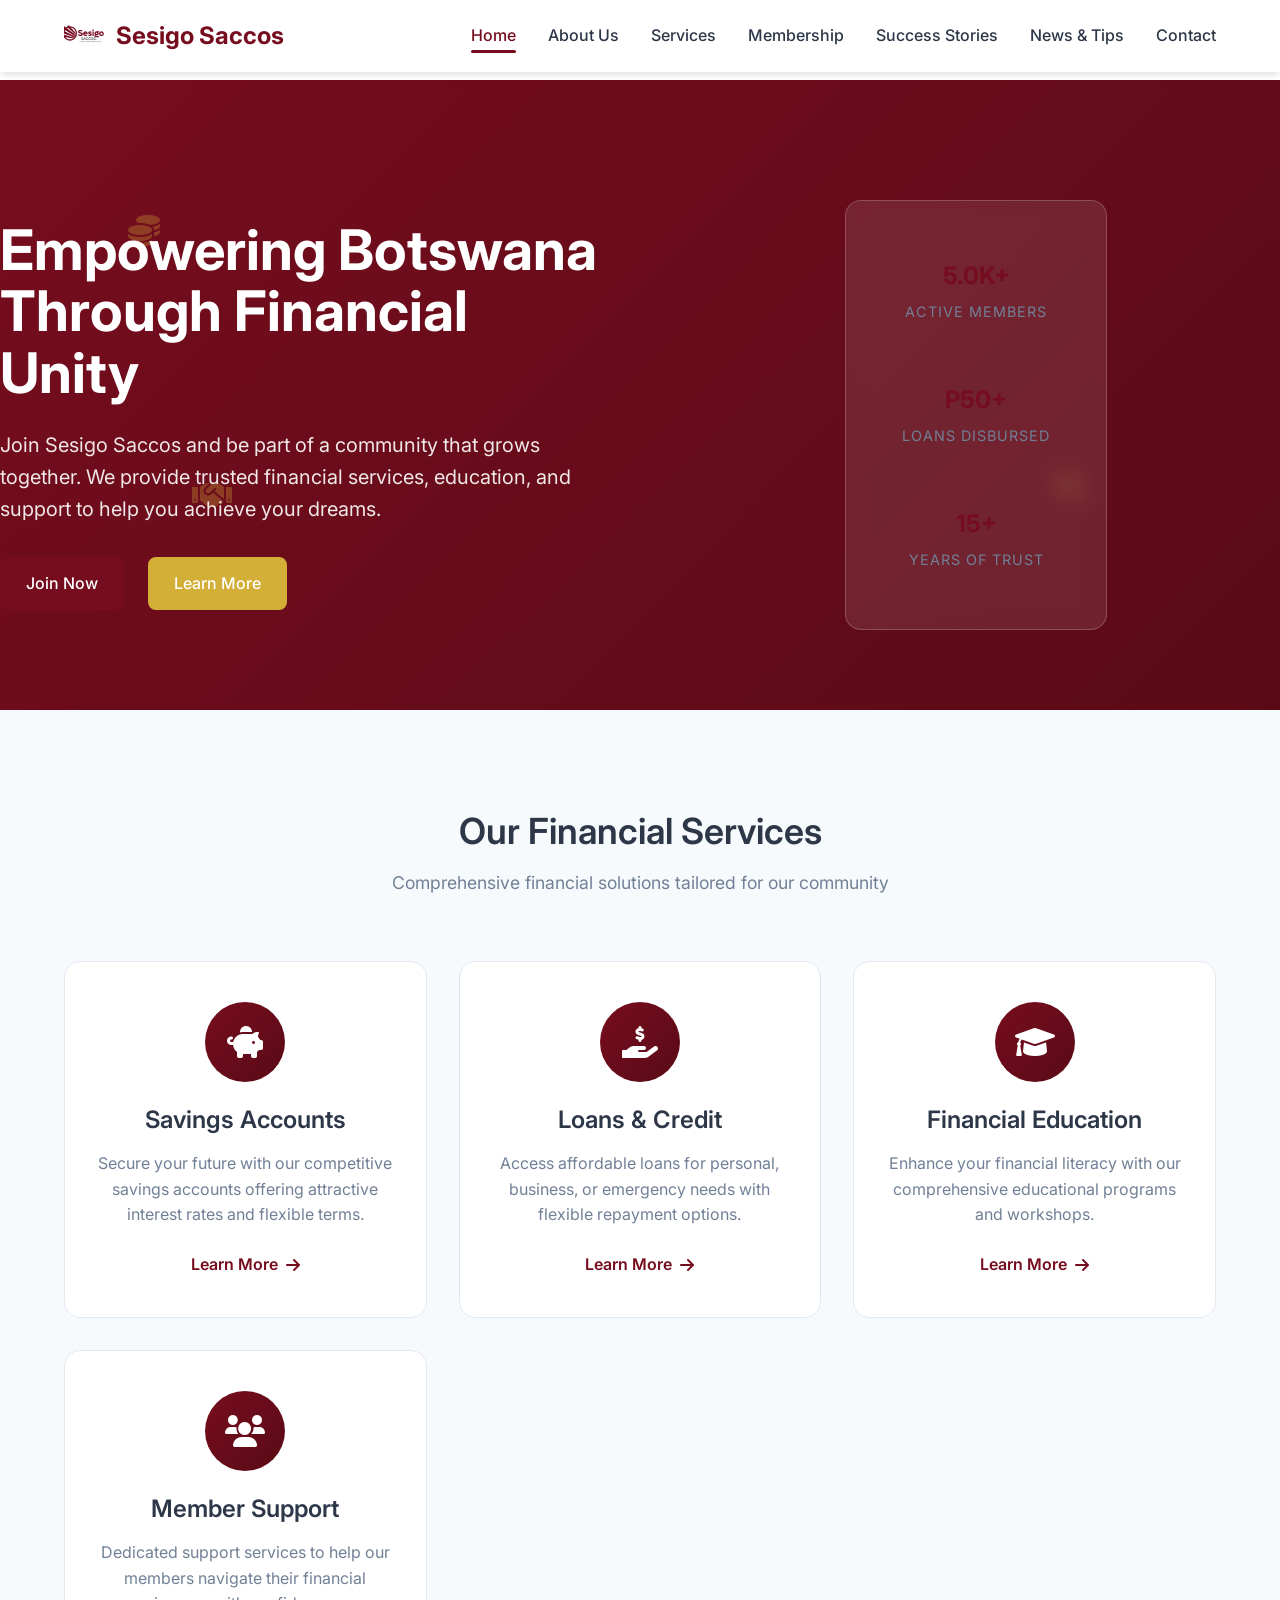
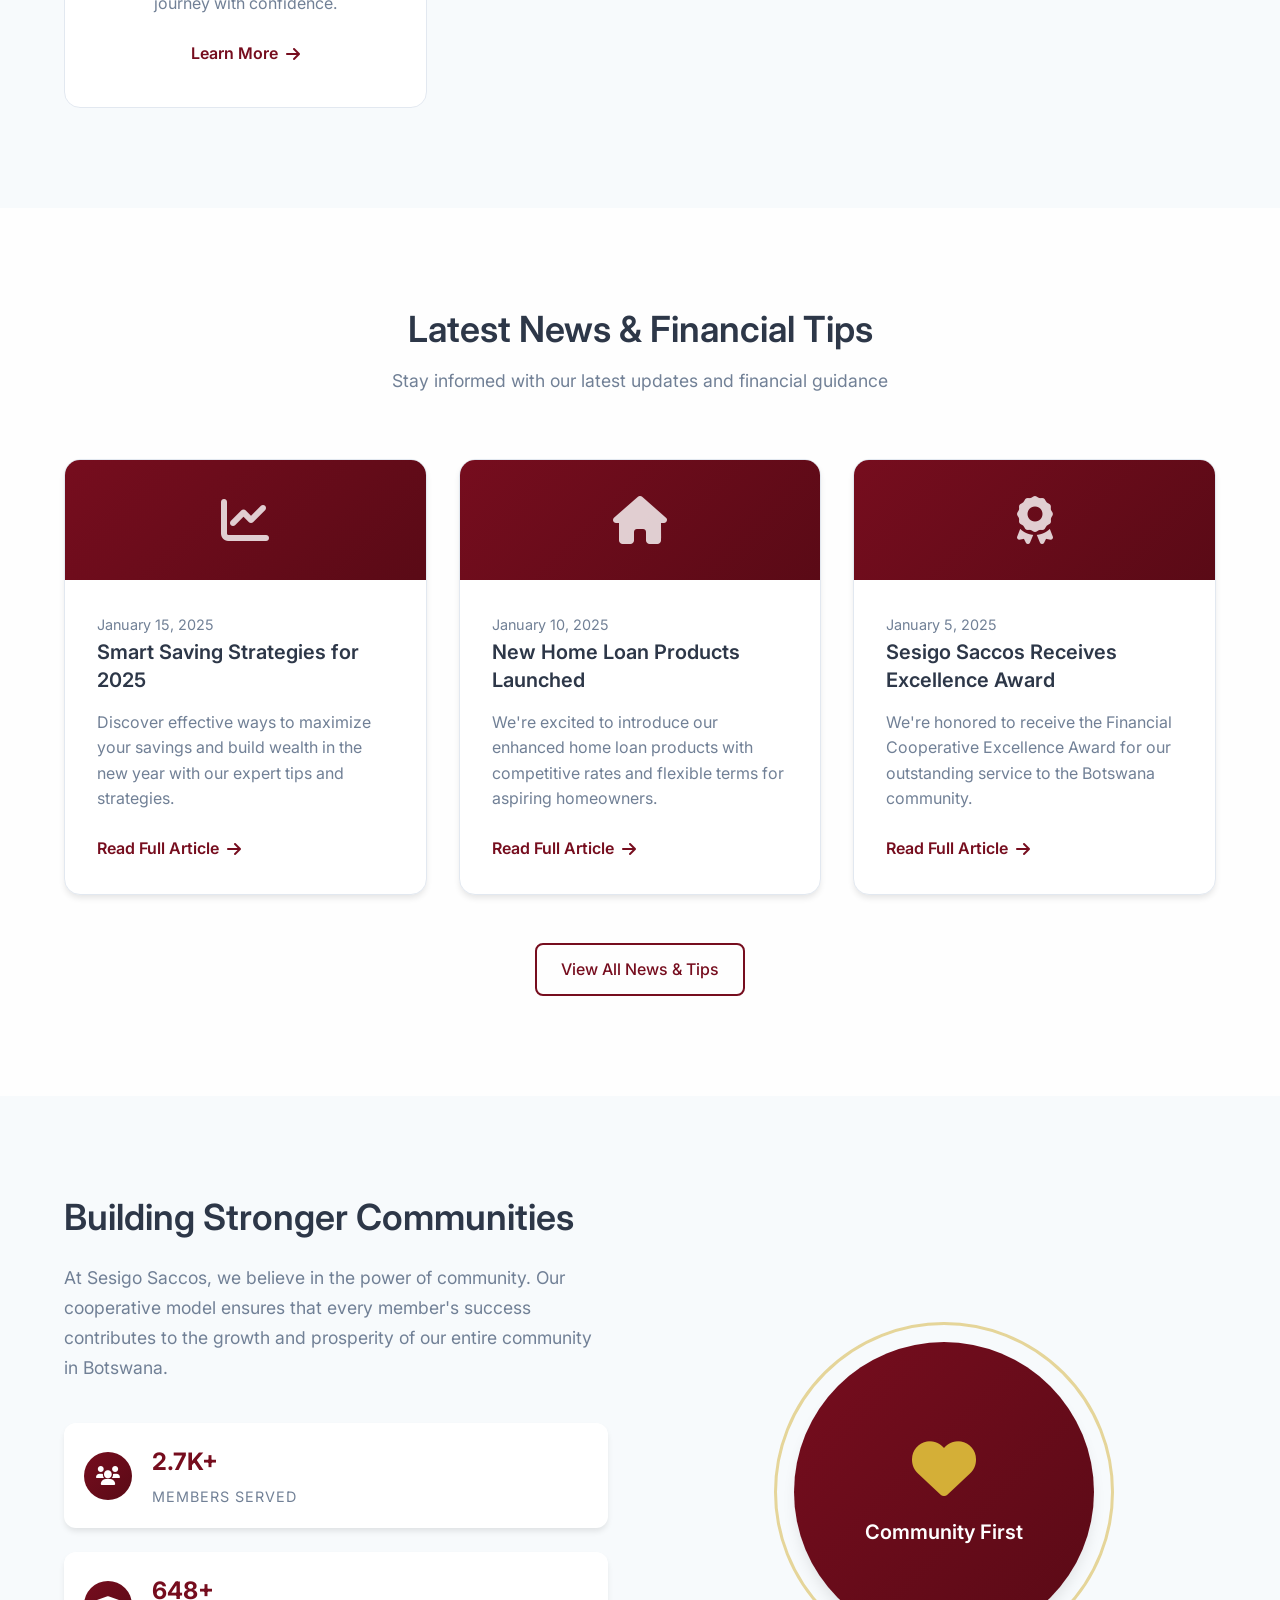
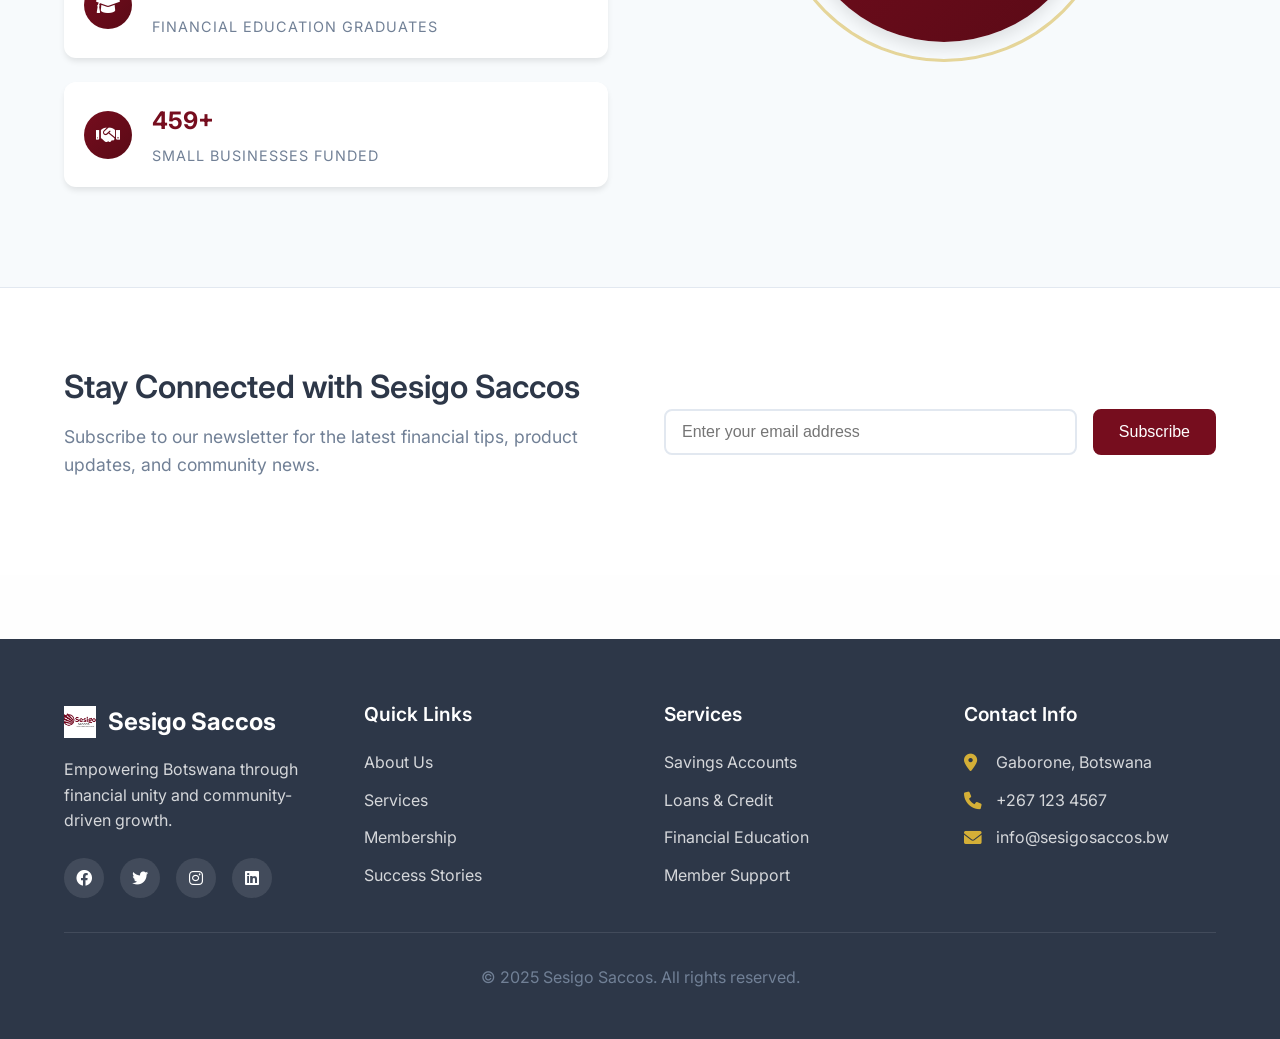
<file: SESIGO PROJECT/project/index.html>
<!DOCTYPE html>
<html lang="en">
<head>
    <meta charset="UTF-8">
    <meta name="viewport" content="width=device-width, initial-scale=1.0">
    <title>Sesigo Saccos - Your Trusted Financial Partner</title>
    <meta name="description" content="Sesigo Saccos is a leading financial cooperative in Botswana offering savings accounts, loans, and financial education to empower our community.">
    <link rel="stylesheet" href="./css/style.css">
    <link rel="stylesheet" href="./css/homepage.css">
    <link href="https://fonts.googleapis.com/css2?family=Inter:wght@300;400;500;600;700&display=swap" rel="stylesheet">
    <link rel="stylesheet" href="https://cdnjs.cloudflare.com/ajax/libs/font-awesome/6.0.0/css/all.min.css">
</head>
<body>
    <!-- Navigation -->
    <nav class="navbar">
        <div class="nav-container">
            <div class="nav-logo">
                <img src="./public/SESIGO.jpg" alt="Sesigo Saccos Logo" class="logo-img">
                <span>Sesigo Saccos</span>
            </div>
            <ul class="nav-menu">
                <li class="nav-item">
                    <a href="./" class="nav-link active">Home</a>
                </li>
                <li class="nav-item">
                    <a href="./about.html" class="nav-link">About Us</a>
                </li>
                <li class="nav-item">
                    <a href="./services.html" class="nav-link">Services</a>
                </li>
                <li class="nav-item">
                    <a href="./membership.html" class="nav-link">Membership</a>
                </li>
                <li class="nav-item">
                    <a href="./testimonials.html" class="nav-link">Success Stories</a>
                </li>
                <li class="nav-item">
                    <a href="./news.html" class="nav-link">News & Tips</a>
                </li>
                <li class="nav-item">
                    <a href="./contact.html" class="nav-link">Contact</a>
                </li>
            </ul>
            <div class="hamburger">
                <span class="bar"></span>
                <span class="bar"></span>
                <span class="bar"></span>
            </div>
        </div>
    </nav>

    <!-- Hero Section -->
    <section class="hero">
        <div class="hero-content">
            <div class="hero-text">
                <h1 class="hero-title">Empowering Botswana Through Financial Unity</h1>
                <p class="hero-subtitle">Join Sesigo Saccos and be part of a community that grows together. We provide trusted financial services, education, and support to help you achieve your dreams.</p>
                <div class="hero-buttons">
                    <a href="./membership.html" class="btn btn-primary">Join Now</a>
                    <a href="./about.html" class="btn btn-secondary">Learn More</a>
                </div>
            </div>
            <div class="hero-visual">
                <div class="hero-stats">
                    <div class="stat">
                        <span class="stat-number">5,000+</span>
                        <span class="stat-label">Active Members</span>
                    </div>
                    <div class="stat">
                        <span class="stat-number">P50M+</span>
                        <span class="stat-label">Loans Disbursed</span>
                    </div>
                    <div class="stat">
                        <span class="stat-number">15+</span>
                        <span class="stat-label">Years of Trust</span>
                    </div>
                </div>
            </div>
        </div>
        <div class="hero-animation">
            <div class="floating-icon" style="--delay: 0s">
                <i class="fas fa-coins"></i>
            </div>
            <div class="floating-icon" style="--delay: 1s">
                <i class="fas fa-chart-line"></i>
            </div>
            <div class="floating-icon" style="--delay: 2s">
                <i class="fas fa-handshake"></i>
            </div>
        </div>
    </section>

    <!-- Services Overview -->
    <section class="services-overview">
        <div class="container">
            <div class="section-header">
                <h2>Our Financial Services</h2>
                <p>Comprehensive financial solutions tailored for our community</p>
            </div>
            <div class="services-grid">
                <div class="service-card">
                    <div class="service-icon">
                        <i class="fas fa-piggy-bank"></i>
                    </div>
                    <h3>Savings Accounts</h3>
                    <p>Secure your future with our competitive savings accounts offering attractive interest rates and flexible terms.</p>
                    <a href="./services.html#savings" class="service-link">Learn More <i class="fas fa-arrow-right"></i></a>
                </div>
                <div class="service-card">
                    <div class="service-icon">
                        <i class="fas fa-hand-holding-usd"></i>
                    </div>
                    <h3>Loans & Credit</h3>
                    <p>Access affordable loans for personal, business, or emergency needs with flexible repayment options.</p>
                    <a href="./services.html#loans" class="service-link">Learn More <i class="fas fa-arrow-right"></i></a>
                </div>
                <div class="service-card">
                    <div class="service-icon">
                        <i class="fas fa-graduation-cap"></i>
                    </div>
                    <h3>Financial Education</h3>
                    <p>Enhance your financial literacy with our comprehensive educational programs and workshops.</p>
                    <a href="./services.html#education" class="service-link">Learn More <i class="fas fa-arrow-right"></i></a>
                </div>
                <div class="service-card">
                    <div class="service-icon">
                        <i class="fas fa-users"></i>
                    </div>
                    <h3>Member Support</h3>
                    <p>Dedicated support services to help our members navigate their financial journey with confidence.</p>
                    <a href="./services.html#support" class="service-link">Learn More <i class="fas fa-arrow-right"></i></a>
                </div>
            </div>
        </div>
    </section>

    <!-- News & Updates -->
    <section class="news-updates">
        <div class="container">
            <div class="section-header">
                <h2>Latest News & Financial Tips</h2>
                <p>Stay informed with our latest updates and financial guidance</p>
            </div>
            <div class="news-grid">
                <article class="news-card">
                    <div class="news-image">
                        <i class="fas fa-chart-line"></i>
                    </div>
                    <div class="news-content">
                        <span class="news-date">January 15, 2025</span>
                        <h3>Smart Saving Strategies for 2025</h3>
                        <p>Discover effective ways to maximize your savings and build wealth in the new year with our expert tips and strategies.</p>
                        <a href="./news.html#article-1" class="news-link">Read Full Article <i class="fas fa-arrow-right"></i></a>
                    </div>
                </article>
                <article class="news-card">
                    <div class="news-image">
                        <i class="fas fa-home"></i>
                    </div>
                    <div class="news-content">
                        <span class="news-date">January 10, 2025</span>
                        <h3>New Home Loan Products Launched</h3>
                        <p>We're excited to introduce our enhanced home loan products with competitive rates and flexible terms for aspiring homeowners.</p>
                        <a href="./news.html#article-2" class="news-link">Read Full Article <i class="fas fa-arrow-right"></i></a>
                    </div>
                </article>
                <article class="news-card">
                    <div class="news-image">
                        <i class="fas fa-award"></i>
                    </div>
                    <div class="news-content">
                        <span class="news-date">January 5, 2025</span>
                        <h3>Sesigo Saccos Receives Excellence Award</h3>
                        <p>We're honored to receive the Financial Cooperative Excellence Award for our outstanding service to the Botswana community.</p>
                        <a href="./news.html#article-3" class="news-link">Read Full Article <i class="fas fa-arrow-right"></i></a>
                    </div>
                </article>
            </div>
            <div class="news-cta">
                <a href="./news.html" class="btn btn-outline">View All News & Tips</a>
            </div>
        </div>
    </section>

    <!-- Community Impact -->
    <section class="community-impact">
        <div class="container">
            <div class="impact-content">
                <div class="impact-text">
                    <h2>Building Stronger Communities</h2>
                    <p>At Sesigo Saccos, we believe in the power of community. Our cooperative model ensures that every member's success contributes to the growth and prosperity of our entire community in Botswana.</p>
                    <div class="impact-stats">
                        <div class="impact-stat">
                            <i class="fas fa-users"></i>
                            <div class="stat-info">
                                <span class="stat-number">5,000+</span>
                                <span class="stat-label">Members Served</span>
                            </div>
                        </div>
                        <div class="impact-stat">
                            <i class="fas fa-graduation-cap"></i>
                            <div class="stat-info">
                                <span class="stat-number">1,200+</span>
                                <span class="stat-label">Financial Education Graduates</span>
                            </div>
                        </div>
                        <div class="impact-stat">
                            <i class="fas fa-handshake"></i>
                            <div class="stat-info">
                                <span class="stat-number">850+</span>
                                <span class="stat-label">Small Businesses Funded</span>
                            </div>
                        </div>
                    </div>
                </div>
                <div class="impact-visual">
                    <div class="community-graphic">
                        <div class="community-circle">
                            <i class="fas fa-heart"></i>
                            <span>Community First</span>
                        </div>
                    </div>
                </div>
            </div>
        </div>
    </section>

    <!-- Newsletter Subscription -->
    <section class="newsletter">
        <div class="container">
            <div class="newsletter-content">
                <div class="newsletter-text">
                    <h3>Stay Connected with Sesigo Saccos</h3>
                    <p>Subscribe to our newsletter for the latest financial tips, product updates, and community news.</p>
                </div>
                <form class="newsletter-form" id="newsletterForm">
                    <input type="email" id="newsletterEmail" placeholder="Enter your email address" required>
                    <button type="submit" class="btn btn-primary">Subscribe</button>
                </form>
            </div>
        </div>
    </section>

    <!-- Footer -->
    <footer class="footer">
        <div class="container">
            <div class="footer-content">
                <div class="footer-section">
                    <div class="footer-logo">
                        <img src="./public/SESIGO.jpg" alt="Sesigo Saccos Logo" class="footer-logo-img">
                        <span>Sesigo Saccos</span>
                    </div>
                    <p>Empowering Botswana through financial unity and community-driven growth.</p>
                    <div class="social-links">
                        <a href="#" class="social-link"><i class="fab fa-facebook"></i></a>
                        <a href="#" class="social-link"><i class="fab fa-twitter"></i></a>
                        <a href="#" class="social-link"><i class="fab fa-instagram"></i></a>
                        <a href="#" class="social-link"><i class="fab fa-linkedin"></i></a>
                    </div>
                </div>
                <div class="footer-section">
                    <h4>Quick Links</h4>
                    <ul class="footer-links">
                        <li><a href="./about.html">About Us</a></li>
                        <li><a href="./services.html">Services</a></li>
                        <li><a href="./membership.html">Membership</a></li>
                        <li><a href="./testimonials.html">Success Stories</a></li>
                    </ul>
                </div>
                <div class="footer-section">
                    <h4>Services</h4>
                    <ul class="footer-links">
                        <li><a href="./services.html#savings">Savings Accounts</a></li>
                        <li><a href="./services.html#loans">Loans & Credit</a></li>
                        <li><a href="./services.html#education">Financial Education</a></li>
                        <li><a href="./services.html#support">Member Support</a></li>
                    </ul>
                </div>
                <div class="footer-section">
                    <h4>Contact Info</h4>
                    <div class="contact-info">
                        <div class="contact-item">
                            <i class="fas fa-map-marker-alt"></i>
                            <span>Gaborone, Botswana</span>
                        </div>
                        <div class="contact-item">
                            <i class="fas fa-phone"></i>
                            <span>+267 123 4567</span>
                        </div>
                        <div class="contact-item">
                            <i class="fas fa-envelope"></i>
                            <span>info@sesigosaccos.bw</span>
                        </div>
                    </div>
                </div>
            </div>
            <div class="footer-bottom">
                <p>&copy; 2025 Sesigo Saccos. All rights reserved.</p>
            </div>
        </div>
    </footer>

    <script src="./js/main.js"></script>
    <script src="./js/homepage.js"></script>
</body>
</html>
</file>
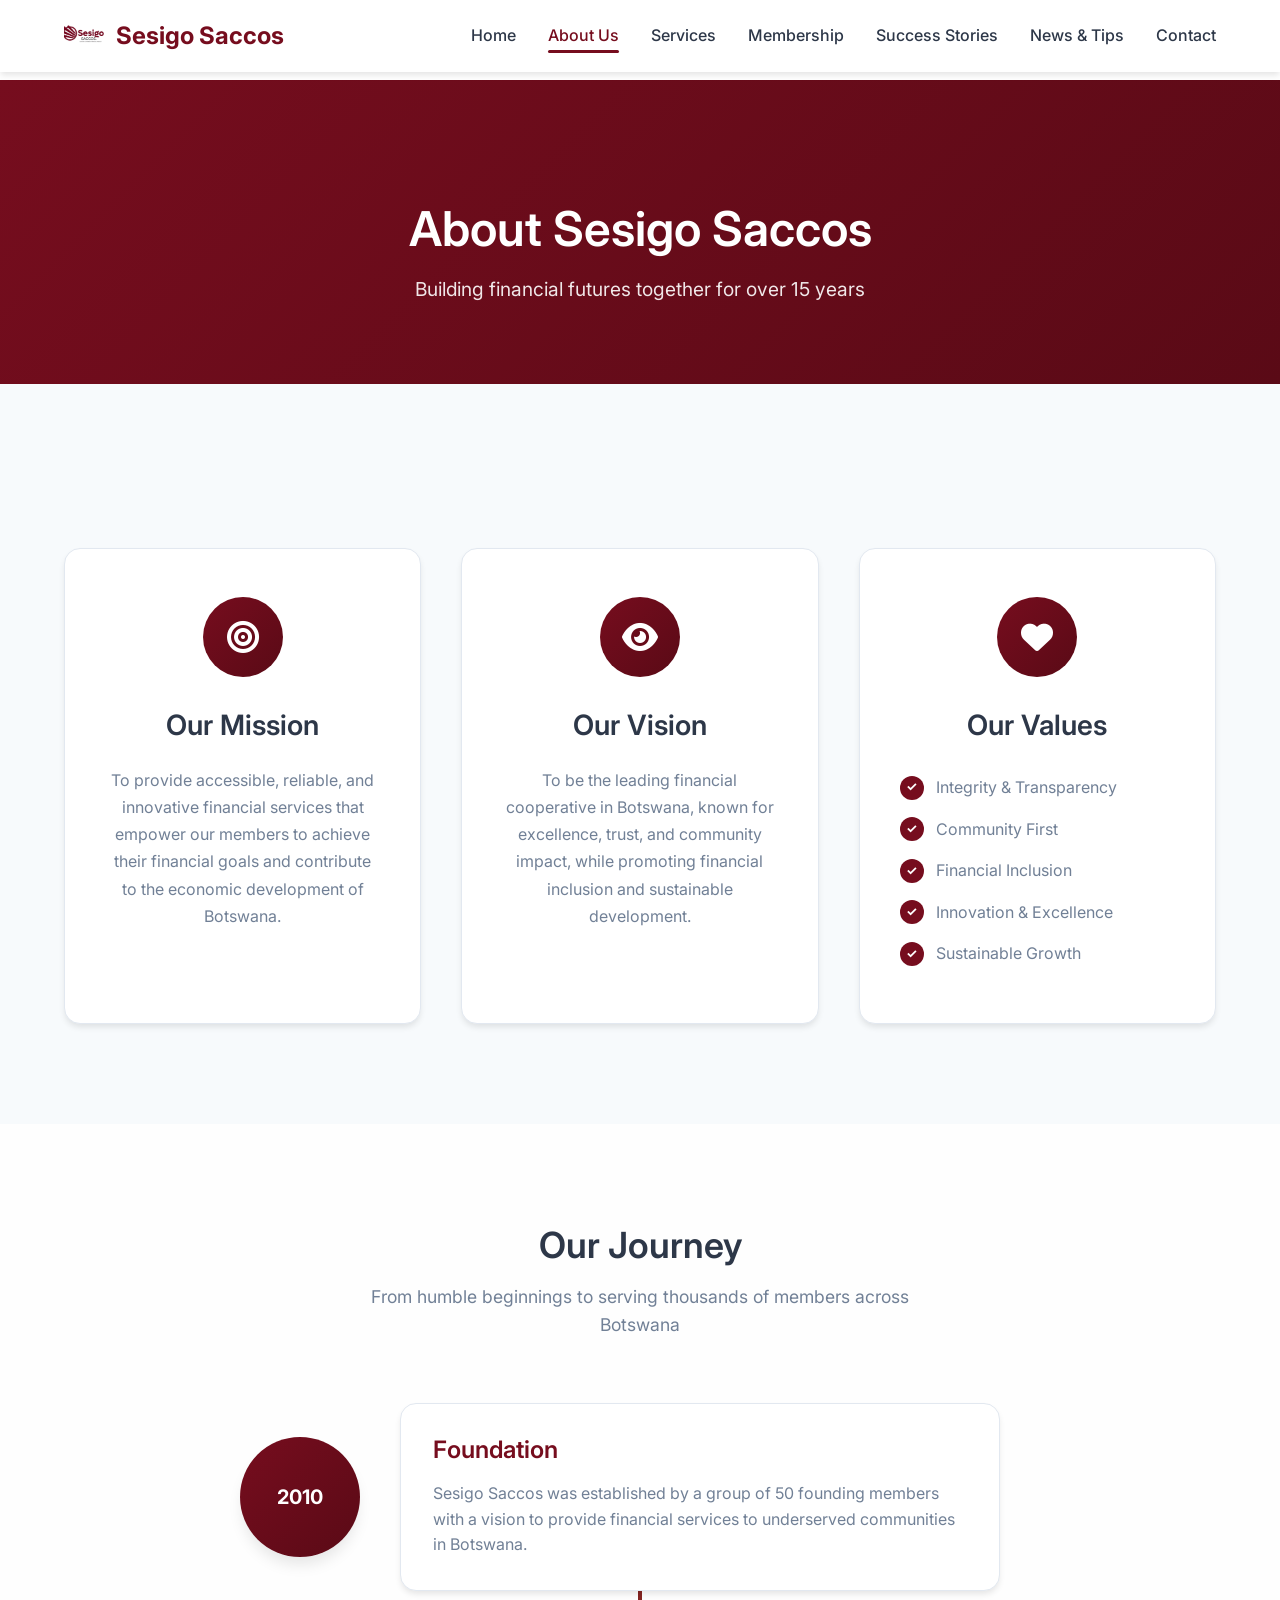
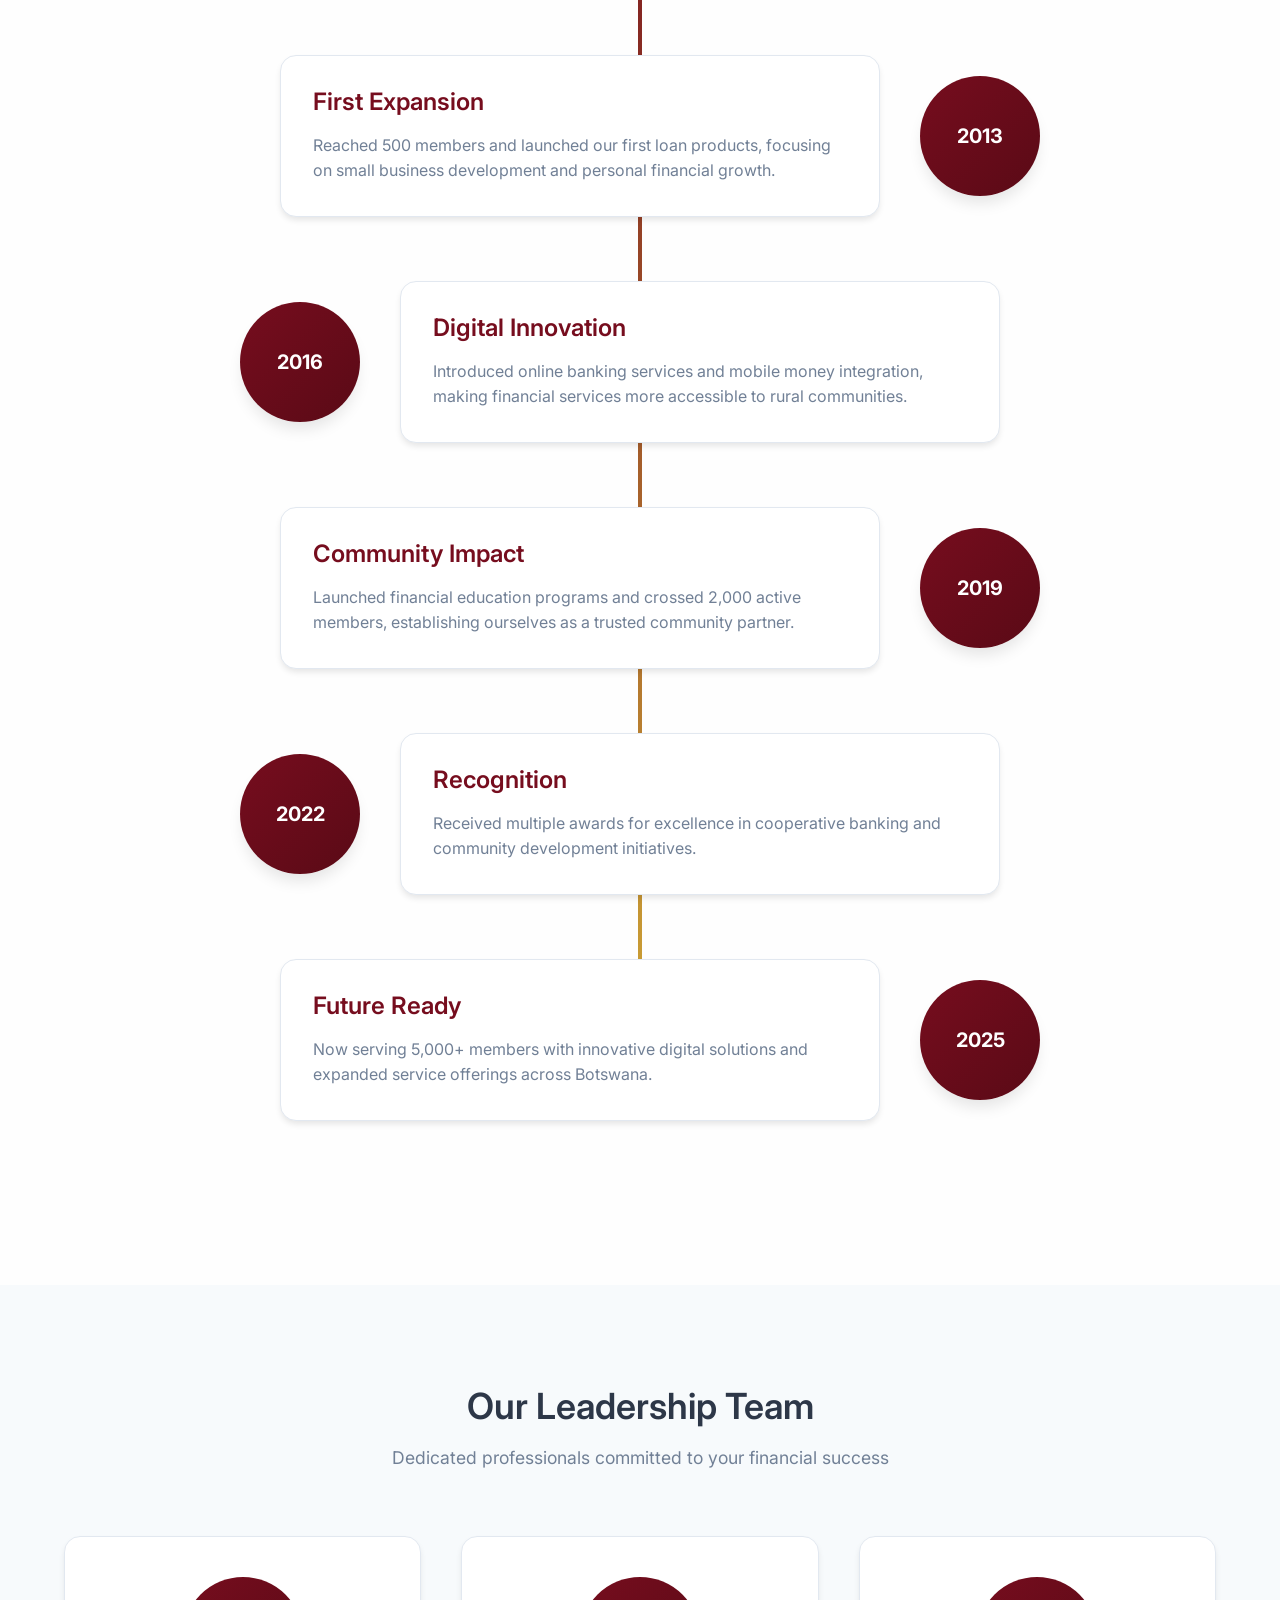
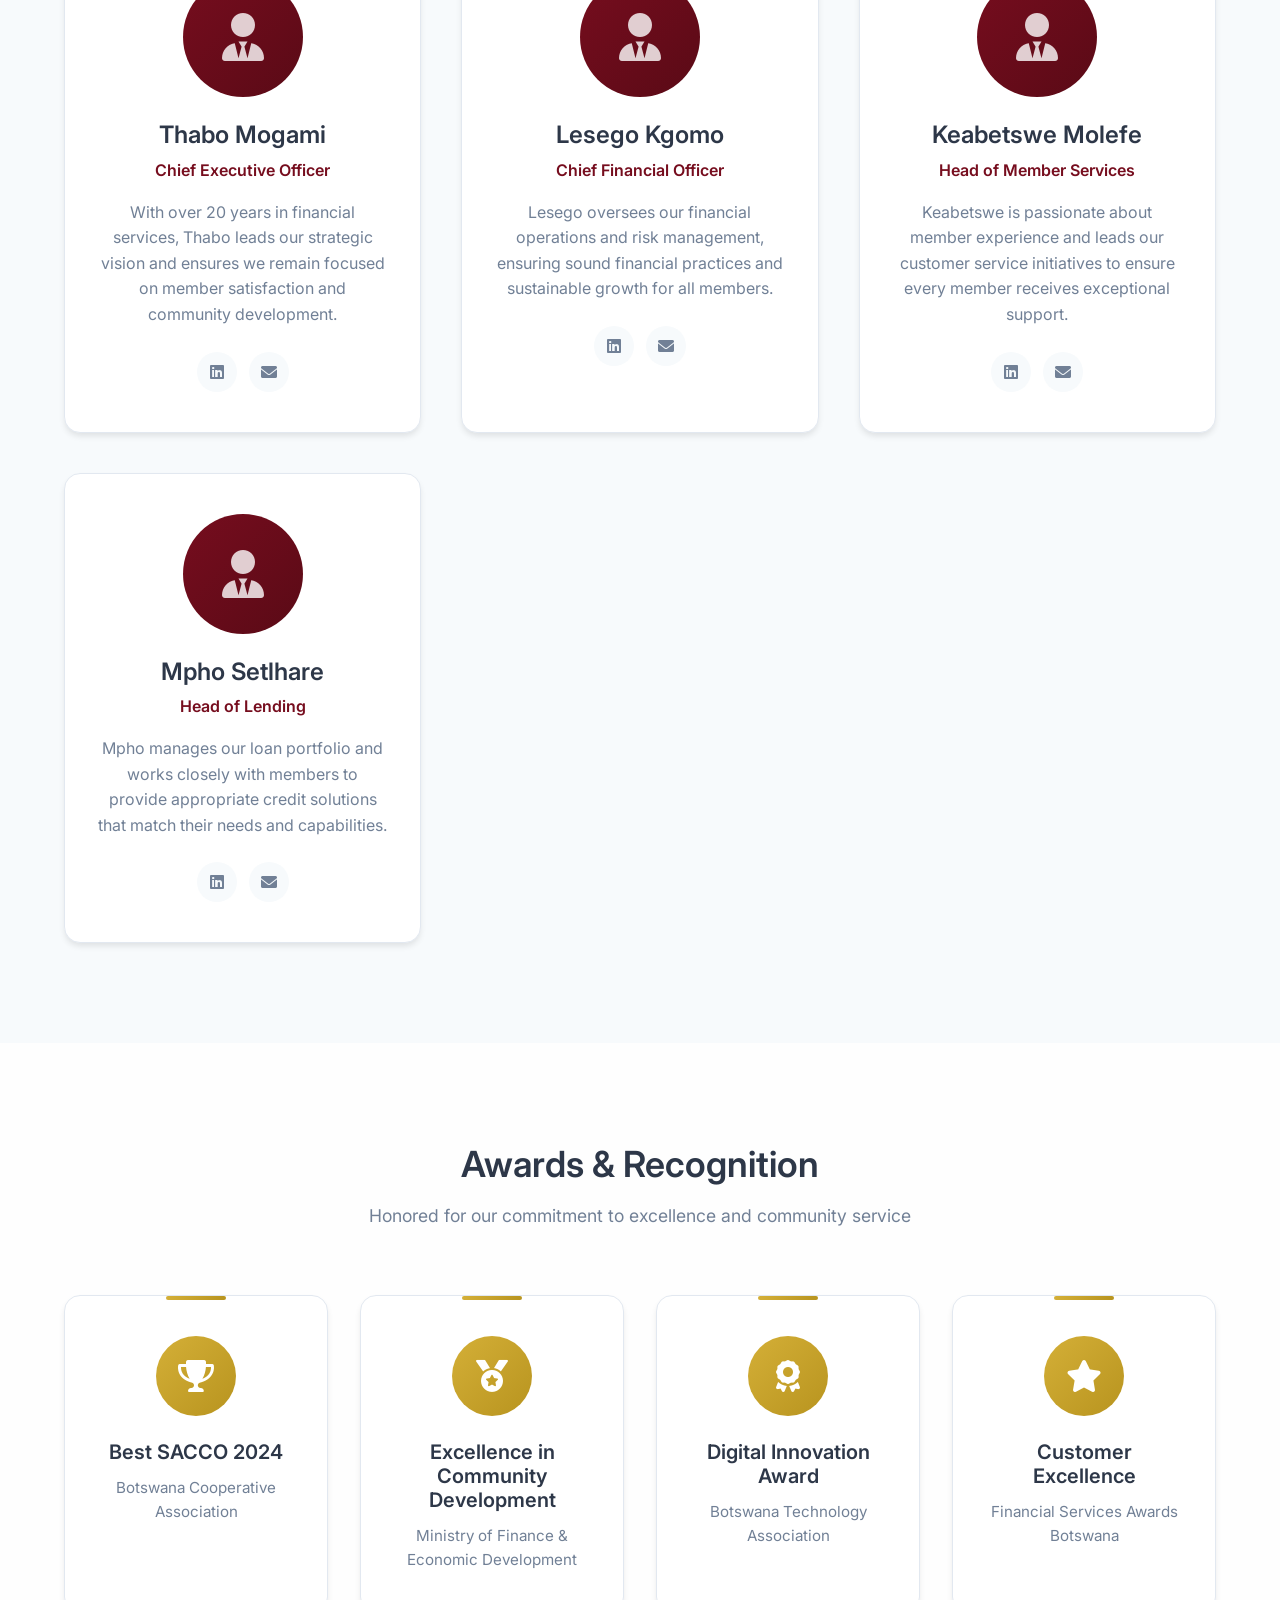
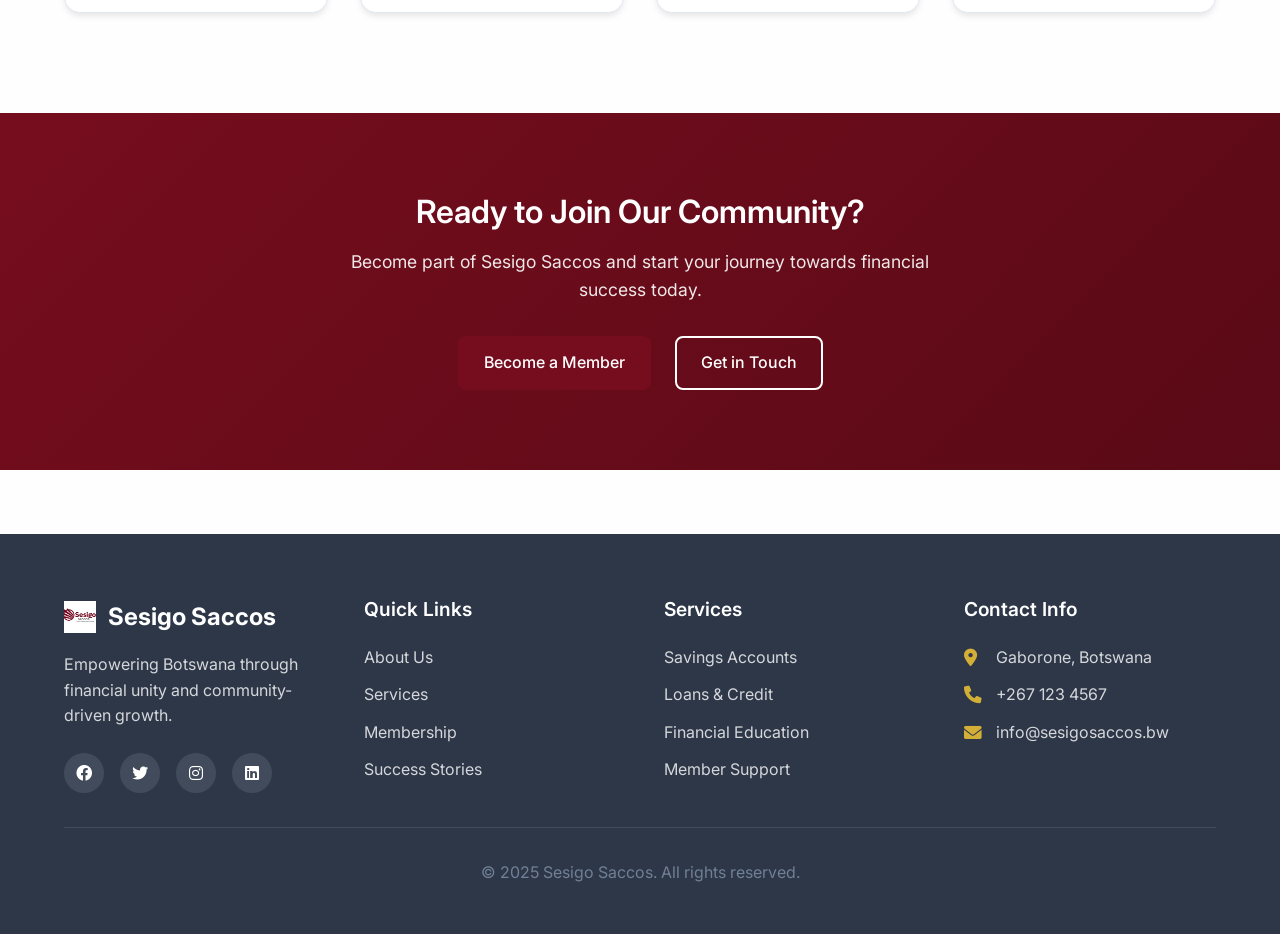
<file: SESIGO PROJECT/project/about.html>
<!DOCTYPE html>
<html lang="en">
<head>
    <meta charset="UTF-8">
    <meta name="viewport" content="width=device-width, initial-scale=1.0">
    <title>About Us - Sesigo Saccos</title>
    <meta name="description" content="Learn about Sesigo Saccos' history, mission, vision, and the dedicated team serving Botswana's financial community.">
    <link rel="stylesheet" href="./css/style.css">
    <link rel="stylesheet" href="./css/about.css">
    <link href="https://fonts.googleapis.com/css2?family=Inter:wght@300;400;500;600;700&display=swap" rel="stylesheet">
    <link rel="stylesheet" href="https://cdnjs.cloudflare.com/ajax/libs/font-awesome/6.0.0/css/all.min.css">
</head>
<body>
    <!-- Navigation -->
    <nav class="navbar">
        <div class="nav-container">
            <div class="nav-logo">
                <img src="./public/SESIGO.jpg" alt="Sesigo Saccos Logo" class="logo-img">
                <span>Sesigo Saccos</span>
            </div>
            <ul class="nav-menu">
                <li class="nav-item">
                    <a href="./" class="nav-link">Home</a>
                </li>
                <li class="nav-item">
                    <a href="./about.html" class="nav-link active">About Us</a>
                </li>
                <li class="nav-item">
                    <a href="./services.html" class="nav-link">Services</a>
                </li>
                <li class="nav-item">
                    <a href="./membership.html" class="nav-link">Membership</a>
                </li>
                <li class="nav-item">
                    <a href="./testimonials.html" class="nav-link">Success Stories</a>
                </li>
                <li class="nav-item">
                    <a href="./news.html" class="nav-link">News & Tips</a>
                </li>
                <li class="nav-item">
                    <a href="./contact.html" class="nav-link">Contact</a>
                </li>
            </ul>
            <div class="hamburger">
                <span class="bar"></span>
                <span class="bar"></span>
                <span class="bar"></span>
            </div>
        </div>
    </nav>

    <!-- Page Header -->
    <section class="page-header">
        <div class="container">
            <h1>About Sesigo Saccos</h1>
            <p>Building financial futures together for over 15 years</p>
        </div>
    </section>

    <!-- Mission & Vision -->
    <section class="mission-vision">
        <div class="container">
            <div class="mv-grid">
                <div class="mv-card">
                    <div class="mv-icon">
                        <i class="fas fa-bullseye"></i>
                    </div>
                    <h3>Our Mission</h3>
                    <p>To provide accessible, reliable, and innovative financial services that empower our members to achieve their financial goals and contribute to the economic development of Botswana.</p>
                </div>
                <div class="mv-card">
                    <div class="mv-icon">
                        <i class="fas fa-eye"></i>
                    </div>
                    <h3>Our Vision</h3>
                    <p>To be the leading financial cooperative in Botswana, known for excellence, trust, and community impact, while promoting financial inclusion and sustainable development.</p>
                </div>
                <div class="mv-card">
                    <div class="mv-icon">
                        <i class="fas fa-heart"></i>
                    </div>
                    <h3>Our Values</h3>
                    <ul class="values-list">
                        <li>Integrity & Transparency</li>
                        <li>Community First</li>
                        <li>Financial Inclusion</li>
                        <li>Innovation & Excellence</li>
                        <li>Sustainable Growth</li>
                    </ul>
                </div>
            </div>
        </div>
    </section>

    <!-- Company History -->
    <section class="company-history">
        <div class="container">
            <div class="section-header">
                <h2>Our Journey</h2>
                <p>From humble beginnings to serving thousands of members across Botswana</p>
            </div>
            <div class="timeline">
                <div class="timeline-item">
                    <div class="timeline-year">2010</div>
                    <div class="timeline-content">
                        <h4>Foundation</h4>
                        <p>Sesigo Saccos was established by a group of 50 founding members with a vision to provide financial services to underserved communities in Botswana.</p>
                    </div>
                </div>
                <div class="timeline-item">
                    <div class="timeline-year">2013</div>
                    <div class="timeline-content">
                        <h4>First Expansion</h4>
                        <p>Reached 500 members and launched our first loan products, focusing on small business development and personal financial growth.</p>
                    </div>
                </div>
                <div class="timeline-item">
                    <div class="timeline-year">2016</div>
                    <div class="timeline-content">
                        <h4>Digital Innovation</h4>
                        <p>Introduced online banking services and mobile money integration, making financial services more accessible to rural communities.</p>
                    </div>
                </div>
                <div class="timeline-item">
                    <div class="timeline-year">2019</div>
                    <div class="timeline-content">
                        <h4>Community Impact</h4>
                        <p>Launched financial education programs and crossed 2,000 active members, establishing ourselves as a trusted community partner.</p>
                    </div>
                </div>
                <div class="timeline-item">
                    <div class="timeline-year">2022</div>
                    <div class="timeline-content">
                        <h4>Recognition</h4>
                        <p>Received multiple awards for excellence in cooperative banking and community development initiatives.</p>
                    </div>
                </div>
                <div class="timeline-item">
                    <div class="timeline-year">2025</div>
                    <div class="timeline-content">
                        <h4>Future Ready</h4>
                        <p>Now serving 5,000+ members with innovative digital solutions and expanded service offerings across Botswana.</p>
                    </div>
                </div>
            </div>
        </div>
    </section>

    <!-- Leadership Team -->
    <section class="leadership-team">
        <div class="container">
            <div class="section-header">
                <h2>Our Leadership Team</h2>
                <p>Dedicated professionals committed to your financial success</p>
            </div>
            <div class="team-grid">
                <div class="team-member">
                    <div class="member-photo">
                        <i class="fas fa-user-tie"></i>
                    </div>
                    <div class="member-info">
                        <h4>Thabo Mogami</h4>
                        <span class="member-position">Chief Executive Officer</span>
                        <p>With over 20 years in financial services, Thabo leads our strategic vision and ensures we remain focused on member satisfaction and community development.</p>
                        <div class="member-social">
                            <a href="#"><i class="fab fa-linkedin"></i></a>
                            <a href="#"><i class="fas fa-envelope"></i></a>
                        </div>
                    </div>
                </div>
                <div class="team-member">
                    <div class="member-photo">
                        <i class="fas fa-user-tie"></i>
                    </div>
                    <div class="member-info">
                        <h4>Lesego Kgomo</h4>
                        <span class="member-position">Chief Financial Officer</span>
                        <p>Lesego oversees our financial operations and risk management, ensuring sound financial practices and sustainable growth for all members.</p>
                        <div class="member-social">
                            <a href="#"><i class="fab fa-linkedin"></i></a>
                            <a href="#"><i class="fas fa-envelope"></i></a>
                        </div>
                    </div>
                </div>
                <div class="team-member">
                    <div class="member-photo">
                        <i class="fas fa-user-tie"></i>
                    </div>
                    <div class="member-info">
                        <h4>Keabetswe Molefe</h4>
                        <span class="member-position">Head of Member Services</span>
                        <p>Keabetswe is passionate about member experience and leads our customer service initiatives to ensure every member receives exceptional support.</p>
                        <div class="member-social">
                            <a href="#"><i class="fab fa-linkedin"></i></a>
                            <a href="#"><i class="fas fa-envelope"></i></a>
                        </div>
                    </div>
                </div>
                <div class="team-member">
                    <div class="member-photo">
                        <i class="fas fa-user-tie"></i>
                    </div>
                    <div class="member-info">
                        <h4>Mpho Setlhare</h4>
                        <span class="member-position">Head of Lending</span>
                        <p>Mpho manages our loan portfolio and works closely with members to provide appropriate credit solutions that match their needs and capabilities.</p>
                        <div class="member-social">
                            <a href="#"><i class="fab fa-linkedin"></i></a>
                            <a href="#"><i class="fas fa-envelope"></i></a>
                        </div>
                    </div>
                </div>
            </div>
        </div>
    </section>

    <!-- Awards & Recognition -->
    <section class="awards">
        <div class="container">
            <div class="section-header">
                <h2>Awards & Recognition</h2>
                <p>Honored for our commitment to excellence and community service</p>
            </div>
            <div class="awards-grid">
                <div class="award-item">
                    <div class="award-icon">
                        <i class="fas fa-trophy"></i>
                    </div>
                    <h4>Best SACCO 2024</h4>
                    <p>Botswana Cooperative Association</p>
                </div>
                <div class="award-item">
                    <div class="award-icon">
                        <i class="fas fa-medal"></i>
                    </div>
                    <h4>Excellence in Community Development</h4>
                    <p>Ministry of Finance & Economic Development</p>
                </div>
                <div class="award-item">
                    <div class="award-icon">
                        <i class="fas fa-award"></i>
                    </div>
                    <h4>Digital Innovation Award</h4>
                    <p>Botswana Technology Association</p>
                </div>
                <div class="award-item">
                    <div class="award-icon">
                        <i class="fas fa-star"></i>
                    </div>
                    <h4>Customer Excellence</h4>
                    <p>Financial Services Awards Botswana</p>
                </div>
            </div>
        </div>
    </section>

    <!-- Call to Action -->
    <section class="cta">
        <div class="container">
            <div class="cta-content">
                <h3>Ready to Join Our Community?</h3>
                <p>Become part of Sesigo Saccos and start your journey towards financial success today.</p>
                <div class="cta-buttons">
                    <a href="./membership.html" class="btn btn-primary">Become a Member</a>
                    <a href="./contact.html" class="btn btn-outline">Get in Touch</a>
                </div>
            </div>
        </div>
    </section>

    <!-- Footer -->
    <footer class="footer">
        <div class="container">
            <div class="footer-content">
                <div class="footer-section">
                    <div class="footer-logo">
                        <img src="./public/SESIGO.jpg" alt="Sesigo Saccos Logo" class="footer-logo-img">
                        <span>Sesigo Saccos</span>
                    </div>
                    <p>Empowering Botswana through financial unity and community-driven growth.</p>
                    <div class="social-links">
                        <a href="#" class="social-link"><i class="fab fa-facebook"></i></a>
                        <a href="#" class="social-link"><i class="fab fa-twitter"></i></a>
                        <a href="#" class="social-link"><i class="fab fa-instagram"></i></a>
                        <a href="#" class="social-link"><i class="fab fa-linkedin"></i></a>
                    </div>
                </div>
                <div class="footer-section">
                    <h4>Quick Links</h4>
                    <ul class="footer-links">
                        <li><a href="./about.html">About Us</a></li>
                        <li><a href="./services.html">Services</a></li>
                        <li><a href="./membership.html">Membership</a></li>
                        <li><a href="./testimonials.html">Success Stories</a></li>
                    </ul>
                </div>
                <div class="footer-section">
                    <h4>Services</h4>
                    <ul class="footer-links">
                        <li><a href="./services.html#savings">Savings Accounts</a></li>
                        <li><a href="./services.html#loans">Loans & Credit</a></li>
                        <li><a href="./services.html#education">Financial Education</a></li>
                        <li><a href="./services.html#support">Member Support</a></li>
                    </ul>
                </div>
                <div class="footer-section">
                    <h4>Contact Info</h4>
                    <div class="contact-info">
                        <div class="contact-item">
                            <i class="fas fa-map-marker-alt"></i>
                            <span>Gaborone, Botswana</span>
                        </div>
                        <div class="contact-item">
                            <i class="fas fa-phone"></i>
                            <span>+267 123 4567</span>
                        </div>
                        <div class="contact-item">
                            <i class="fas fa-envelope"></i>
                            <span>info@sesigosaccos.bw</span>
                        </div>
                    </div>
                </div>
            </div>
            <div class="footer-bottom">
                <p>&copy; 2025 Sesigo Saccos. All rights reserved.</p>
            </div>
        </div>
    </footer>

    <script src="./js/main.js"></script>
</body>
</html>
</file>
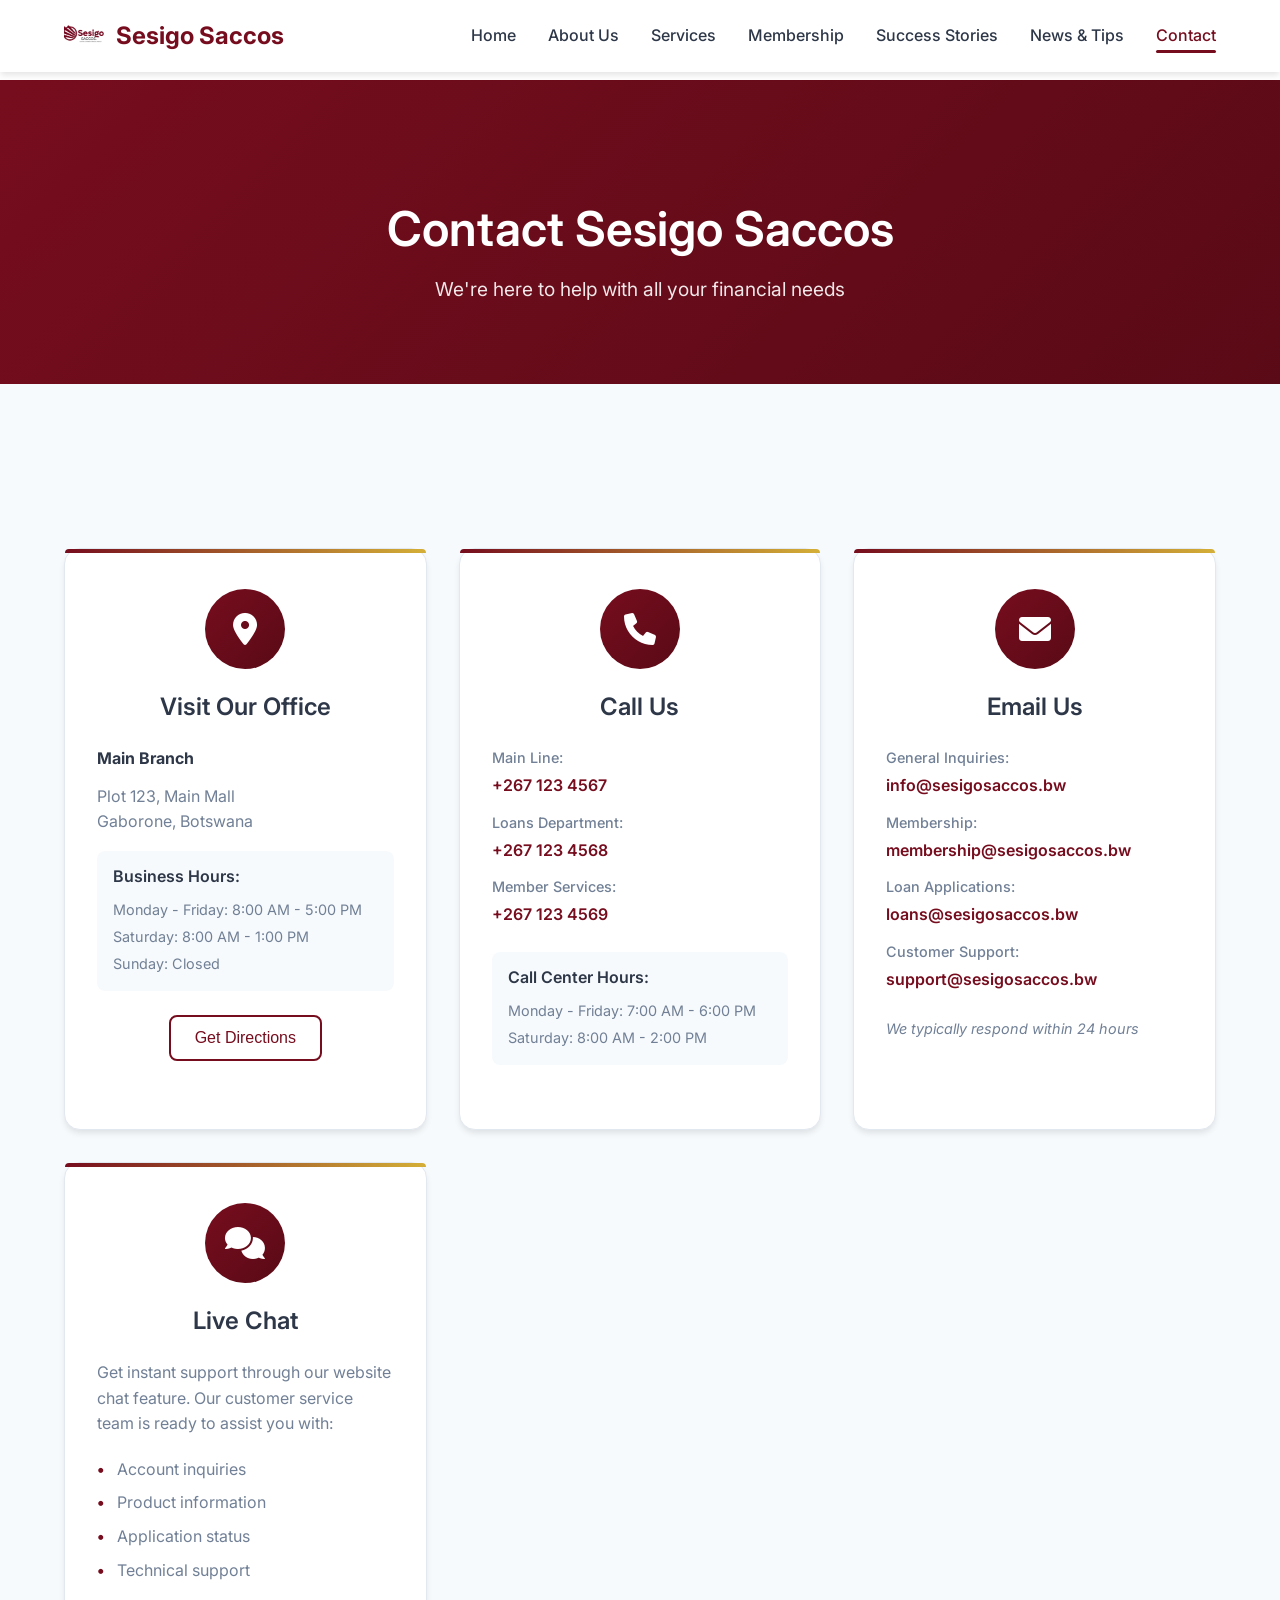
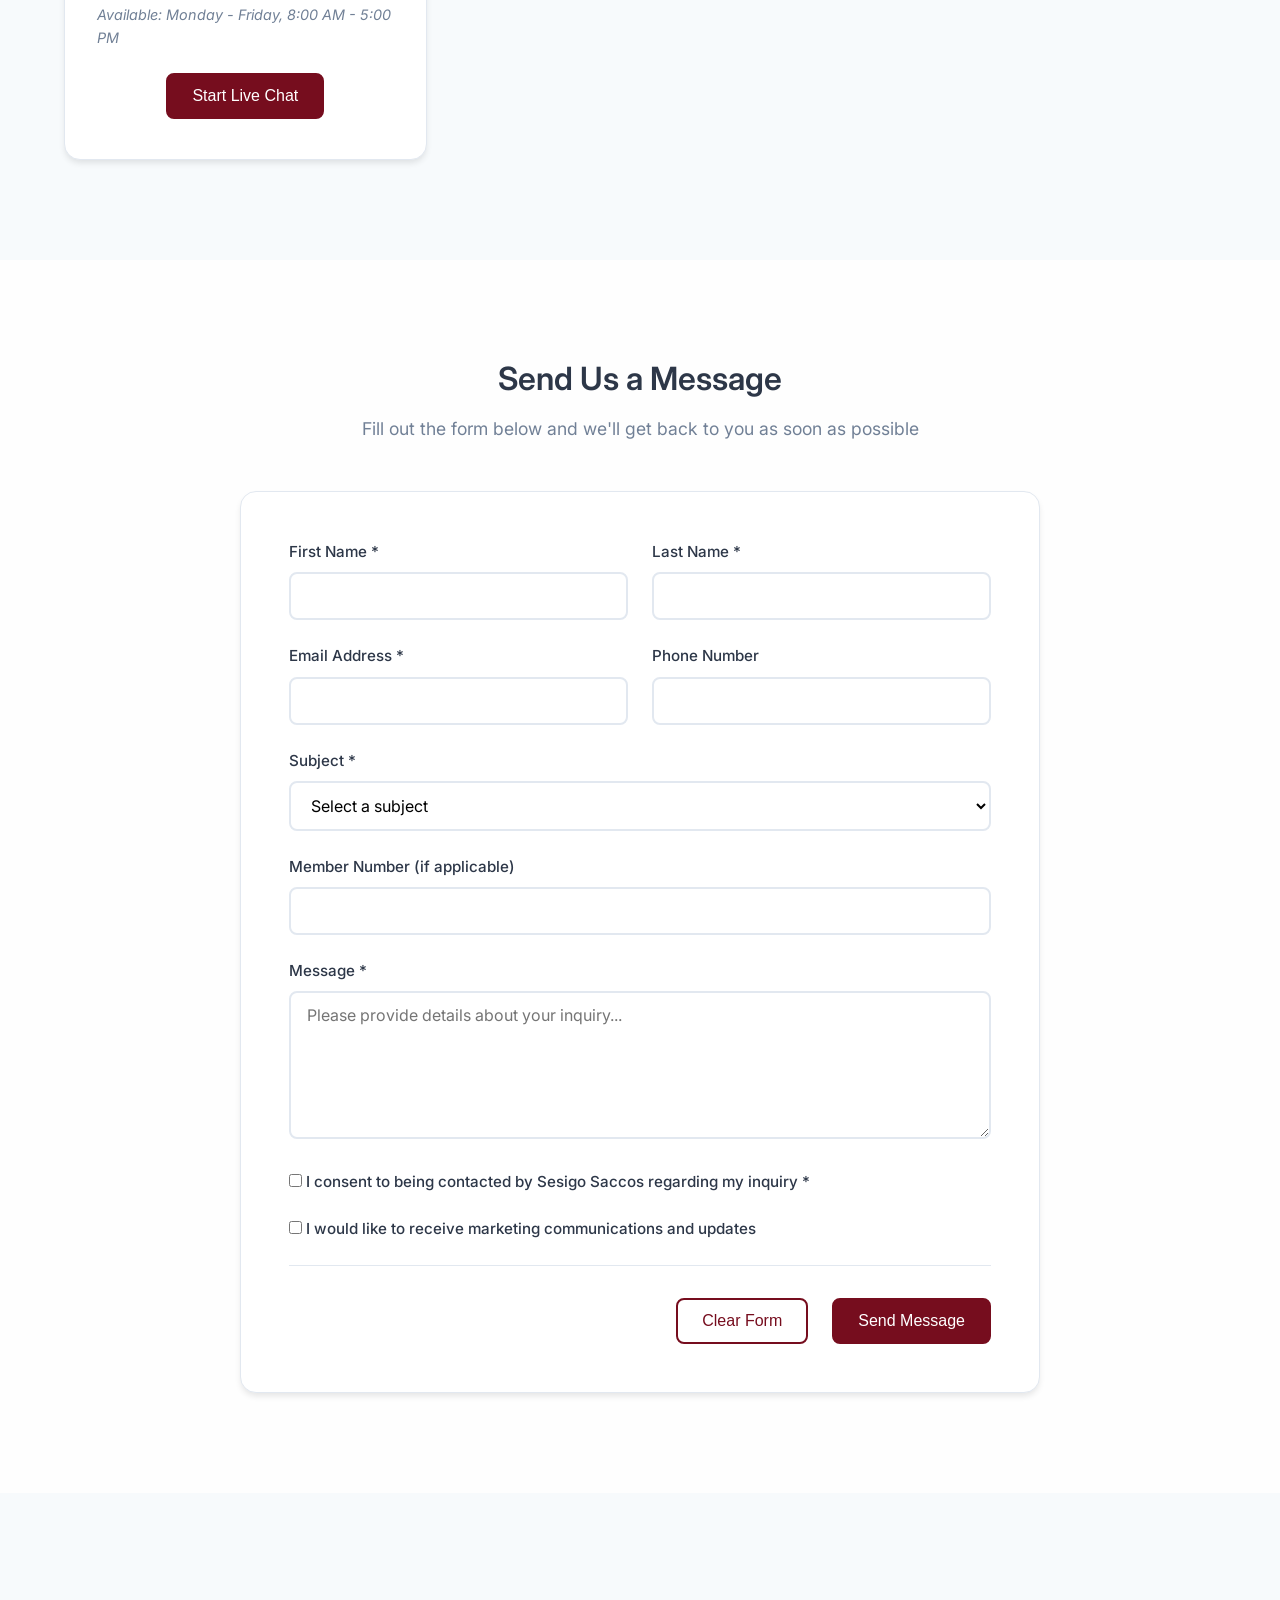
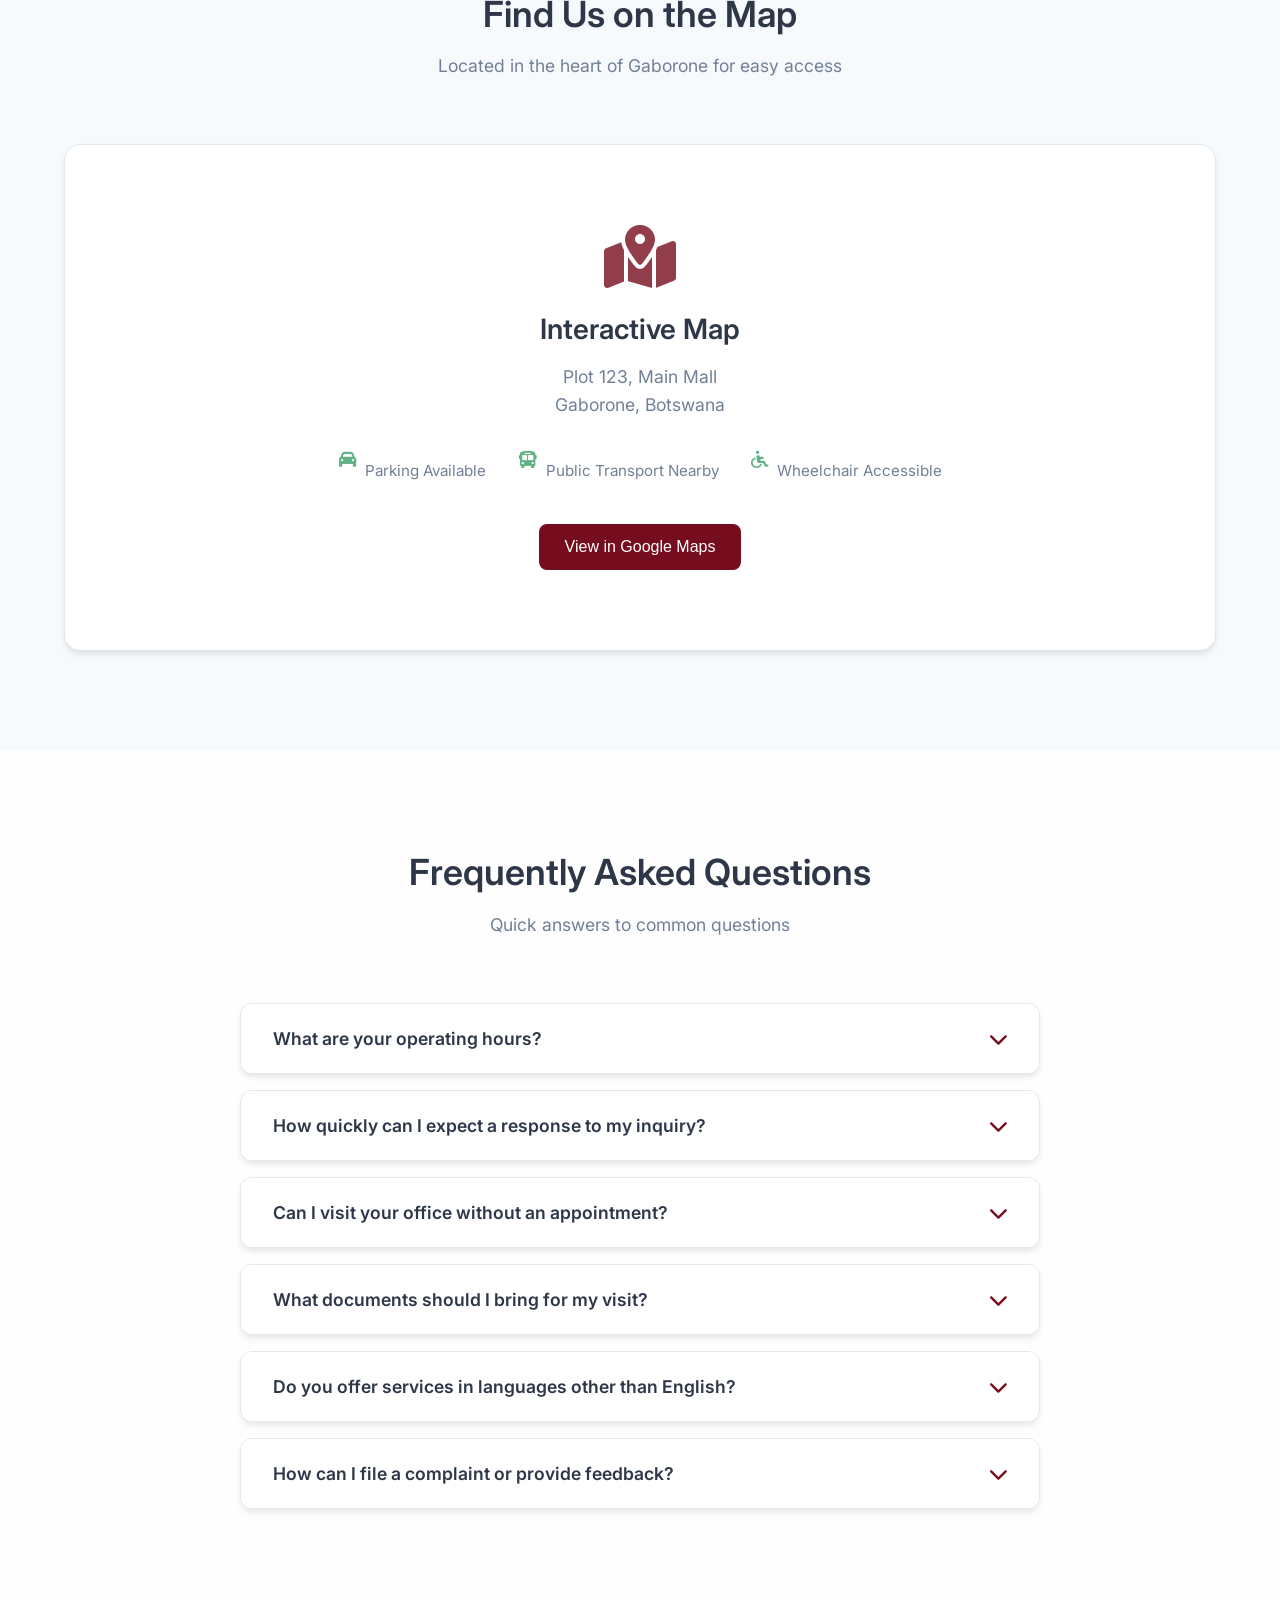
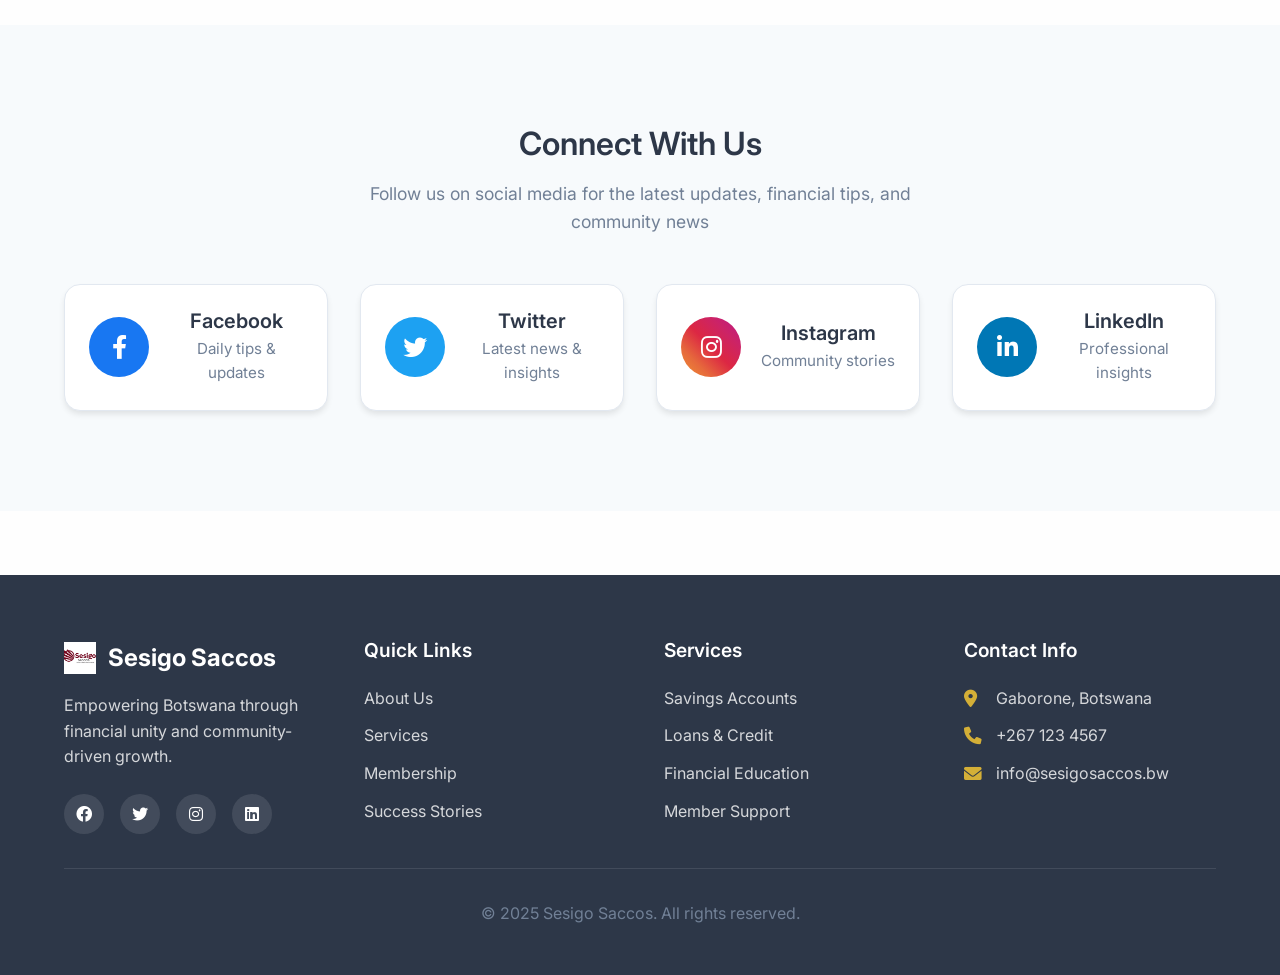
<file: SESIGO PROJECT/project/contact.html>
<!DOCTYPE html>
<html lang="en">
<head>
    <meta charset="UTF-8">
    <meta name="viewport" content="width=device-width, initial-scale=1.0">
    <title>Contact Us - Sesigo Saccos</title>
    <meta name="description" content="Get in touch with Sesigo Saccos. Visit our Gaborone office, call us, or send a message. We're here to help with all your financial needs.">
    <link rel="stylesheet" href="./css/style.css">
    <link rel="stylesheet" href="./css/contact.css">
    <link href="https://fonts.googleapis.com/css2?family=Inter:wght@300;400;500;600;700&display=swap" rel="stylesheet">
    <link rel="stylesheet" href="https://cdnjs.cloudflare.com/ajax/libs/font-awesome/6.0.0/css/all.min.css">
</head>
<body>
    <!-- Navigation -->
    <nav class="navbar">
        <div class="nav-container">
            <div class="nav-logo">
                <img src="./public/SESIGO.jpg" alt="Sesigo Saccos Logo" class="logo-img">
                <span>Sesigo Saccos</span>
            </div>
            <ul class="nav-menu">
                <li class="nav-item">
                    <a href="./" class="nav-link">Home</a>
                </li>
                <li class="nav-item">
                    <a href="./about.html" class="nav-link">About Us</a>
                </li>
                <li class="nav-item">
                    <a href="./services.html" class="nav-link">Services</a>
                </li>
                <li class="nav-item">
                    <a href="./membership.html" class="nav-link">Membership</a>
                </li>
                <li class="nav-item">
                    <a href="./testimonials.html" class="nav-link">Success Stories</a>
                </li>
                <li class="nav-item">
                    <a href="./news.html" class="nav-link">News & Tips</a>
                </li>
                <li class="nav-item">
                    <a href="./contact.html" class="nav-link active">Contact</a>
                </li>
            </ul>
            <div class="hamburger">
                <span class="bar"></span>
                <span class="bar"></span>
                <span class="bar"></span>
            </div>
        </div>
    </nav>

    <!-- Page Header -->
    <section class="page-header">
        <div class="container">
            <h1>Contact Sesigo Saccos</h1>
            <p>We're here to help with all your financial needs</p>
        </div>
    </section>

    <!-- Contact Options -->
    <section class="contact-options">
        <div class="container">
            <div class="contact-grid">
                <div class="contact-card">
                    <div class="contact-icon">
                        <i class="fas fa-map-marker-alt"></i>
                    </div>
                    <h3>Visit Our Office</h3>
                    <div class="contact-details">
                        <p><strong>Main Branch</strong></p>
                        <p>Plot 123, Main Mall<br>Gaborone, Botswana</p>
                        <div class="contact-hours">
                            <h4>Business Hours:</h4>
                            <p>Monday - Friday: 8:00 AM - 5:00 PM</p>
                            <p>Saturday: 8:00 AM - 1:00 PM</p>
                            <p>Sunday: Closed</p>
                        </div>
                    </div>
                    <button class="btn btn-outline" onclick="openMap()">Get Directions</button>
                </div>

                <div class="contact-card">
                    <div class="contact-icon">
                        <i class="fas fa-phone"></i>
                    </div>
                    <h3>Call Us</h3>
                    <div class="contact-details">
                        <div class="phone-numbers">
                            <div class="phone-item">
                                <span class="phone-label">Main Line:</span>
                                <a href="tel:+2671234567" class="phone-number">+267 123 4567</a>
                            </div>
                            <div class="phone-item">
                                <span class="phone-label">Loans Department:</span>
                                <a href="tel:+2671234568" class="phone-number">+267 123 4568</a>
                            </div>
                            <div class="phone-item">
                                <span class="phone-label">Member Services:</span>
                                <a href="tel:+2671234569" class="phone-number">+267 123 4569</a>
                            </div>
                        </div>
                        <div class="contact-hours">
                            <h4>Call Center Hours:</h4>
                            <p>Monday - Friday: 7:00 AM - 6:00 PM</p>
                            <p>Saturday: 8:00 AM - 2:00 PM</p>
                        </div>
                    </div>
                </div>

                <div class="contact-card">
                    <div class="contact-icon">
                        <i class="fas fa-envelope"></i>
                    </div>
                    <h3>Email Us</h3>
                    <div class="contact-details">
                        <div class="email-addresses">
                            <div class="email-item">
                                <span class="email-label">General Inquiries:</span>
                                <a href="mailto:info@sesigosaccos.bw" class="email-address">info@sesigosaccos.bw</a>
                            </div>
                            <div class="email-item">
                                <span class="email-label">Membership:</span>
                                <a href="mailto:membership@sesigosaccos.bw" class="email-address">membership@sesigosaccos.bw</a>
                            </div>
                            <div class="email-item">
                                <span class="email-label">Loan Applications:</span>
                                <a href="mailto:loans@sesigosaccos.bw" class="email-address">loans@sesigosaccos.bw</a>
                            </div>
                            <div class="email-item">
                                <span class="email-label">Customer Support:</span>
                                <a href="mailto:support@sesigosaccos.bw" class="email-address">support@sesigosaccos.bw</a>
                            </div>
                        </div>
                        <p class="response-time">We typically respond within 24 hours</p>
                    </div>
                </div>

                <div class="contact-card">
                    <div class="contact-icon">
                        <i class="fas fa-comments"></i>
                    </div>
                    <h3>Live Chat</h3>
                    <div class="contact-details">
                        <p>Get instant support through our website chat feature. Our customer service team is ready to assist you with:</p>
                        <ul class="chat-services">
                            <li>Account inquiries</li>
                            <li>Product information</li>
                            <li>Application status</li>
                            <li>Technical support</li>
                        </ul>
                        <p class="chat-hours">Available: Monday - Friday, 8:00 AM - 5:00 PM</p>
                    </div>
                    <button class="btn btn-primary" onclick="startLiveChat()">Start Live Chat</button>
                </div>
            </div>
        </div>
    </section>

    <!-- Contact Form -->
    <section class="contact-form-section">
        <div class="container">
            <div class="contact-form-container">
                <div class="form-header">
                    <h2>Send Us a Message</h2>
                    <p>Fill out the form below and we'll get back to you as soon as possible</p>
                </div>
                
                <form class="contact-form" id="contactForm">
                    <div class="form-row">
                        <div class="form-group">
                            <label for="firstName">First Name *</label>
                            <input type="text" id="firstName" name="firstName" required>
                        </div>
                        <div class="form-group">
                            <label for="lastName">Last Name *</label>
                            <input type="text" id="lastName" name="lastName" required>
                        </div>
                    </div>
                    
                    <div class="form-row">
                        <div class="form-group">
                            <label for="email">Email Address *</label>
                            <input type="email" id="email" name="email" required>
                        </div>
                        <div class="form-group">
                            <label for="phone">Phone Number</label>
                            <input type="tel" id="phone" name="phone">
                        </div>
                    </div>
                    
                    <div class="form-group">
                        <label for="subject">Subject *</label>
                        <select id="subject" name="subject" required>
                            <option value="">Select a subject</option>
                            <option value="membership">Membership Inquiry</option>
                            <option value="loans">Loan Application</option>
                            <option value="savings">Savings Account</option>
                            <option value="support">Customer Support</option>
                            <option value="complaint">Complaint</option>
                            <option value="feedback">Feedback</option>
                            <option value="other">Other</option>
                        </select>
                    </div>
                    
                    <div class="form-group">
                        <label for="memberNumber">Member Number (if applicable)</label>
                        <input type="text" id="memberNumber" name="memberNumber">
                    </div>
                    
                    <div class="form-group">
                        <label for="message">Message *</label>
                        <textarea id="message" name="message" rows="6" placeholder="Please provide details about your inquiry..." required></textarea>
                    </div>
                    
                    <div class="form-group">
                        <label class="checkbox-label">
                            <input type="checkbox" id="contactConsent" name="contactConsent" required>
                            <span class="checkmark"></span>
                            I consent to being contacted by Sesigo Saccos regarding my inquiry *
                        </label>
                    </div>
                    
                    <div class="form-group">
                        <label class="checkbox-label">
                            <input type="checkbox" id="marketingConsent" name="marketingConsent">
                            <span class="checkmark"></span>
                            I would like to receive marketing communications and updates
                        </label>
                    </div>
                    
                    <div class="form-actions">
                        <button type="button" class="btn btn-outline" onclick="clearForm()">Clear Form</button>
                        <button type="submit" class="btn btn-primary">Send Message</button>
                    </div>
                </form>
            </div>
        </div>
    </section>

    <!-- Map Section -->
    <section class="map-section">
        <div class="container">
            <div class="section-header">
                <h2>Find Us on the Map</h2>
                <p>Located in the heart of Gaborone for easy access</p>
            </div>
            <div class="map-container">
                <div class="map-placeholder">
                    <i class="fas fa-map-marked-alt"></i>
                    <h3>Interactive Map</h3>
                    <p>Plot 123, Main Mall<br>Gaborone, Botswana</p>
                    <div class="map-features">
                        <div class="feature">
                            <i class="fas fa-car"></i>
                            <span>Parking Available</span>
                        </div>
                        <div class="feature">
                            <i class="fas fa-bus"></i>
                            <span>Public Transport Nearby</span>
                        </div>
                        <div class="feature">
                            <i class="fas fa-wheelchair"></i>
                            <span>Wheelchair Accessible</span>
                        </div>
                    </div>
                    <button class="btn btn-primary" onclick="openMap()">View in Google Maps</button>
                </div>
            </div>
        </div>
    </section>

    <!-- FAQ Section -->
    <section class="faq-section">
        <div class="container">
            <div class="section-header">
                <h2>Frequently Asked Questions</h2>
                <p>Quick answers to common questions</p>
            </div>
            <div class="faq-container">
                <div class="faq-item">
                    <div class="faq-question">
                        <h4>What are your operating hours?</h4>
                        <i class="fas fa-chevron-down"></i>
                    </div>
                    <div class="faq-answer">
                        <p>Our main branch is open Monday to Friday from 8:00 AM to 5:00 PM, and Saturday from 8:00 AM to 1:00 PM. Our call center operates Monday to Friday from 7:00 AM to 6:00 PM, and Saturday from 8:00 AM to 2:00 PM. We're closed on Sundays and public holidays.</p>
                    </div>
                </div>
                
                <div class="faq-item">
                    <div class="faq-question">
                        <h4>How quickly can I expect a response to my inquiry?</h4>
                        <i class="fas fa-chevron-down"></i>
                    </div>
                    <div class="faq-answer">
                        <p>We strive to respond to all inquiries promptly. Email inquiries are typically answered within 24 hours during business days. Phone calls are answered immediately during operating hours. Live chat responses are usually within 2-3 minutes.</p>
                    </div>
                </div>
                
                <div class="faq-item">
                    <div class="faq-question">
                        <h4>Can I visit your office without an appointment?</h4>
                        <i class="fas fa-chevron-down"></i>
                    </div>
                    <div class="faq-answer">
                        <p>Yes, you can visit our office during business hours without an appointment. However, for loan applications, membership consultations, or complex inquiries, we recommend scheduling an appointment to ensure you receive dedicated time with our specialists.</p>
                    </div>
                </div>
                
                <div class="faq-item">
                    <div class="faq-question">
                        <h4>What documents should I bring for my visit?</h4>
                        <i class="fas fa-chevron-down"></i>
                    </div>
                    <div class="faq-answer">
                        <p>For membership applications, bring your ID, proof of income, and proof of residence. For loan applications, additional documents may be required including pay slips, bank statements, and collateral information. Contact us beforehand to confirm specific requirements for your situation.</p>
                    </div>
                </div>
                
                <div class="faq-item">
                    <div class="faq-question">
                        <h4>Do you offer services in languages other than English?</h4>
                        <i class="fas fa-chevron-down"></i>
                    </div>
                    <div class="faq-answer">
                        <p>Yes, our staff is multilingual and can assist you in Setswana, English, and other local languages. If you prefer to communicate in a specific language, please let us know when you contact us or visit our office.</p>
                    </div>
                </div>
                
                <div class="faq-item">
                    <div class="faq-question">
                        <h4>How can I file a complaint or provide feedback?</h4>
                        <i class="fas fa-chevron-down"></i>
                    </div>
                    <div class="faq-answer">
                        <p>We welcome your feedback and take all complaints seriously. You can file a complaint through our contact form, by calling our customer service line, or by visiting our office in person. We will investigate all complaints promptly and provide you with a resolution within 5 business days.</p>
                    </div>
                </div>
            </div>
        </div>
    </section>

    <!-- Social Media -->
    <section class="social-media-section">
        <div class="container">
            <div class="social-content">
                <h2>Connect With Us</h2>
                <p>Follow us on social media for the latest updates, financial tips, and community news</p>
                <div class="social-links-large">
                    <a href="#" class="social-link-large facebook">
                        <i class="fab fa-facebook-f"></i>
                        <div class="social-info">
                            <h4>Facebook</h4>
                            <p>Daily tips & updates</p>
                        </div>
                    </a>
                    <a href="#" class="social-link-large twitter">
                        <i class="fab fa-twitter"></i>
                        <div class="social-info">
                            <h4>Twitter</h4>
                            <p>Latest news & insights</p>
                        </div>
                    </a>
                    <a href="#" class="social-link-large instagram">
                        <i class="fab fa-instagram"></i>
                        <div class="social-info">
                            <h4>Instagram</h4>
                            <p>Community stories</p>
                        </div>
                    </a>
                    <a href="#" class="social-link-large linkedin">
                        <i class="fab fa-linkedin-in"></i>
                        <div class="social-info">
                            <h4>LinkedIn</h4>
                            <p>Professional insights</p>
                        </div>
                    </a>
                </div>
            </div>
        </div>
    </section>

    <!-- Footer -->
    <footer class="footer">
        <div class="container">
            <div class="footer-content">
                <div class="footer-section">
                    <div class="footer-logo">
                        <img src="./public/SESIGO.jpg" alt="Sesigo Saccos Logo" class="footer-logo-img">
                        <span>Sesigo Saccos</span>
                    </div>
                    <p>Empowering Botswana through financial unity and community-driven growth.</p>
                    <div class="social-links">
                        <a href="#" class="social-link"><i class="fab fa-facebook"></i></a>
                        <a href="#" class="social-link"><i class="fab fa-twitter"></i></a>
                        <a href="#" class="social-link"><i class="fab fa-instagram"></i></a>
                        <a href="#" class="social-link"><i class="fab fa-linkedin"></i></a>
                    </div>
                </div>
                <div class="footer-section">
                    <h4>Quick Links</h4>
                    <ul class="footer-links">
                        <li><a href="./about.html">About Us</a></li>
                        <li><a href="./services.html">Services</a></li>
                        <li><a href="./membership.html">Membership</a></li>
                        <li><a href="./testimonials.html">Success Stories</a></li>
                    </ul>
                </div>
                <div class="footer-section">
                    <h4>Services</h4>
                    <ul class="footer-links">
                        <li><a href="./services.html#savings">Savings Accounts</a></li>
                        <li><a href="./services.html#loans">Loans & Credit</a></li>
                        <li><a href="./services.html#education">Financial Education</a></li>
                        <li><a href="./services.html#support">Member Support</a></li>
                    </ul>
                </div>
                <div class="footer-section">
                    <h4>Contact Info</h4>
                    <div class="contact-info">
                        <div class="contact-item">
                            <i class="fas fa-map-marker-alt"></i>
                            <span>Gaborone, Botswana</span>
                        </div>
                        <div class="contact-item">
                            <i class="fas fa-phone"></i>
                            <span>+267 123 4567</span>
                        </div>
                        <div class="contact-item">
                            <i class="fas fa-envelope"></i>
                            <span>info@sesigosaccos.bw</span>
                        </div>
                    </div>
                </div>
            </div>
            <div class="footer-bottom">
                <p>&copy; 2025 Sesigo Saccos. All rights reserved.</p>
            </div>
        </div>
    </footer>

    <script src="./js/main.js"></script>
    <script src="./js/contact.js"></script>
</body>
</html>
</file>
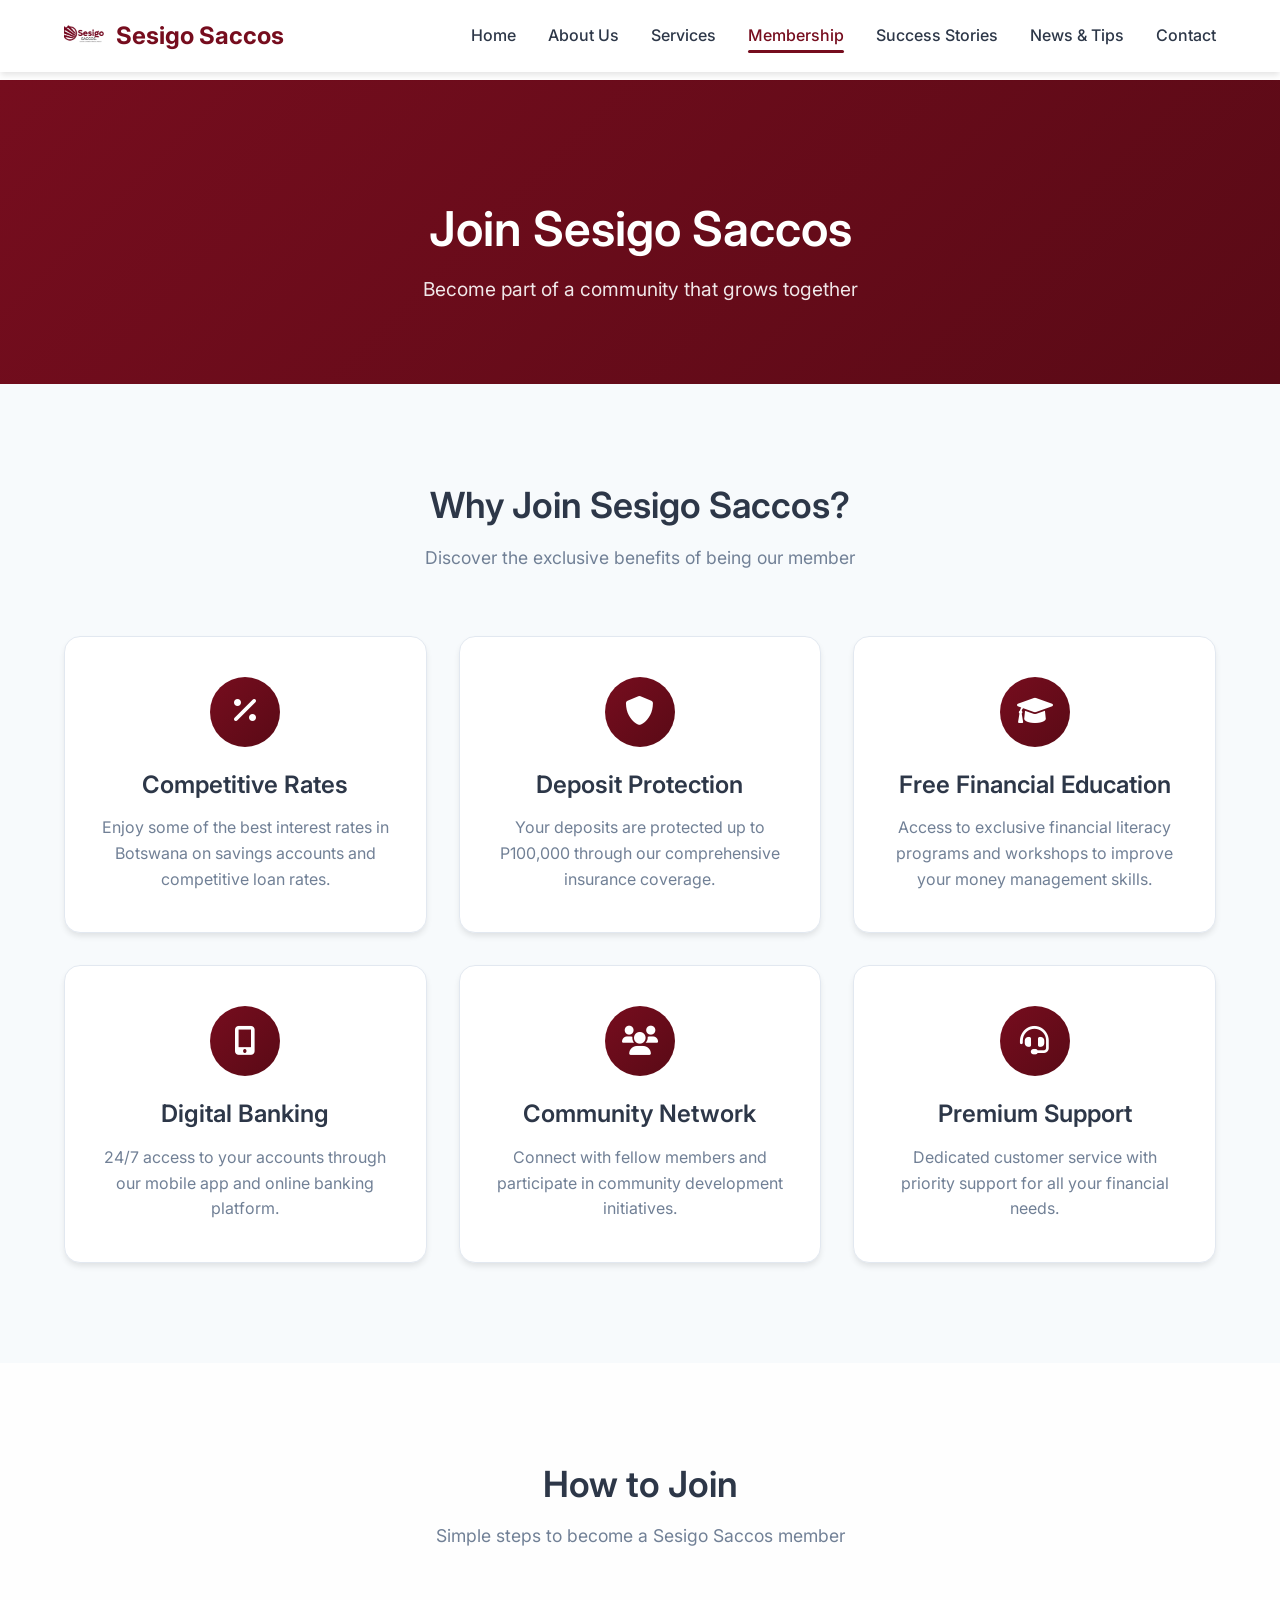
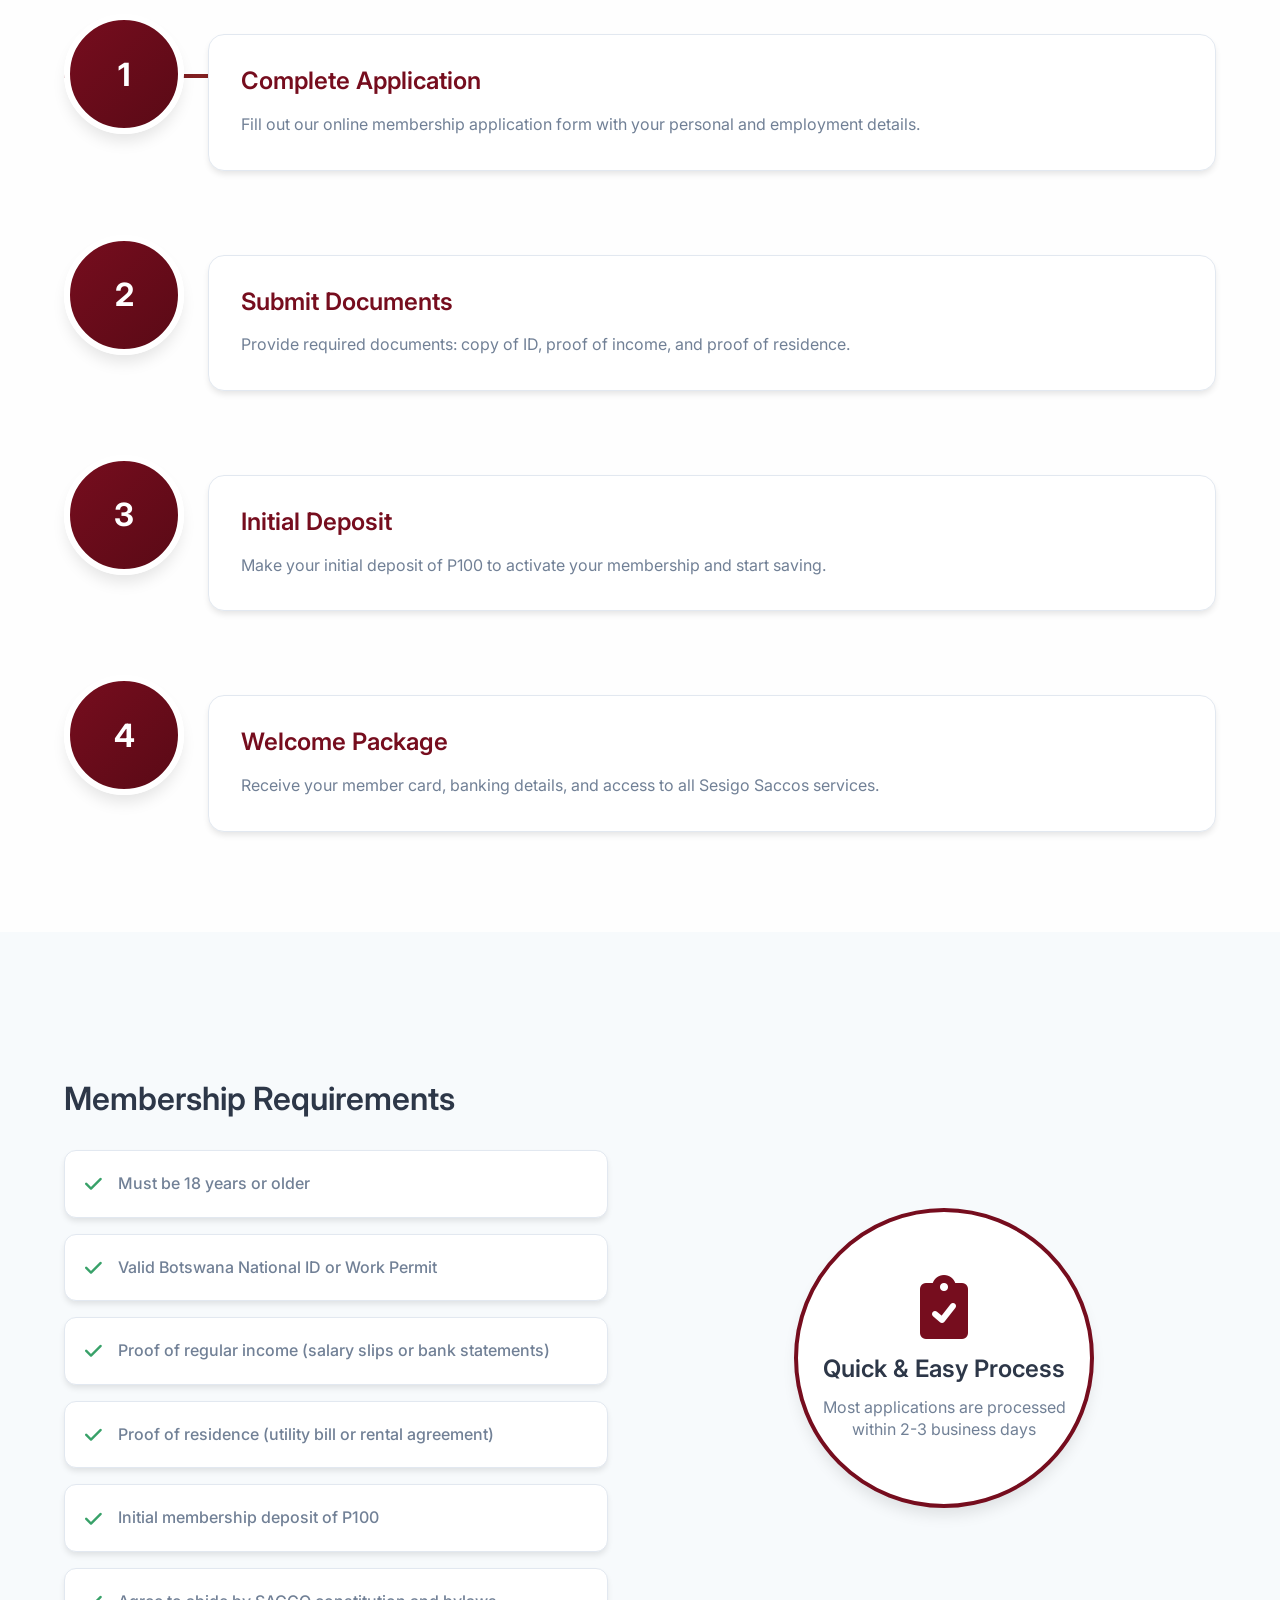
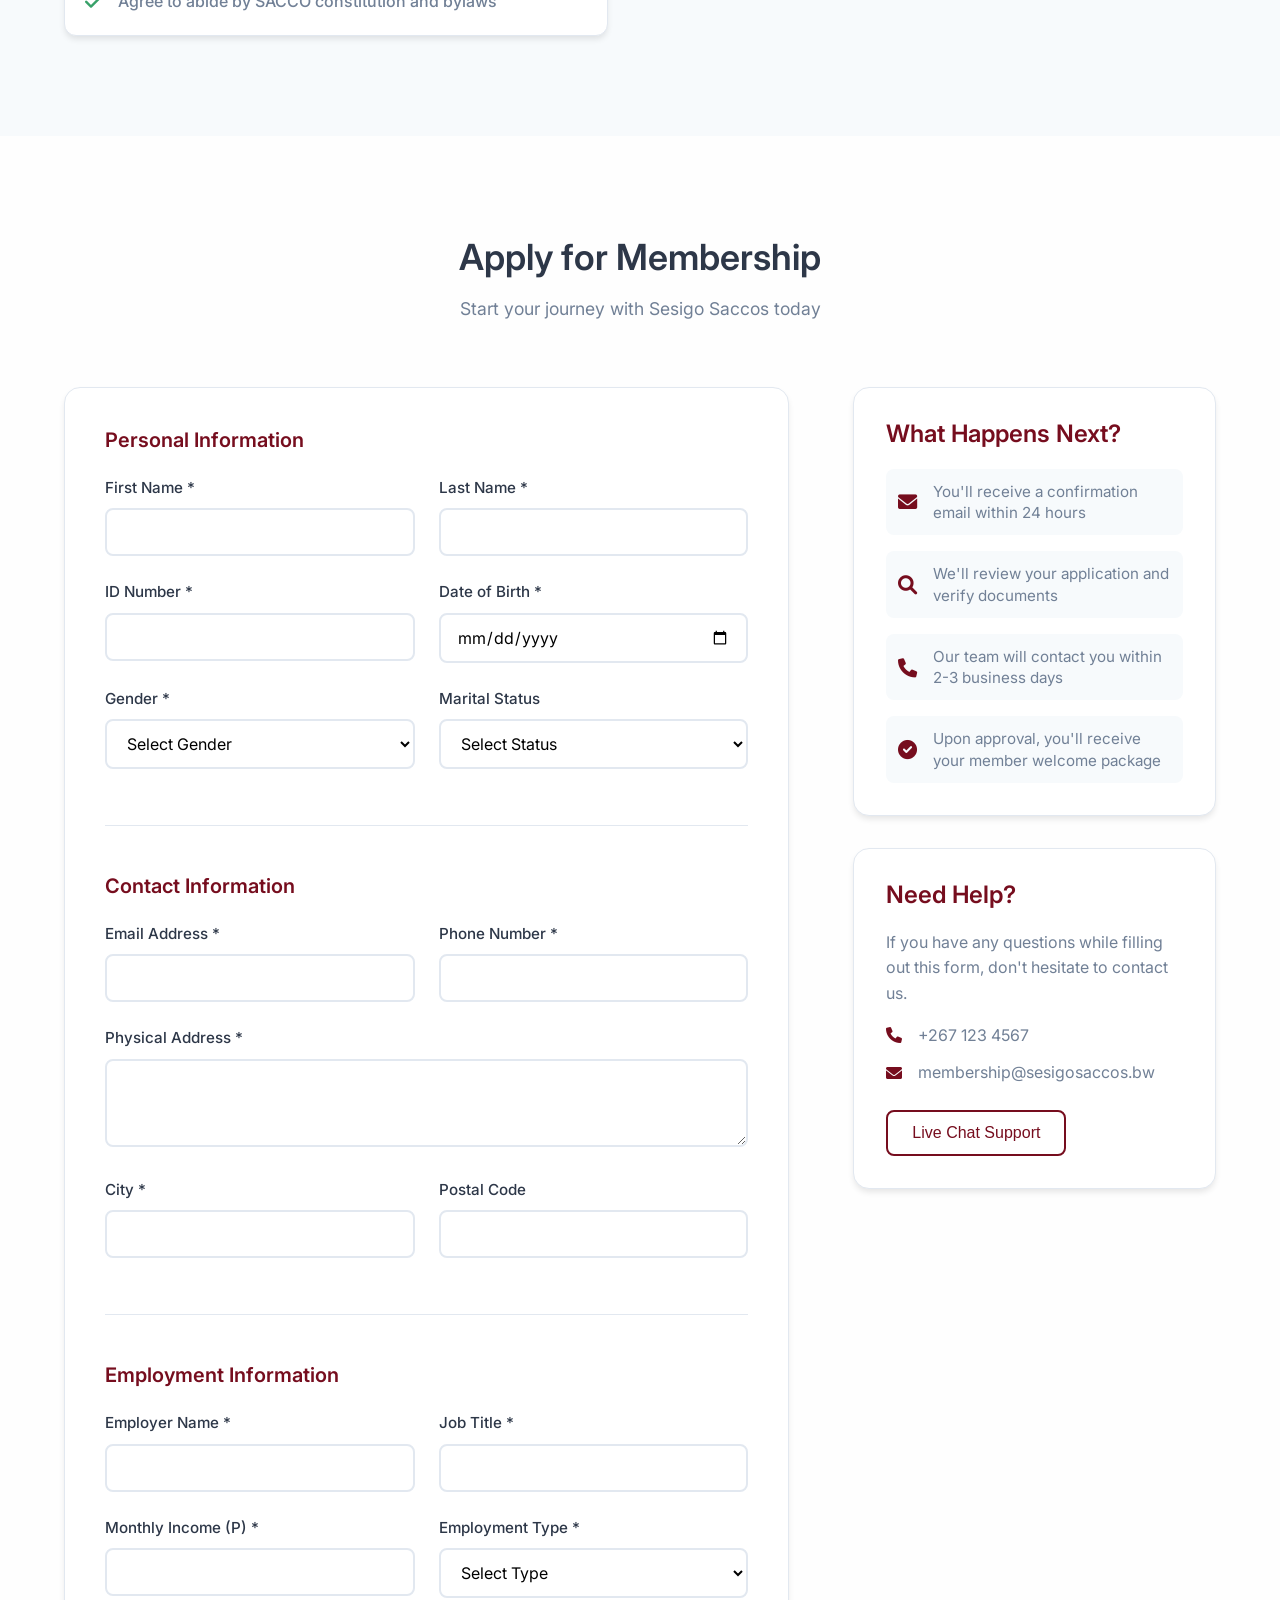
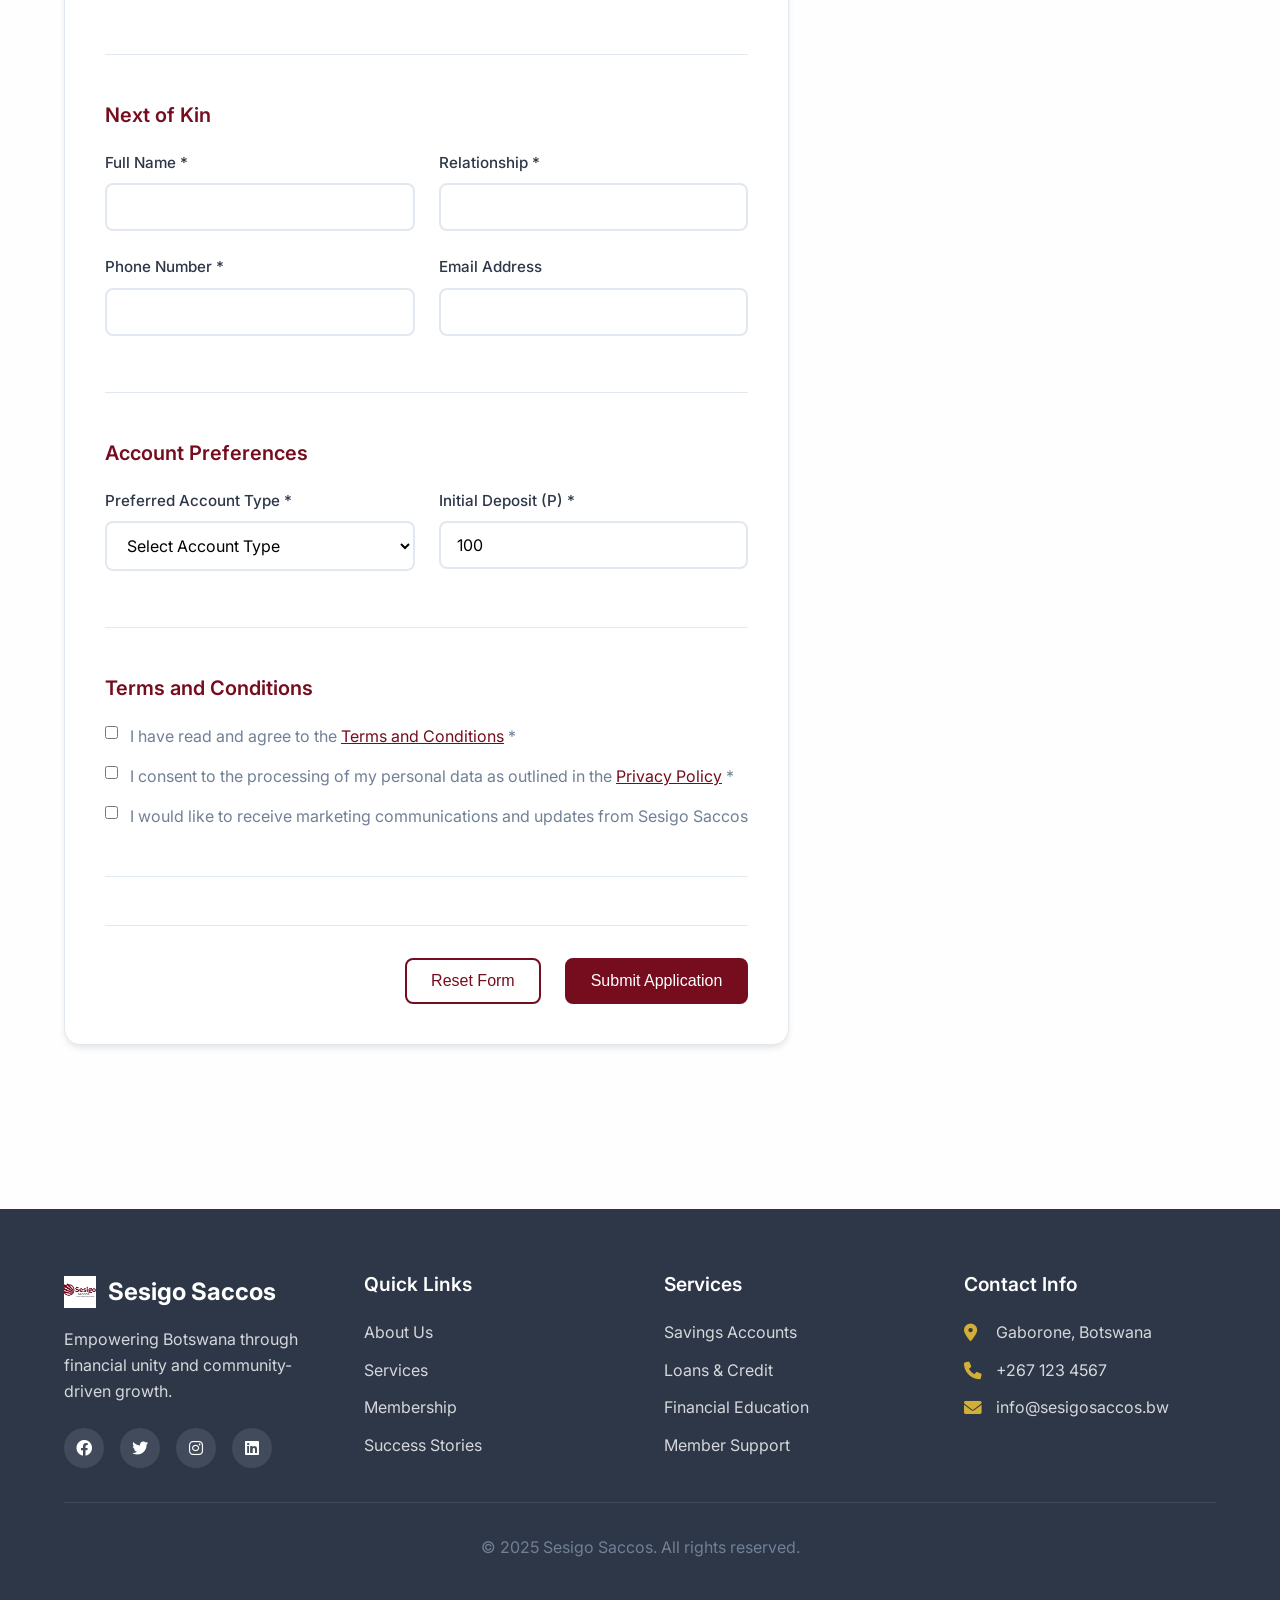
<file: SESIGO PROJECT/project/membership.html>
<!DOCTYPE html>
<html lang="en">
<head>
    <meta charset="UTF-8">
    <meta name="viewport" content="width=device-width, initial-scale=1.0">
    <title>Membership - Sesigo Saccos</title>
    <meta name="description" content="Join Sesigo Saccos today and become part of Botswana's leading financial cooperative. Learn about membership benefits and apply online.">
    <link rel="stylesheet" href="./css/style.css">
    <link rel="stylesheet" href="./css/membership.css">
    <link href="https://fonts.googleapis.com/css2?family=Inter:wght@300;400;500;600;700&display=swap" rel="stylesheet">
    <link rel="stylesheet" href="https://cdnjs.cloudflare.com/ajax/libs/font-awesome/6.0.0/css/all.min.css">
</head>
<body>
    <!-- Navigation -->
    <nav class="navbar">
        <div class="nav-container">
            <div class="nav-logo">
                <img src="./public/SESIGO.jpg" alt="Sesigo Saccos Logo" class="logo-img">
                <span>Sesigo Saccos</span>
            </div>
            <ul class="nav-menu">
                <li class="nav-item">
                    <a href="./" class="nav-link">Home</a>
                </li>
                <li class="nav-item">
                    <a href="./about.html" class="nav-link">About Us</a>
                </li>
                <li class="nav-item">
                    <a href="./services.html" class="nav-link">Services</a>
                </li>
                <li class="nav-item">
                    <a href="./membership.html" class="nav-link active">Membership</a>
                </li>
                <li class="nav-item">
                    <a href="./testimonials.html" class="nav-link">Success Stories</a>
                </li>
                <li class="nav-item">
                    <a href="./news.html" class="nav-link">News & Tips</a>
                </li>
                <li class="nav-item">
                    <a href="./contact.html" class="nav-link">Contact</a>
                </li>
            </ul>
            <div class="hamburger">
                <span class="bar"></span>
                <span class="bar"></span>
                <span class="bar"></span>
            </div>
        </div>
    </nav>

    <!-- Page Header -->
    <section class="page-header">
        <div class="container">
            <h1>Join Sesigo Saccos</h1>
            <p>Become part of a community that grows together</p>
        </div>
    </section>

    <!-- Membership Benefits -->
    <section class="membership-benefits">
        <div class="container">
            <div class="section-header">
                <h2>Why Join Sesigo Saccos?</h2>
                <p>Discover the exclusive benefits of being our member</p>
            </div>
            <div class="benefits-grid">
                <div class="benefit-card">
                    <div class="benefit-icon">
                        <i class="fas fa-percentage"></i>
                    </div>
                    <h4>Competitive Rates</h4>
                    <p>Enjoy some of the best interest rates in Botswana on savings accounts and competitive loan rates.</p>
                </div>
                <div class="benefit-card">
                    <div class="benefit-icon">
                        <i class="fas fa-shield-alt"></i>
                    </div>
                    <h4>Deposit Protection</h4>
                    <p>Your deposits are protected up to P100,000 through our comprehensive insurance coverage.</p>
                </div>
                <div class="benefit-card">
                    <div class="benefit-icon">
                        <i class="fas fa-graduation-cap"></i>
                    </div>
                    <h4>Free Financial Education</h4>
                    <p>Access to exclusive financial literacy programs and workshops to improve your money management skills.</p>
                </div>
                <div class="benefit-card">
                    <div class="benefit-icon">
                        <i class="fas fa-mobile-alt"></i>
                    </div>
                    <h4>Digital Banking</h4>
                    <p>24/7 access to your accounts through our mobile app and online banking platform.</p>
                </div>
                <div class="benefit-card">
                    <div class="benefit-icon">
                        <i class="fas fa-users"></i>
                    </div>
                    <h4>Community Network</h4>
                    <p>Connect with fellow members and participate in community development initiatives.</p>
                </div>
                <div class="benefit-card">
                    <div class="benefit-icon">
                        <i class="fas fa-headset"></i>
                    </div>
                    <h4>Premium Support</h4>
                    <p>Dedicated customer service with priority support for all your financial needs.</p>
                </div>
            </div>
        </div>
    </section>

    <!-- How to Join -->
    <section class="how-to-join">
        <div class="container">
            <div class="section-header">
                <h2>How to Join</h2>
                <p>Simple steps to become a Sesigo Saccos member</p>
            </div>
            <div class="steps-container">
                <div class="step">
                    <div class="step-number">1</div>
                    <div class="step-content">
                        <h4>Complete Application</h4>
                        <p>Fill out our online membership application form with your personal and employment details.</p>
                    </div>
                </div>
                <div class="step">
                    <div class="step-number">2</div>
                    <div class="step-content">
                        <h4>Submit Documents</h4>
                        <p>Provide required documents: copy of ID, proof of income, and proof of residence.</p>
                    </div>
                </div>
                <div class="step">
                    <div class="step-number">3</div>
                    <div class="step-content">
                        <h4>Initial Deposit</h4>
                        <p>Make your initial deposit of P100 to activate your membership and start saving.</p>
                    </div>
                </div>
                <div class="step">
                    <div class="step-number">4</div>
                    <div class="step-content">
                        <h4>Welcome Package</h4>
                        <p>Receive your member card, banking details, and access to all Sesigo Saccos services.</p>
                    </div>
                </div>
            </div>
        </div>
    </section>

    <!-- Membership Requirements -->
    <section class="membership-requirements">
        <div class="container">
            <div class="requirements-content">
                <div class="requirements-text">
                    <h3>Membership Requirements</h3>
                    <div class="requirement-list">
                        <div class="requirement-item">
                            <i class="fas fa-check"></i>
                            <span>Must be 18 years or older</span>
                        </div>
                        <div class="requirement-item">
                            <i class="fas fa-check"></i>
                            <span>Valid Botswana National ID or Work Permit</span>
                        </div>
                        <div class="requirement-item">
                            <i class="fas fa-check"></i>
                            <span>Proof of regular income (salary slips or bank statements)</span>
                        </div>
                        <div class="requirement-item">
                            <i class="fas fa-check"></i>
                            <span>Proof of residence (utility bill or rental agreement)</span>
                        </div>
                        <div class="requirement-item">
                            <i class="fas fa-check"></i>
                            <span>Initial membership deposit of P100</span>
                        </div>
                        <div class="requirement-item">
                            <i class="fas fa-check"></i>
                            <span>Agree to abide by SACCO constitution and bylaws</span>
                        </div>
                    </div>
                </div>
                <div class="requirements-image">
                    <div class="requirements-visual">
                        <i class="fas fa-clipboard-check"></i>
                        <h4>Quick & Easy Process</h4>
                        <p>Most applications are processed within 2-3 business days</p>
                    </div>
                </div>
            </div>
        </div>
    </section>

    <!-- Membership Application Form -->
    <section class="membership-application">
        <div class="container">
            <div class="section-header">
                <h2>Apply for Membership</h2>
                <p>Start your journey with Sesigo Saccos today</p>
            </div>
            <div class="application-container">
                <form class="application-form" id="membershipForm">
                    <div class="form-section">
                        <h4>Personal Information</h4>
                        <div class="form-row">
                            <div class="form-group">
                                <label for="firstName">First Name *</label>
                                <input type="text" id="firstName" name="firstName" required>
                            </div>
                            <div class="form-group">
                                <label for="lastName">Last Name *</label>
                                <input type="text" id="lastName" name="lastName" required>
                            </div>
                        </div>
                        <div class="form-row">
                            <div class="form-group">
                                <label for="idNumber">ID Number *</label>
                                <input type="text" id="idNumber" name="idNumber" required>
                            </div>
                            <div class="form-group">
                                <label for="dateOfBirth">Date of Birth *</label>
                                <input type="date" id="dateOfBirth" name="dateOfBirth" required>
                            </div>
                        </div>
                        <div class="form-row">
                            <div class="form-group">
                                <label for="gender">Gender *</label>
                                <select id="gender" name="gender" required>
                                    <option value="">Select Gender</option>
                                    <option value="male">Male</option>
                                    <option value="female">Female</option>
                                    <option value="other">Other</option>
                                </select>
                            </div>
                            <div class="form-group">
                                <label for="maritalStatus">Marital Status</label>
                                <select id="maritalStatus" name="maritalStatus">
                                    <option value="">Select Status</option>
                                    <option value="single">Single</option>
                                    <option value="married">Married</option>
                                    <option value="divorced">Divorced</option>
                                    <option value="widowed">Widowed</option>
                                </select>
                            </div>
                        </div>
                    </div>

                    <div class="form-section">
                        <h4>Contact Information</h4>
                        <div class="form-row">
                            <div class="form-group">
                                <label for="email">Email Address *</label>
                                <input type="email" id="email" name="email" required>
                            </div>
                            <div class="form-group">
                                <label for="phone">Phone Number *</label>
                                <input type="tel" id="phone" name="phone" required>
                            </div>
                        </div>
                        <div class="form-group">
                            <label for="address">Physical Address *</label>
                            <textarea id="address" name="address" rows="3" required></textarea>
                        </div>
                        <div class="form-row">
                            <div class="form-group">
                                <label for="city">City *</label>
                                <input type="text" id="city" name="city" required>
                            </div>
                            <div class="form-group">
                                <label for="postalCode">Postal Code</label>
                                <input type="text" id="postalCode" name="postalCode">
                            </div>
                        </div>
                    </div>

                    <div class="form-section">
                        <h4>Employment Information</h4>
                        <div class="form-row">
                            <div class="form-group">
                                <label for="employer">Employer Name *</label>
                                <input type="text" id="employer" name="employer" required>
                            </div>
                            <div class="form-group">
                                <label for="jobTitle">Job Title *</label>
                                <input type="text" id="jobTitle" name="jobTitle" required>
                            </div>
                        </div>
                        <div class="form-row">
                            <div class="form-group">
                                <label for="monthlyIncome">Monthly Income (P) *</label>
                                <input type="number" id="monthlyIncome" name="monthlyIncome" min="0" required>
                            </div>
                            <div class="form-group">
                                <label for="employmentType">Employment Type *</label>
                                <select id="employmentType" name="employmentType" required>
                                    <option value="">Select Type</option>
                                    <option value="permanent">Permanent</option>
                                    <option value="contract">Contract</option>
                                    <option value="self-employed">Self-Employed</option>
                                    <option value="temporary">Temporary</option>
                                </select>
                            </div>
                        </div>
                    </div>

                    <div class="form-section">
                        <h4>Next of Kin</h4>
                        <div class="form-row">
                            <div class="form-group">
                                <label for="kinName">Full Name *</label>
                                <input type="text" id="kinName" name="kinName" required>
                            </div>
                            <div class="form-group">
                                <label for="kinRelationship">Relationship *</label>
                                <input type="text" id="kinRelationship" name="kinRelationship" required>
                            </div>
                        </div>
                        <div class="form-row">
                            <div class="form-group">
                                <label for="kinPhone">Phone Number *</label>
                                <input type="tel" id="kinPhone" name="kinPhone" required>
                            </div>
                            <div class="form-group">
                                <label for="kinEmail">Email Address</label>
                                <input type="email" id="kinEmail" name="kinEmail">
                            </div>
                        </div>
                    </div>

                    <div class="form-section">
                        <h4>Account Preferences</h4>
                        <div class="form-row">
                            <div class="form-group">
                                <label for="accountType">Preferred Account Type *</label>
                                <select id="accountType" name="accountType" required>
                                    <option value="">Select Account Type</option>
                                    <option value="regular">Regular Savings (6.5% APY)</option>
                                    <option value="high-yield">High-Yield Savings (8.0% APY)</option>
                                    <option value="youth">Youth Savings (7.0% APY)</option>
                                </select>
                            </div>
                            <div class="form-group">
                                <label for="initialDeposit">Initial Deposit (P) *</label>
                                <input type="number" id="initialDeposit" name="initialDeposit" min="100" value="100" required>
                            </div>
                        </div>
                    </div>

                    <div class="form-section">
                        <h4>Terms and Conditions</h4>
                        <div class="checkbox-group">
                            <input type="checkbox" id="termsAccept" name="termsAccept" required>
                            <label for="termsAccept">I have read and agree to the <a href="#" onclick="showTerms()">Terms and Conditions</a> *</label>
                        </div>
                        <div class="checkbox-group">
                            <input type="checkbox" id="privacyAccept" name="privacyAccept" required>
                            <label for="privacyAccept">I consent to the processing of my personal data as outlined in the <a href="#" onclick="showPrivacy()">Privacy Policy</a> *</label>
                        </div>
                        <div class="checkbox-group">
                            <input type="checkbox" id="marketingConsent" name="marketingConsent">
                            <label for="marketingConsent">I would like to receive marketing communications and updates from Sesigo Saccos</label>
                        </div>
                    </div>

                    <div class="form-actions">
                        <button type="button" class="btn btn-outline" onclick="resetForm()">Reset Form</button>
                        <button type="submit" class="btn btn-primary">Submit Application</button>
                    </div>
                </form>

                <div class="application-info">
                    <div class="info-card">
                        <h4>What Happens Next?</h4>
                        <div class="info-steps">
                            <div class="info-step">
                                <i class="fas fa-envelope"></i>
                                <span>You'll receive a confirmation email within 24 hours</span>
                            </div>
                            <div class="info-step">
                                <i class="fas fa-search"></i>
                                <span>We'll review your application and verify documents</span>
                            </div>
                            <div class="info-step">
                                <i class="fas fa-phone"></i>
                                <span>Our team will contact you within 2-3 business days</span>
                            </div>
                            <div class="info-step">
                                <i class="fas fa-check-circle"></i>
                                <span>Upon approval, you'll receive your member welcome package</span>
                            </div>
                        </div>
                    </div>
                    <div class="info-card">
                        <h4>Need Help?</h4>
                        <p>If you have any questions while filling out this form, don't hesitate to contact us.</p>
                        <div class="help-contact">
                            <div class="help-item">
                                <i class="fas fa-phone"></i>
                                <span>+267 123 4567</span>
                            </div>
                            <div class="help-item">
                                <i class="fas fa-envelope"></i>
                                <span>membership@sesigosaccos.bw</span>
                            </div>
                        </div>
                        <button class="btn btn-outline" onclick="startLiveChat()">Live Chat Support</button>
                    </div>
                </div>
            </div>
        </div>
    </section>

    <!-- Footer -->
    <footer class="footer">
        <div class="container">
            <div class="footer-content">
                <div class="footer-section">
                    <div class="footer-logo">
                        <img src="./public/SESIGO.jpg" alt="Sesigo Saccos Logo" class="footer-logo-img">
                        <span>Sesigo Saccos</span>
                    </div>
                    <p>Empowering Botswana through financial unity and community-driven growth.</p>
                    <div class="social-links">
                        <a href="#" class="social-link"><i class="fab fa-facebook"></i></a>
                        <a href="#" class="social-link"><i class="fab fa-twitter"></i></a>
                        <a href="#" class="social-link"><i class="fab fa-instagram"></i></a>
                        <a href="#" class="social-link"><i class="fab fa-linkedin"></i></a>
                    </div>
                </div>
                <div class="footer-section">
                    <h4>Quick Links</h4>
                    <ul class="footer-links">
                        <li><a href="./about.html">About Us</a></li>
                        <li><a href="./services.html">Services</a></li>
                        <li><a href="./membership.html">Membership</a></li>
                        <li><a href="./testimonials.html">Success Stories</a></li>
                    </ul>
                </div>
                <div class="footer-section">
                    <h4>Services</h4>
                    <ul class="footer-links">
                        <li><a href="./services.html#savings">Savings Accounts</a></li>
                        <li><a href="./services.html#loans">Loans & Credit</a></li>
                        <li><a href="./services.html#education">Financial Education</a></li>
                        <li><a href="./services.html#support">Member Support</a></li>
                    </ul>
                </div>
                <div class="footer-section">
                    <h4>Contact Info</h4>
                    <div class="contact-info">
                        <div class="contact-item">
                            <i class="fas fa-map-marker-alt"></i>
                            <span>Gaborone, Botswana</span>
                        </div>
                        <div class="contact-item">
                            <i class="fas fa-phone"></i>
                            <span>+267 123 4567</span>
                        </div>
                        <div class="contact-item">
                            <i class="fas fa-envelope"></i>
                            <span>info@sesigosaccos.bw</span>
                        </div>
                    </div>
                </div>
            </div>
            <div class="footer-bottom">
                <p>&copy; 2025 Sesigo Saccos. All rights reserved.</p>
            </div>
        </div>
    </footer>

    <script src="./js/main.js"></script>
    <script src="./js/membership.js"></script>
</body>
</html>
</file>
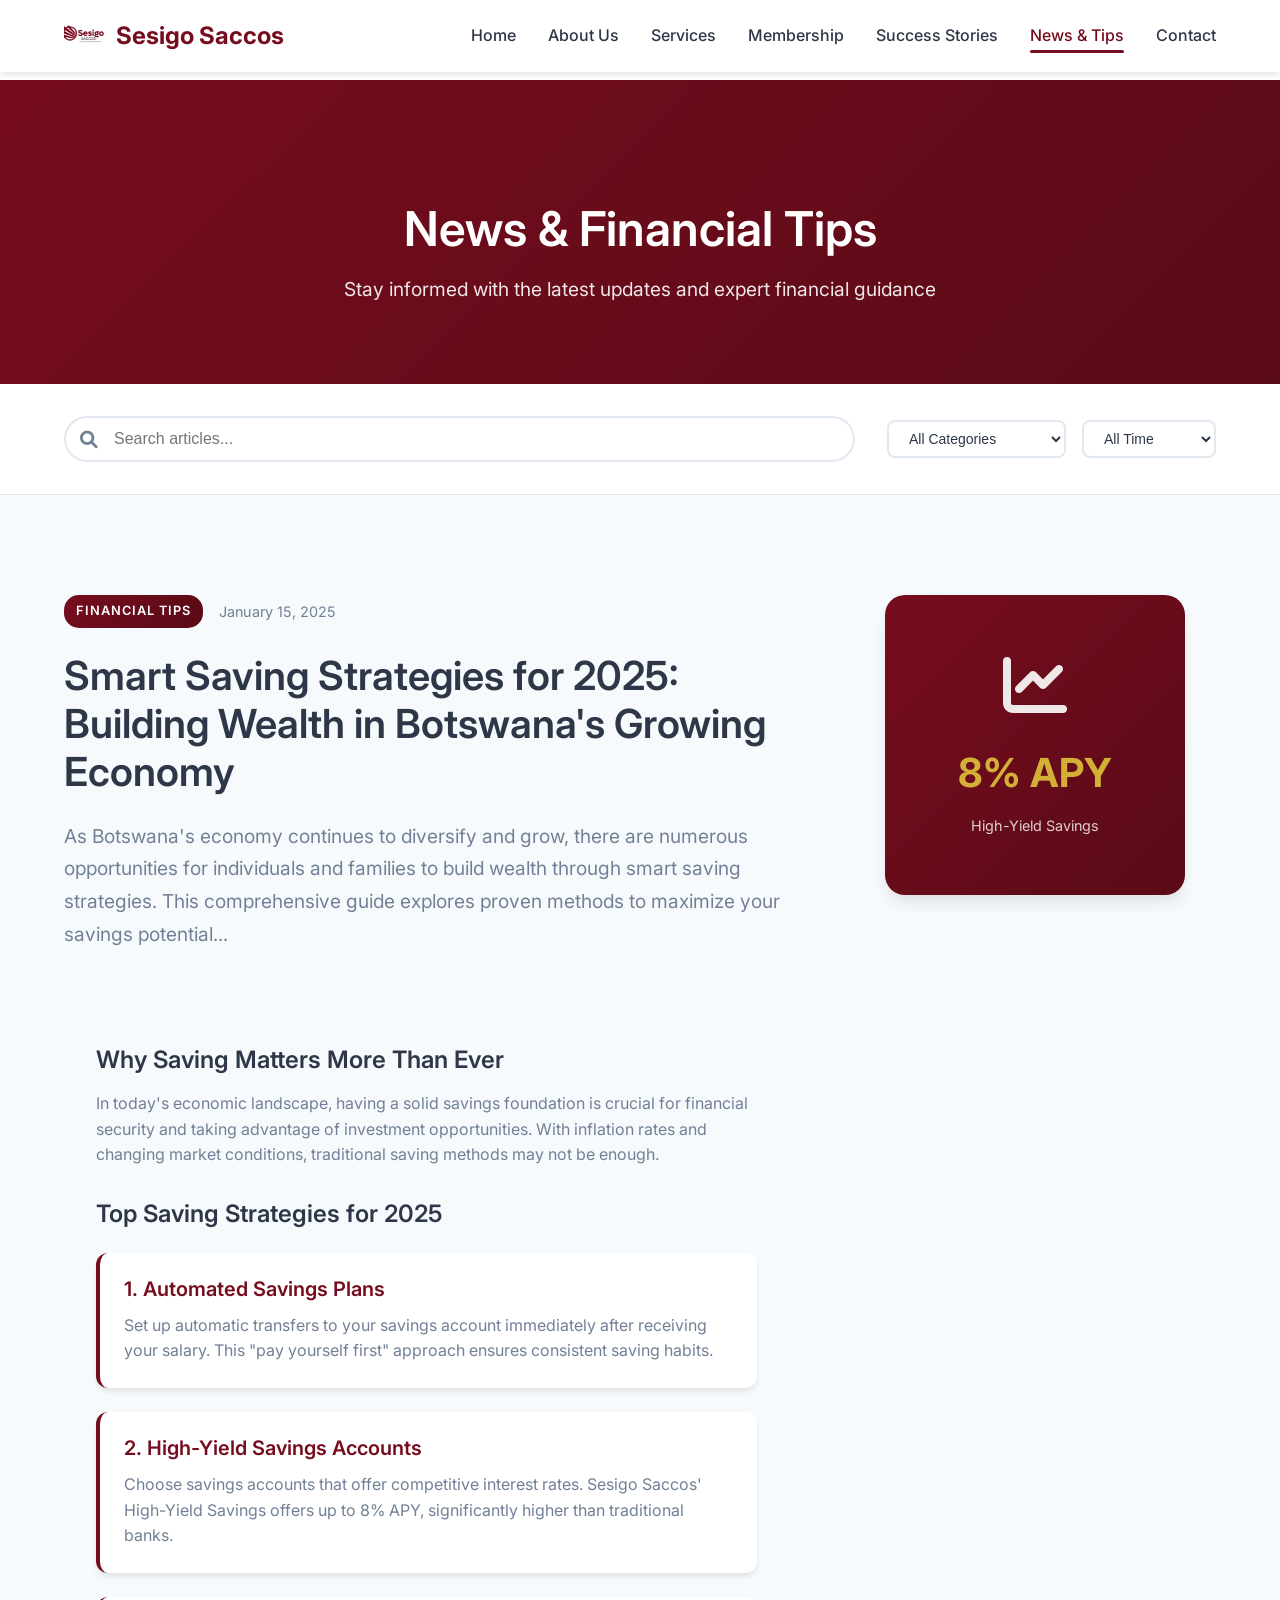
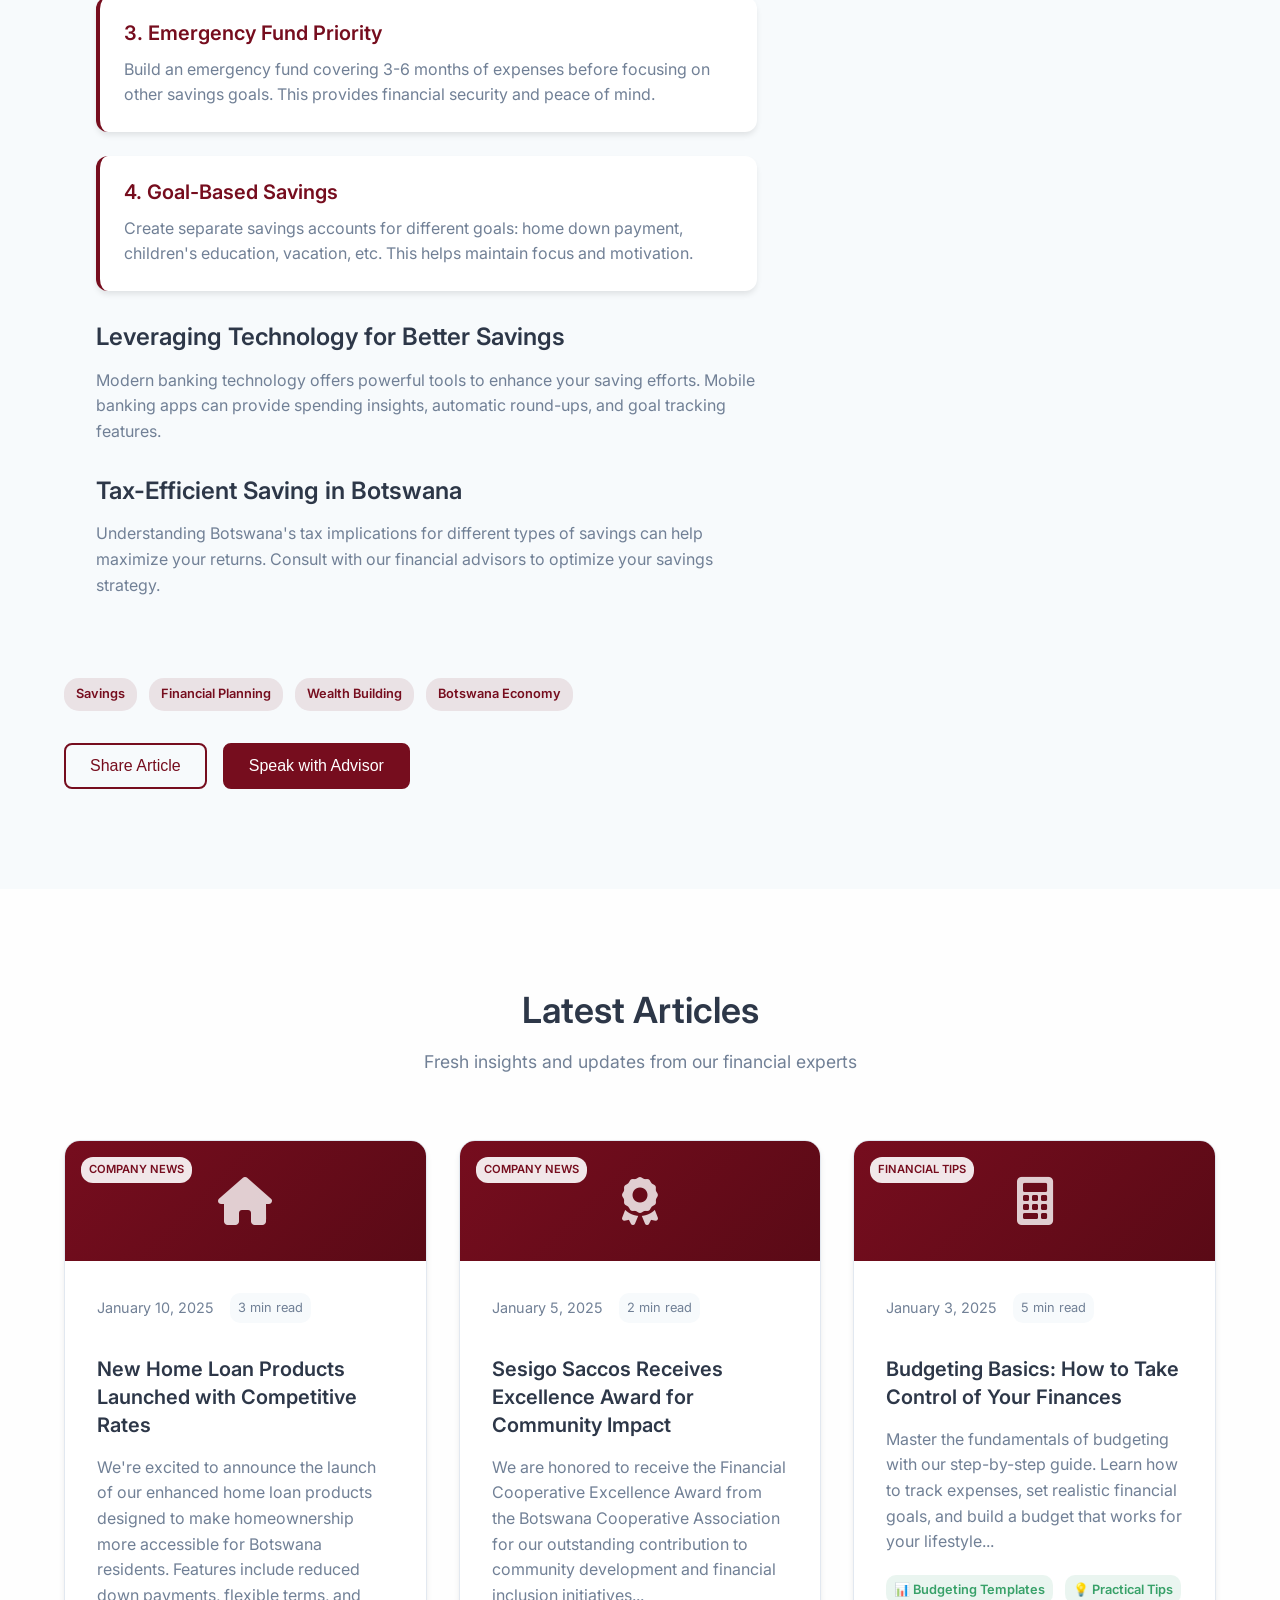
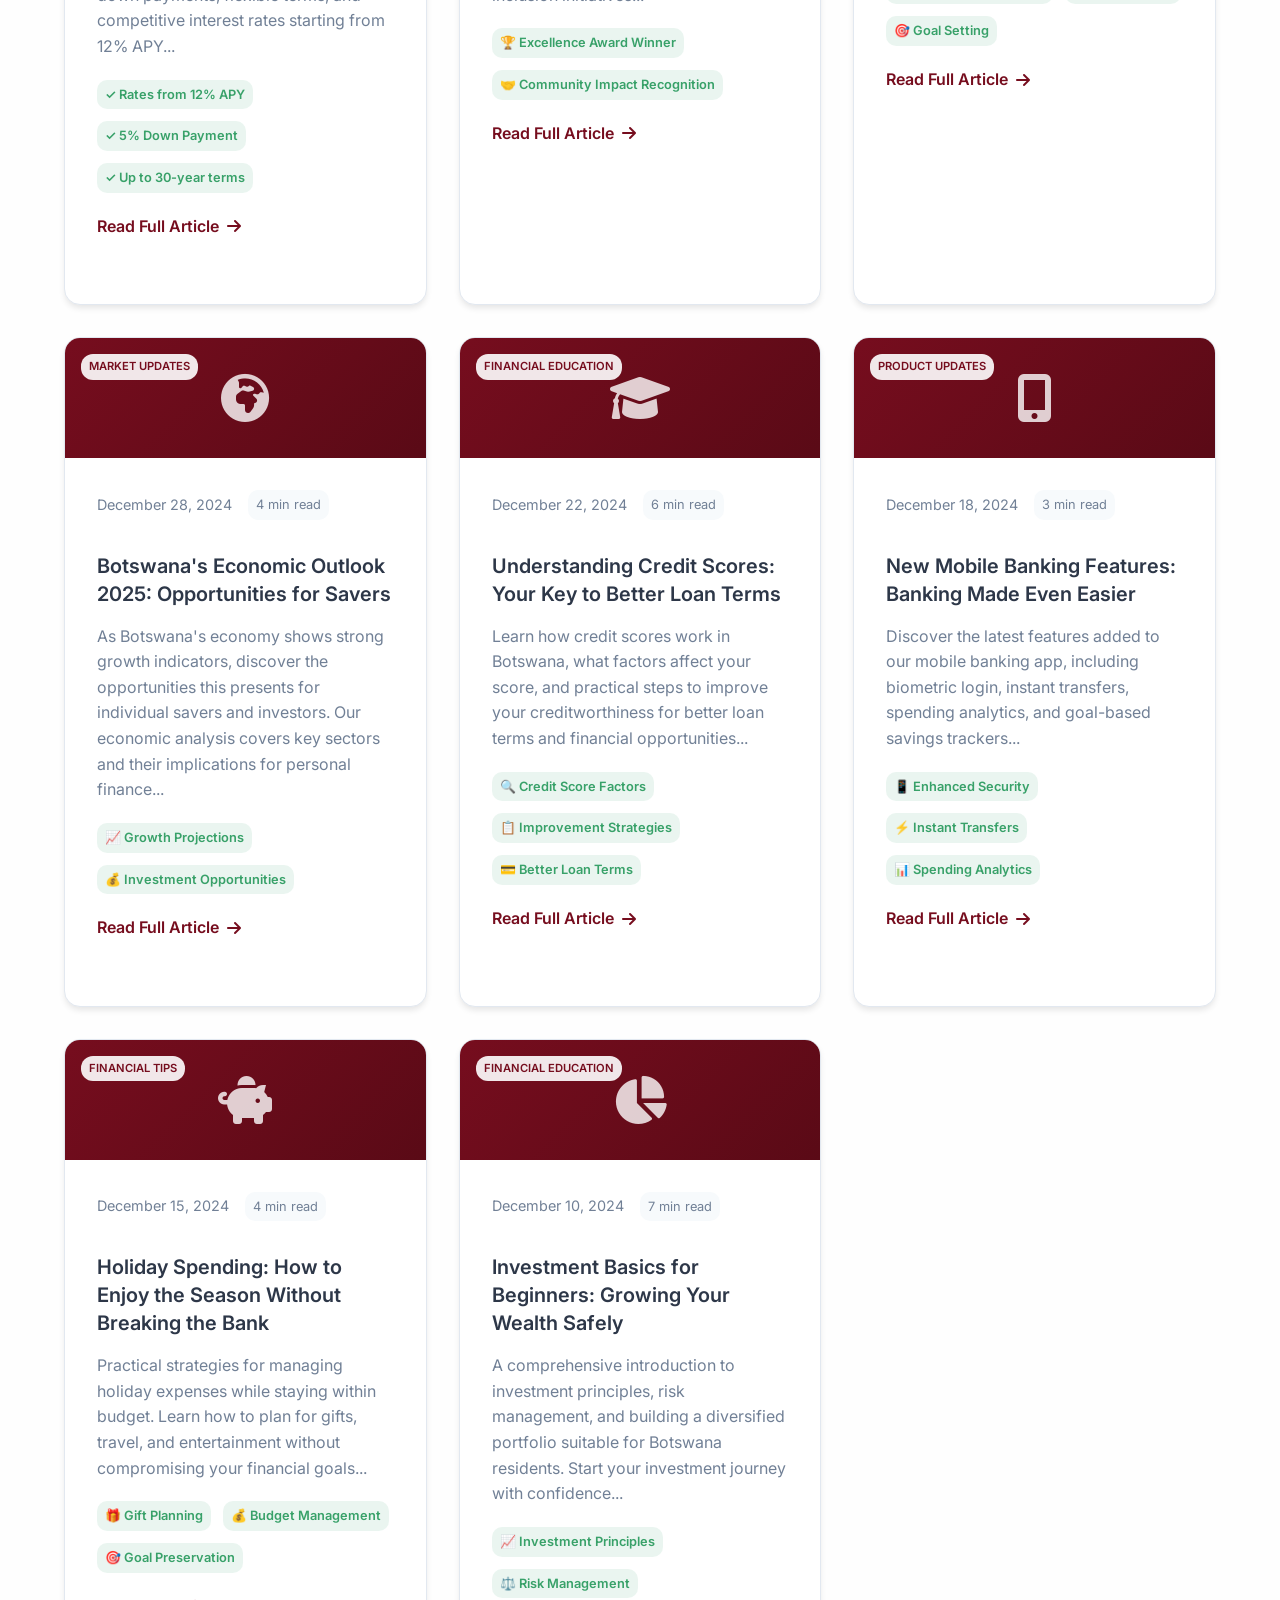
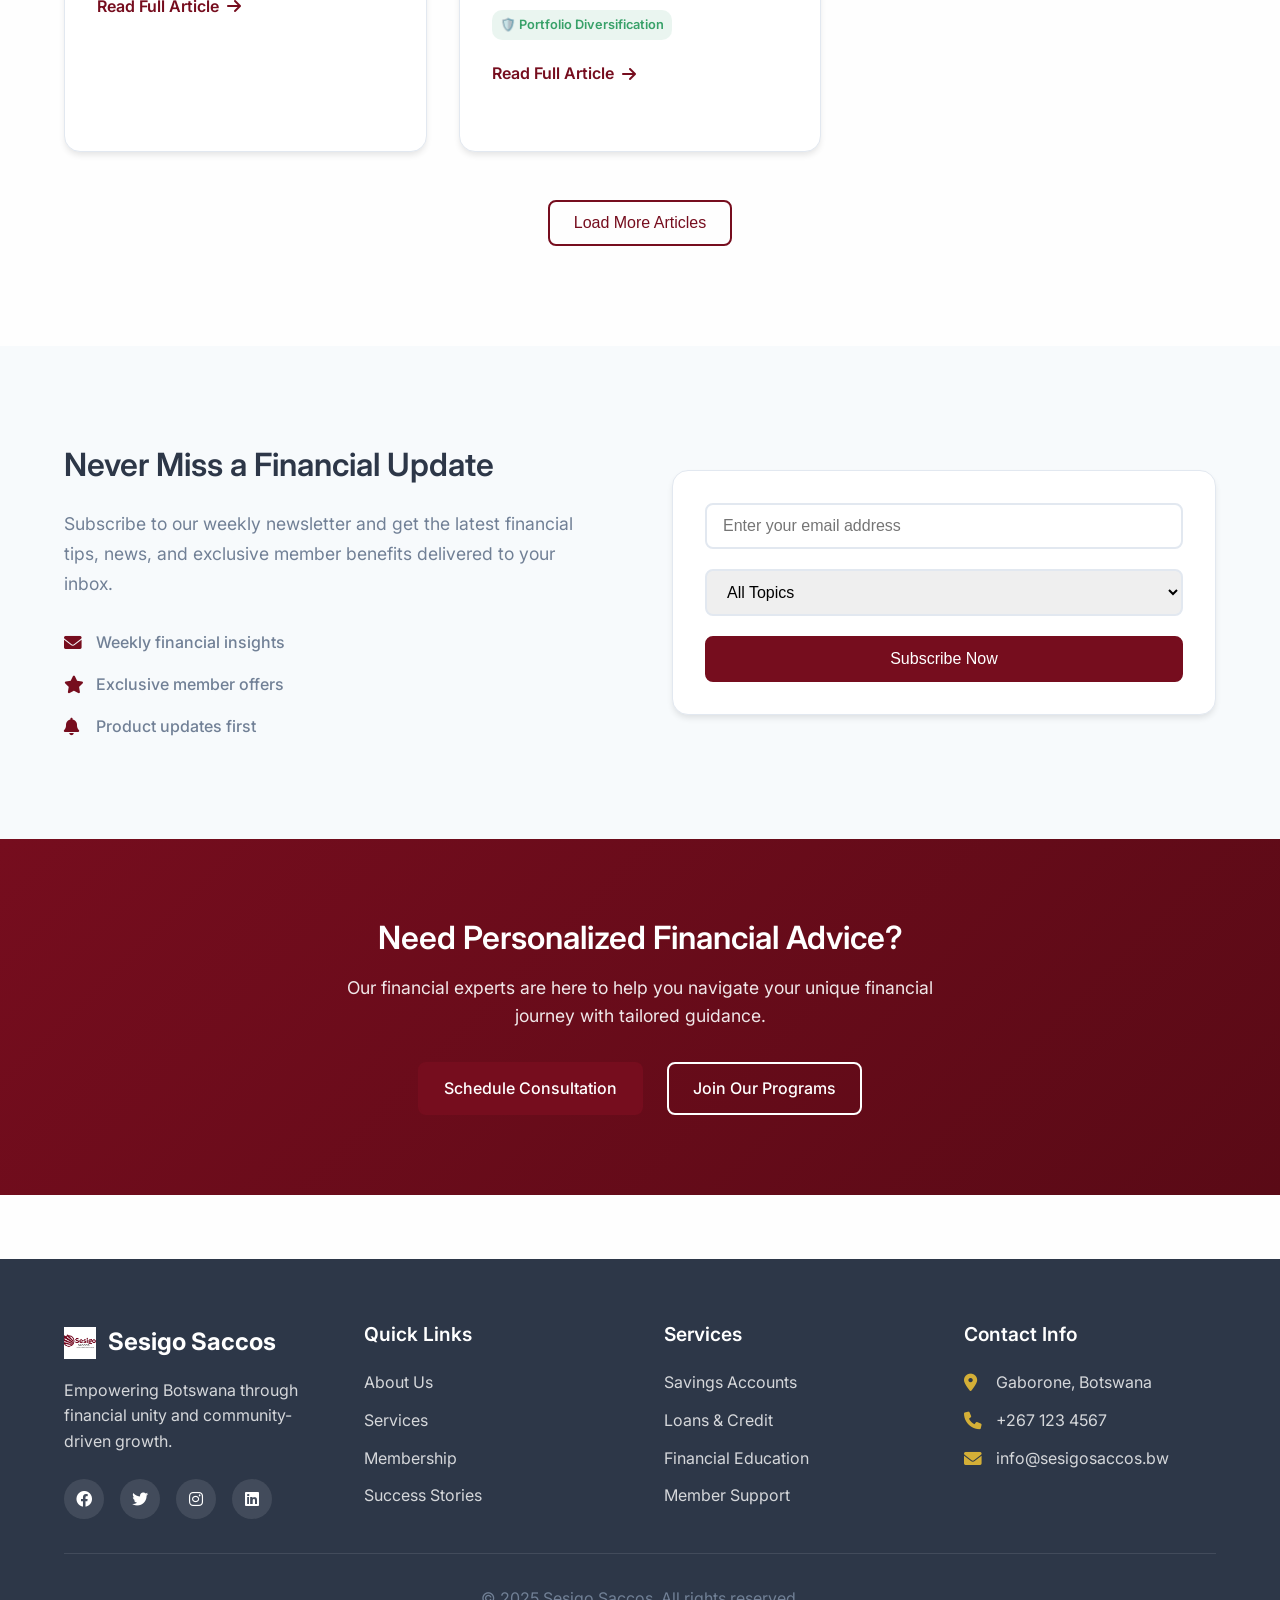
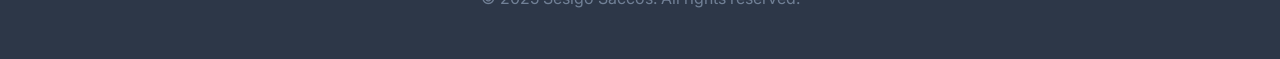
<file: SESIGO PROJECT/project/news.html>
<!DOCTYPE html>
<html lang="en">
<head>
    <meta charset="UTF-8">
    <meta name="viewport" content="width=device-width, initial-scale=1.0">
    <title>News & Financial Tips - Sesigo Saccos</title>
    <meta name="description" content="Stay updated with the latest financial news, tips, and insights from Sesigo Saccos to help you make informed financial decisions.">
    <link rel="stylesheet" href="./css/style.css">
    <link rel="stylesheet" href="./css/news.css">
    <link href="https://fonts.googleapis.com/css2?family=Inter:wght@300;400;500;600;700&display=swap" rel="stylesheet">
    <link rel="stylesheet" href="https://cdnjs.cloudflare.com/ajax/libs/font-awesome/6.0.0/css/all.min.css">
</head>
<body>
    <!-- Navigation -->
    <nav class="navbar">
        <div class="nav-container">
            <div class="nav-logo">
                <img src="./public/SESIGO.jpg" alt="Sesigo Saccos Logo" class="logo-img">
                <span>Sesigo Saccos</span>
            </div>
            <ul class="nav-menu">
                <li class="nav-item">
                    <a href="./" class="nav-link">Home</a>
                </li>
                <li class="nav-item">
                    <a href="./about.html" class="nav-link">About Us</a>
                </li>
                <li class="nav-item">
                    <a href="./services.html" class="nav-link">Services</a>
                </li>
                <li class="nav-item">
                    <a href="./membership.html" class="nav-link">Membership</a>
                </li>
                <li class="nav-item">
                    <a href="./testimonials.html" class="nav-link">Success Stories</a>
                </li>
                <li class="nav-item">
                    <a href="./news.html" class="nav-link active">News & Tips</a>
                </li>
                <li class="nav-item">
                    <a href="./contact.html" class="nav-link">Contact</a>
                </li>
            </ul>
            <div class="hamburger">
                <span class="bar"></span>
                <span class="bar"></span>
                <span class="bar"></span>
            </div>
        </div>
    </nav>

    <!-- Page Header -->
    <section class="page-header">
        <div class="container">
            <h1>News & Financial Tips</h1>
            <p>Stay informed with the latest updates and expert financial guidance</p>
        </div>
    </section>

    <!-- Search and Filter -->
    <section class="search-filter">
        <div class="container">
            <div class="search-controls">
                <div class="search-box">
                    <i class="fas fa-search"></i>
                    <input type="text" id="searchInput" placeholder="Search articles...">
                </div>
                <div class="filter-controls">
                    <select id="categoryFilter">
                        <option value="all">All Categories</option>
                        <option value="tips">Financial Tips</option>
                        <option value="news">Company News</option>
                        <option value="market">Market Updates</option>
                        <option value="education">Financial Education</option>
                        <option value="products">Product Updates</option>
                    </select>
                    <select id="dateFilter">
                        <option value="all">All Time</option>
                        <option value="week">This Week</option>
                        <option value="month">This Month</option>
                        <option value="quarter">This Quarter</option>
                    </select>
                </div>
            </div>
        </div>
    </section>

    <!-- Featured Article -->
    <section class="featured-article">
        <div class="container">
            <article class="featured-content" id="article-1">
                <div class="featured-text">
                    <div class="article-meta">
                        <span class="article-category">Financial Tips</span>
                        <span class="article-date">January 15, 2025</span>
                    </div>
                    <h2>Smart Saving Strategies for 2025: Building Wealth in Botswana's Growing Economy</h2>
                    <p class="article-excerpt">As Botswana's economy continues to diversify and grow, there are numerous opportunities for individuals and families to build wealth through smart saving strategies. This comprehensive guide explores proven methods to maximize your savings potential...</p>
                    <div class="article-content">
                        <h3>Why Saving Matters More Than Ever</h3>
                        <p>In today's economic landscape, having a solid savings foundation is crucial for financial security and taking advantage of investment opportunities. With inflation rates and changing market conditions, traditional saving methods may not be enough.</p>
                        
                        <h3>Top Saving Strategies for 2025</h3>
                        <div class="strategy-list">
                            <div class="strategy-item">
                                <h4>1. Automated Savings Plans</h4>
                                <p>Set up automatic transfers to your savings account immediately after receiving your salary. This "pay yourself first" approach ensures consistent saving habits.</p>
                            </div>
                            <div class="strategy-item">
                                <h4>2. High-Yield Savings Accounts</h4>
                                <p>Choose savings accounts that offer competitive interest rates. Sesigo Saccos' High-Yield Savings offers up to 8% APY, significantly higher than traditional banks.</p>
                            </div>
                            <div class="strategy-item">
                                <h4>3. Emergency Fund Priority</h4>
                                <p>Build an emergency fund covering 3-6 months of expenses before focusing on other savings goals. This provides financial security and peace of mind.</p>
                            </div>
                            <div class="strategy-item">
                                <h4>4. Goal-Based Savings</h4>
                                <p>Create separate savings accounts for different goals: home down payment, children's education, vacation, etc. This helps maintain focus and motivation.</p>
                            </div>
                        </div>

                        <h3>Leveraging Technology for Better Savings</h3>
                        <p>Modern banking technology offers powerful tools to enhance your saving efforts. Mobile banking apps can provide spending insights, automatic round-ups, and goal tracking features.</p>

                        <h3>Tax-Efficient Saving in Botswana</h3>
                        <p>Understanding Botswana's tax implications for different types of savings can help maximize your returns. Consult with our financial advisors to optimize your savings strategy.</p>
                    </div>
                    <div class="article-tags">
                        <span class="tag">Savings</span>
                        <span class="tag">Financial Planning</span>
                        <span class="tag">Wealth Building</span>
                        <span class="tag">Botswana Economy</span>
                    </div>
                    <div class="article-actions">
                        <button class="btn btn-outline" onclick="shareArticle('Smart Saving Strategies for 2025')">Share Article</button>
                        <button class="btn btn-primary" onclick="contactAdvisor()">Speak with Advisor</button>
                    </div>
                </div>
                <div class="featured-image">
                    <div class="article-visual">
                        <i class="fas fa-chart-line"></i>
                        <div class="visual-stats">
                            <span class="stat">8% APY</span>
                            <span class="label">High-Yield Savings</span>
                        </div>
                    </div>
                </div>
            </article>
        </div>
    </section>

    <!-- News Grid -->
    <section class="news-grid">
        <div class="container">
            <div class="section-header">
                <h2>Latest Articles</h2>
                <p>Fresh insights and updates from our financial experts</p>
            </div>
            <div class="articles-grid" id="articlesGrid">
                <!-- Article 2 -->
                <article class="article-card" data-category="news" data-date="2025-01-10" id="article-2">
                    <div class="article-image">
                        <i class="fas fa-home"></i>
                        <div class="article-category-badge">Company News</div>
                    </div>
                    <div class="article-content">
                        <div class="article-meta">
                            <span class="article-date">January 10, 2025</span>
                            <span class="read-time">3 min read</span>
                        </div>
                        <h3>New Home Loan Products Launched with Competitive Rates</h3>
                        <p>We're excited to announce the launch of our enhanced home loan products designed to make homeownership more accessible for Botswana residents. Features include reduced down payments, flexible terms, and competitive interest rates starting from 12% APY...</p>
                        <div class="article-highlights">
                            <span class="highlight">✓ Rates from 12% APY</span>
                            <span class="highlight">✓ 5% Down Payment</span>
                            <span class="highlight">✓ Up to 30-year terms</span>
                        </div>
                        <a href="#" onclick="expandArticle('article-2')" class="read-more">Read Full Article <i class="fas fa-arrow-right"></i></a>
                    </div>
                </article>

                <!-- Article 3 -->
                <article class="article-card" data-category="news" data-date="2025-01-05" id="article-3">
                    <div class="article-image">
                        <i class="fas fa-award"></i>
                        <div class="article-category-badge">Company News</div>
                    </div>
                    <div class="article-content">
                        <div class="article-meta">
                            <span class="article-date">January 5, 2025</span>
                            <span class="read-time">2 min read</span>
                        </div>
                        <h3>Sesigo Saccos Receives Excellence Award for Community Impact</h3>
                        <p>We are honored to receive the Financial Cooperative Excellence Award from the Botswana Cooperative Association for our outstanding contribution to community development and financial inclusion initiatives...</p>
                        <div class="article-highlights">
                            <span class="highlight">🏆 Excellence Award Winner</span>
                            <span class="highlight">🤝 Community Impact Recognition</span>
                        </div>
                        <a href="#" onclick="expandArticle('article-3')" class="read-more">Read Full Article <i class="fas fa-arrow-right"></i></a>
                    </div>
                </article>

                <!-- Article 4 -->
                <article class="article-card" data-category="tips" data-date="2025-01-03">
                    <div class="article-image">
                        <i class="fas fa-calculator"></i>
                        <div class="article-category-badge">Financial Tips</div>
                    </div>
                    <div class="article-content">
                        <div class="article-meta">
                            <span class="article-date">January 3, 2025</span>
                            <span class="read-time">5 min read</span>
                        </div>
                        <h3>Budgeting Basics: How to Take Control of Your Finances</h3>
                        <p>Master the fundamentals of budgeting with our step-by-step guide. Learn how to track expenses, set realistic financial goals, and build a budget that works for your lifestyle...</p>
                        <div class="article-highlights">
                            <span class="highlight">📊 Budgeting Templates</span>
                            <span class="highlight">💡 Practical Tips</span>
                            <span class="highlight">🎯 Goal Setting</span>
                        </div>
                        <a href="#" class="read-more">Read Full Article <i class="fas fa-arrow-right"></i></a>
                    </div>
                </article>

                <!-- Article 5 -->
                <article class="article-card" data-category="market" data-date="2024-12-28">
                    <div class="article-image">
                        <i class="fas fa-globe-africa"></i>
                        <div class="article-category-badge">Market Updates</div>
                    </div>
                    <div class="article-content">
                        <div class="article-meta">
                            <span class="article-date">December 28, 2024</span>
                            <span class="read-time">4 min read</span>
                        </div>
                        <h3>Botswana's Economic Outlook 2025: Opportunities for Savers</h3>
                        <p>As Botswana's economy shows strong growth indicators, discover the opportunities this presents for individual savers and investors. Our economic analysis covers key sectors and their implications for personal finance...</p>
                        <div class="article-highlights">
                            <span class="highlight">📈 Growth Projections</span>
                            <span class="highlight">💰 Investment Opportunities</span>
                        </div>
                        <a href="#" class="read-more">Read Full Article <i class="fas fa-arrow-right"></i></a>
                    </div>
                </article>

                <!-- Article 6 -->
                <article class="article-card" data-category="education" data-date="2024-12-22">
                    <div class="article-image">
                        <i class="fas fa-graduation-cap"></i>
                        <div class="article-category-badge">Financial Education</div>
                    </div>
                    <div class="article-content">
                        <div class="article-meta">
                            <span class="article-date">December 22, 2024</span>
                            <span class="read-time">6 min read</span>
                        </div>
                        <h3>Understanding Credit Scores: Your Key to Better Loan Terms</h3>
                        <p>Learn how credit scores work in Botswana, what factors affect your score, and practical steps to improve your creditworthiness for better loan terms and financial opportunities...</p>
                        <div class="article-highlights">
                            <span class="highlight">🔍 Credit Score Factors</span>
                            <span class="highlight">📋 Improvement Strategies</span>
                            <span class="highlight">💳 Better Loan Terms</span>
                        </div>
                        <a href="#" class="read-more">Read Full Article <i class="fas fa-arrow-right"></i></a>
                    </div>
                </article>

                <!-- Article 7 -->
                <article class="article-card" data-category="products" data-date="2024-12-18">
                    <div class="article-image">
                        <i class="fas fa-mobile-alt"></i>
                        <div class="article-category-badge">Product Updates</div>
                    </div>
                    <div class="article-content">
                        <div class="article-meta">
                            <span class="article-date">December 18, 2024</span>
                            <span class="read-time">3 min read</span>
                        </div>
                        <h3>New Mobile Banking Features: Banking Made Even Easier</h3>
                        <p>Discover the latest features added to our mobile banking app, including biometric login, instant transfers, spending analytics, and goal-based savings trackers...</p>
                        <div class="article-highlights">
                            <span class="highlight">📱 Enhanced Security</span>
                            <span class="highlight">⚡ Instant Transfers</span>
                            <span class="highlight">📊 Spending Analytics</span>
                        </div>
                        <a href="#" class="read-more">Read Full Article <i class="fas fa-arrow-right"></i></a>
                    </div>
                </article>

                <!-- Article 8 -->
                <article class="article-card" data-category="tips" data-date="2024-12-15">
                    <div class="article-image">
                        <i class="fas fa-piggy-bank"></i>
                        <div class="article-category-badge">Financial Tips</div>
                    </div>
                    <div class="article-content">
                        <div class="article-meta">
                            <span class="article-date">December 15, 2024</span>
                            <span class="read-time">4 min read</span>
                        </div>
                        <h3>Holiday Spending: How to Enjoy the Season Without Breaking the Bank</h3>
                        <p>Practical strategies for managing holiday expenses while staying within budget. Learn how to plan for gifts, travel, and entertainment without compromising your financial goals...</p>
                        <div class="article-highlights">
                            <span class="highlight">🎁 Gift Planning</span>
                            <span class="highlight">💰 Budget Management</span>
                            <span class="highlight">🎯 Goal Preservation</span>
                        </div>
                        <a href="#" class="read-more">Read Full Article <i class="fas fa-arrow-right"></i></a>
                    </div>
                </article>

                <!-- Article 9 -->
                <article class="article-card" data-category="education" data-date="2024-12-10">
                    <div class="article-image">
                        <i class="fas fa-chart-pie"></i>
                        <div class="article-category-badge">Financial Education</div>
                    </div>
                    <div class="article-content">
                        <div class="article-meta">
                            <span class="article-date">December 10, 2024</span>
                            <span class="read-time">7 min read</span>
                        </div>
                        <h3>Investment Basics for Beginners: Growing Your Wealth Safely</h3>
                        <p>A comprehensive introduction to investment principles, risk management, and building a diversified portfolio suitable for Botswana residents. Start your investment journey with confidence...</p>
                        <div class="article-highlights">
                            <span class="highlight">📈 Investment Principles</span>
                            <span class="highlight">⚖️ Risk Management</span>
                            <span class="highlight">🛡️ Portfolio Diversification</span>
                        </div>
                        <a href="#" class="read-more">Read Full Article <i class="fas fa-arrow-right"></i></a>
                    </div>
                </article>
            </div>
            
            <div class="load-more-container">
                <button class="btn btn-outline" id="loadMoreBtn">Load More Articles</button>
            </div>
        </div>
    </section>

    <!-- Newsletter Signup -->
    <section class="newsletter-signup">
        <div class="container">
            <div class="newsletter-content">
                <div class="newsletter-text">
                    <h3>Never Miss a Financial Update</h3>
                    <p>Subscribe to our weekly newsletter and get the latest financial tips, news, and exclusive member benefits delivered to your inbox.</p>
                    <div class="newsletter-benefits">
                        <div class="benefit">
                            <i class="fas fa-envelope"></i>
                            <span>Weekly financial insights</span>
                        </div>
                        <div class="benefit">
                            <i class="fas fa-star"></i>
                            <span>Exclusive member offers</span>
                        </div>
                        <div class="benefit">
                            <i class="fas fa-bell"></i>
                            <span>Product updates first</span>
                        </div>
                    </div>
                </div>
                <div class="newsletter-form">
                    <form id="newsSubscriptionForm">
                        <div class="form-group">
                            <input type="email" id="newsEmail" placeholder="Enter your email address" required>
                        </div>
                        <div class="form-group">
                            <select id="newsTopics">
                                <option value="all">All Topics</option>
                                <option value="tips">Financial Tips</option>
                                <option value="products">Product Updates</option>
                                <option value="market">Market News</option>
                                <option value="education">Educational Content</option>
                            </select>
                        </div>
                        <button type="submit" class="btn btn-primary">Subscribe Now</button>
                    </form>
                </div>
            </div>
        </div>
    </section>

    <!-- Call to Action -->
    <section class="cta">
        <div class="container">
            <div class="cta-content">
                <h3>Need Personalized Financial Advice?</h3>
                <p>Our financial experts are here to help you navigate your unique financial journey with tailored guidance.</p>
                <div class="cta-buttons">
                    <a href="./contact.html" class="btn btn-primary">Schedule Consultation</a>
                    <a href="./services.html#education" class="btn btn-outline">Join Our Programs</a>
                </div>
            </div>
        </div>
    </section>

    <!-- Footer -->
    <footer class="footer">
        <div class="container">
            <div class="footer-content">
                <div class="footer-section">
                    <div class="footer-logo">
                        <img src="./public/SESIGO.jpg" alt="Sesigo Saccos Logo" class="footer-logo-img">
                        <span>Sesigo Saccos</span>
                    </div>
                    <p>Empowering Botswana through financial unity and community-driven growth.</p>
                    <div class="social-links">
                        <a href="#" class="social-link"><i class="fab fa-facebook"></i></a>
                        <a href="#" class="social-link"><i class="fab fa-twitter"></i></a>
                        <a href="#" class="social-link"><i class="fab fa-instagram"></i></a>
                        <a href="#" class="social-link"><i class="fab fa-linkedin"></i></a>
                    </div>
                </div>
                <div class="footer-section">
                    <h4>Quick Links</h4>
                    <ul class="footer-links">
                        <li><a href="./about.html">About Us</a></li>
                        <li><a href="./services.html">Services</a></li>
                        <li><a href="./membership.html">Membership</a></li>
                        <li><a href="./testimonials.html">Success Stories</a></li>
                    </ul>
                </div>
                <div class="footer-section">
                    <h4>Services</h4>
                    <ul class="footer-links">
                        <li><a href="./services.html#savings">Savings Accounts</a></li>
                        <li><a href="./services.html#loans">Loans & Credit</a></li>
                        <li><a href="./services.html#education">Financial Education</a></li>
                        <li><a href="./services.html#support">Member Support</a></li>
                    </ul>
                </div>
                <div class="footer-section">
                    <h4>Contact Info</h4>
                    <div class="contact-info">
                        <div class="contact-item">
                            <i class="fas fa-map-marker-alt"></i>
                            <span>Gaborone, Botswana</span>
                        </div>
                        <div class="contact-item">
                            <i class="fas fa-phone"></i>
                            <span>+267 123 4567</span>
                        </div>
                        <div class="contact-item">
                            <i class="fas fa-envelope"></i>
                            <span>info@sesigosaccos.bw</span>
                        </div>
                    </div>
                </div>
            </div>
            <div class="footer-bottom">
                <p>&copy; 2025 Sesigo Saccos. All rights reserved.</p>
            </div>
        </div>
    </footer>

    <script src="./js/main.js"></script>
    <script src="./js/news.js"></script>
</body>
</html>
</file>
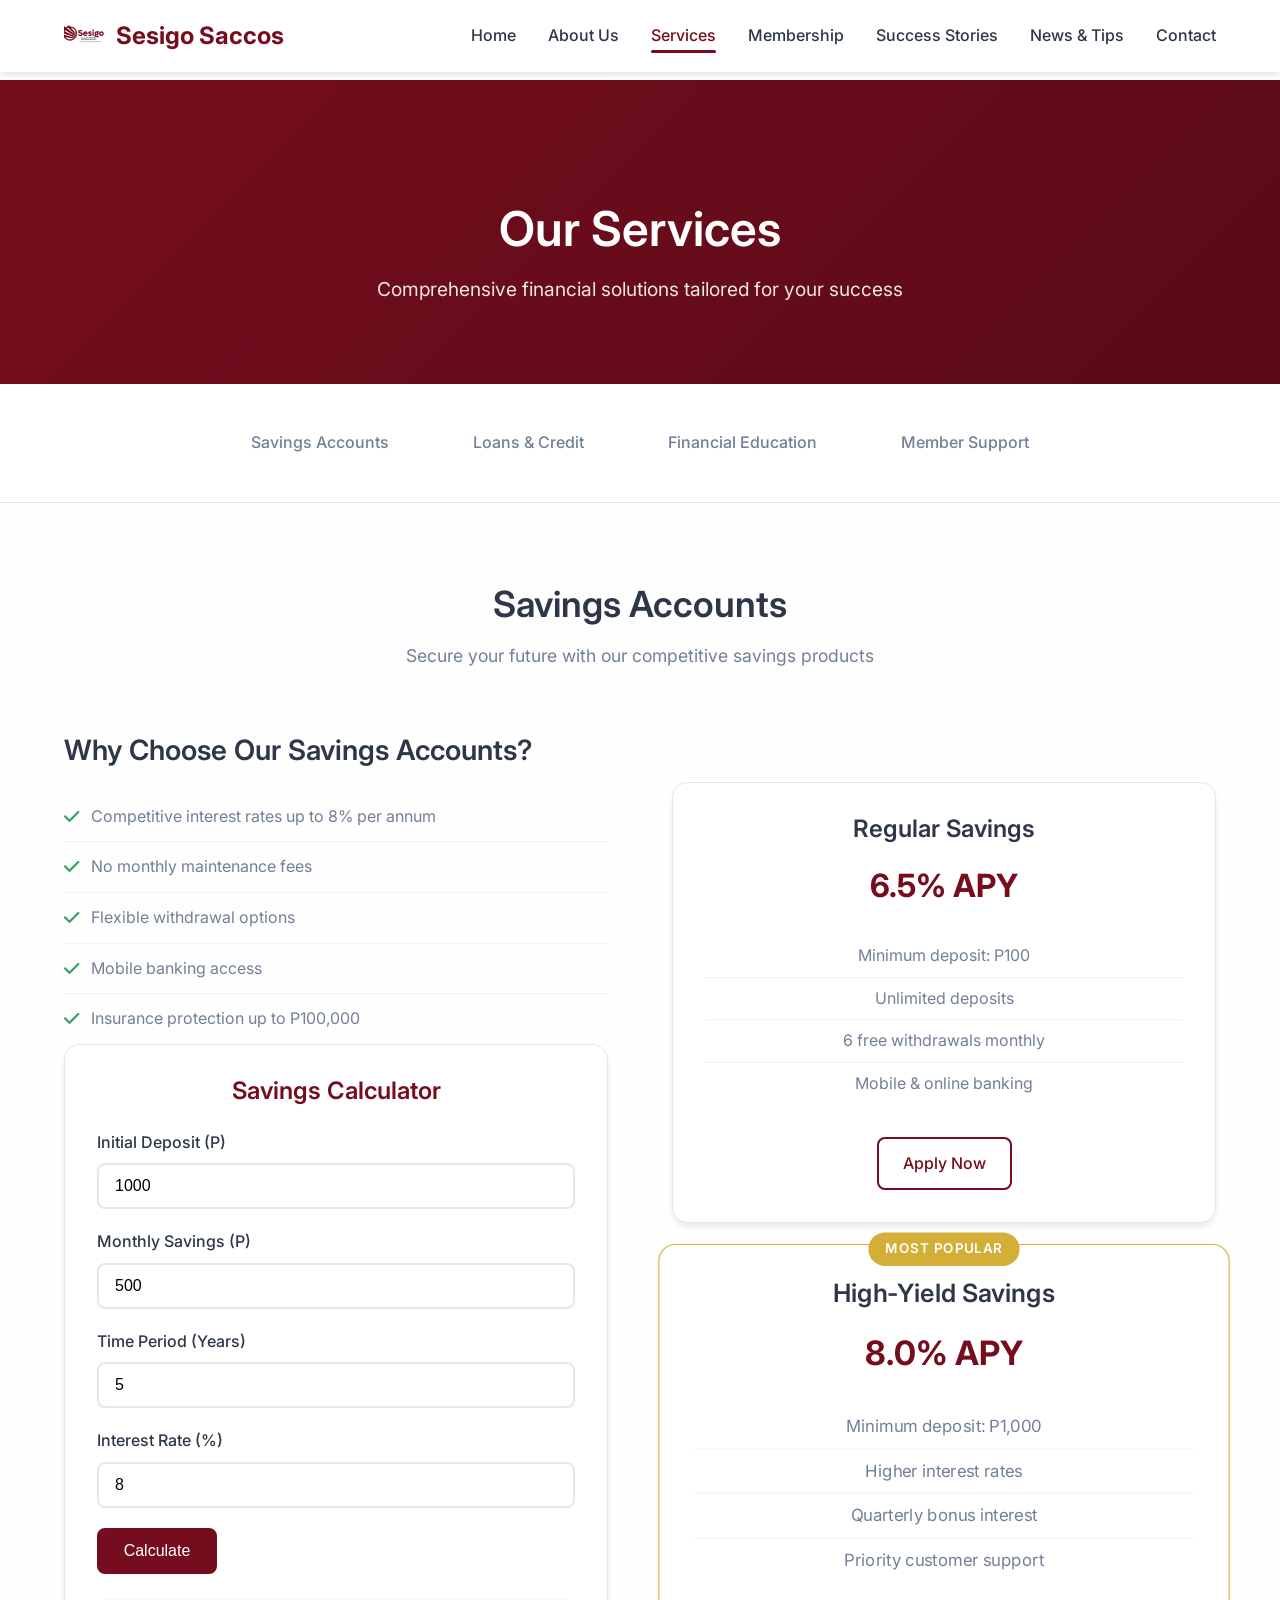
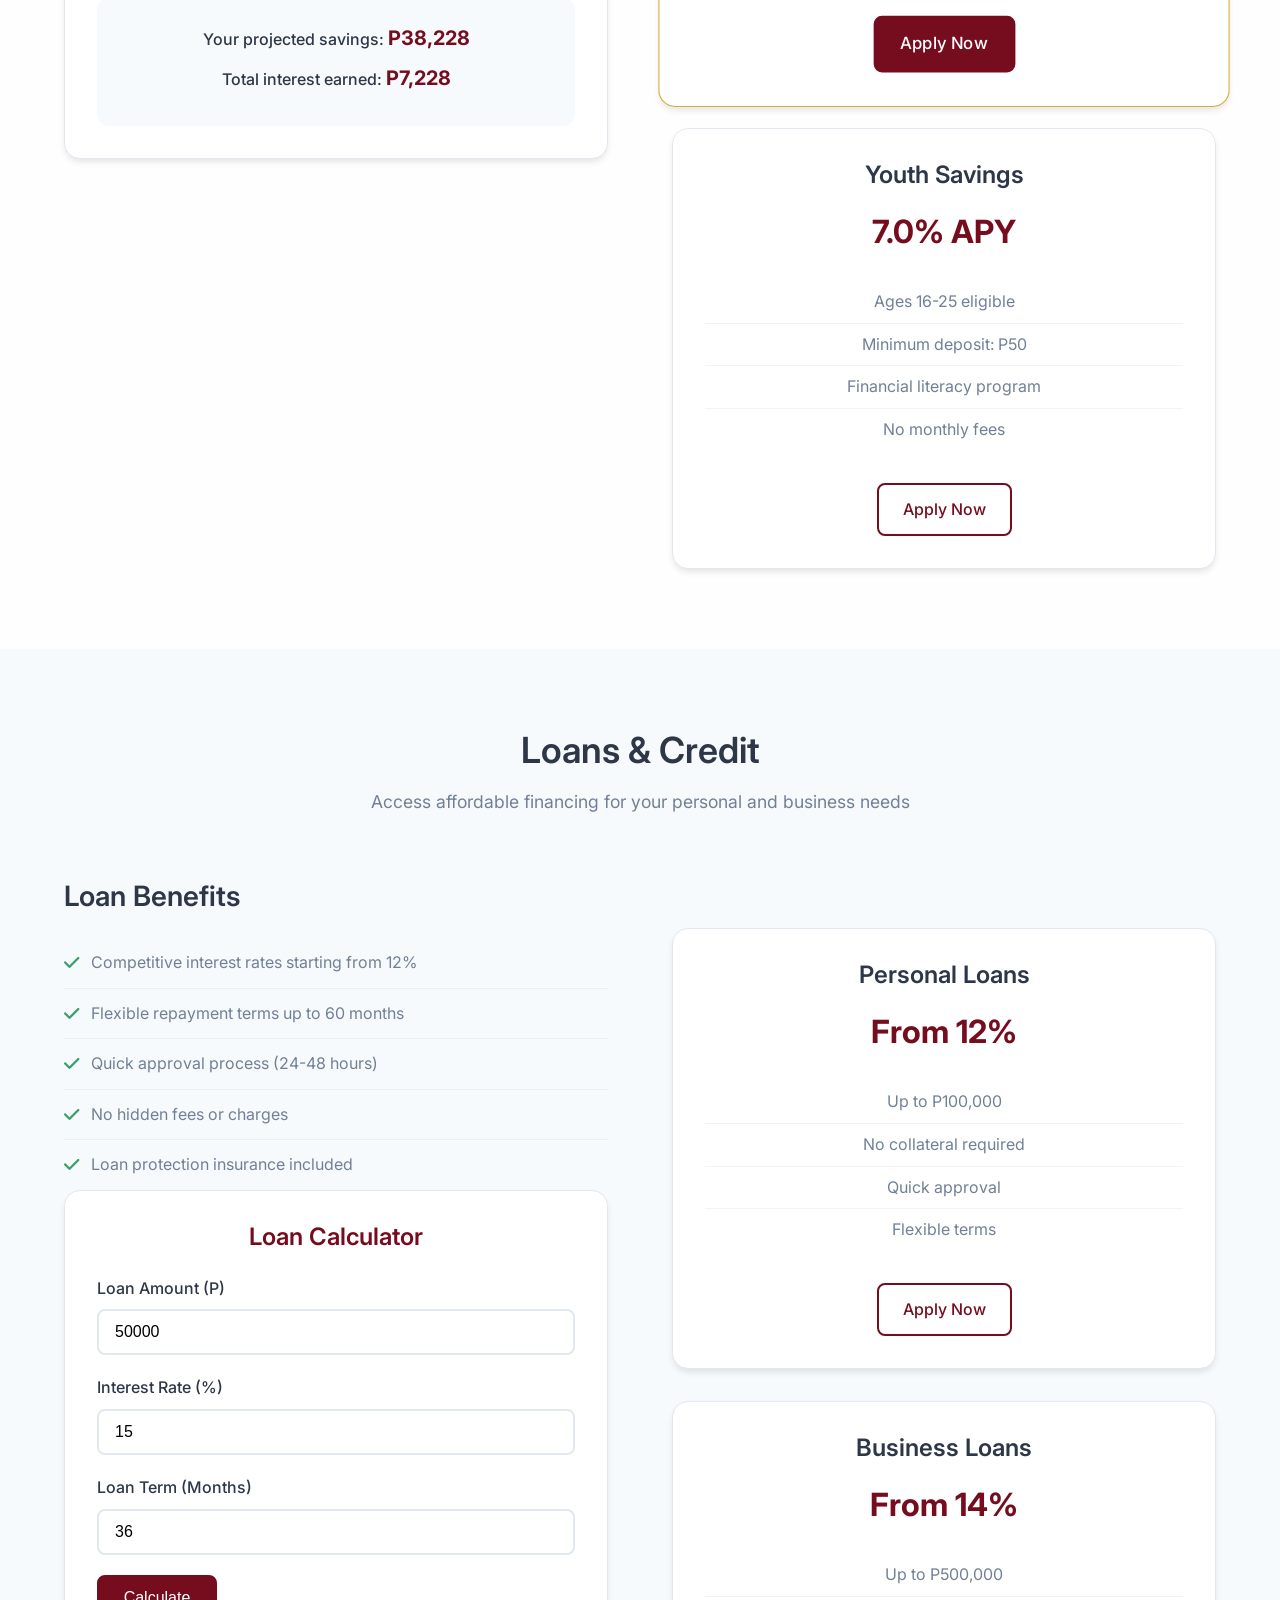
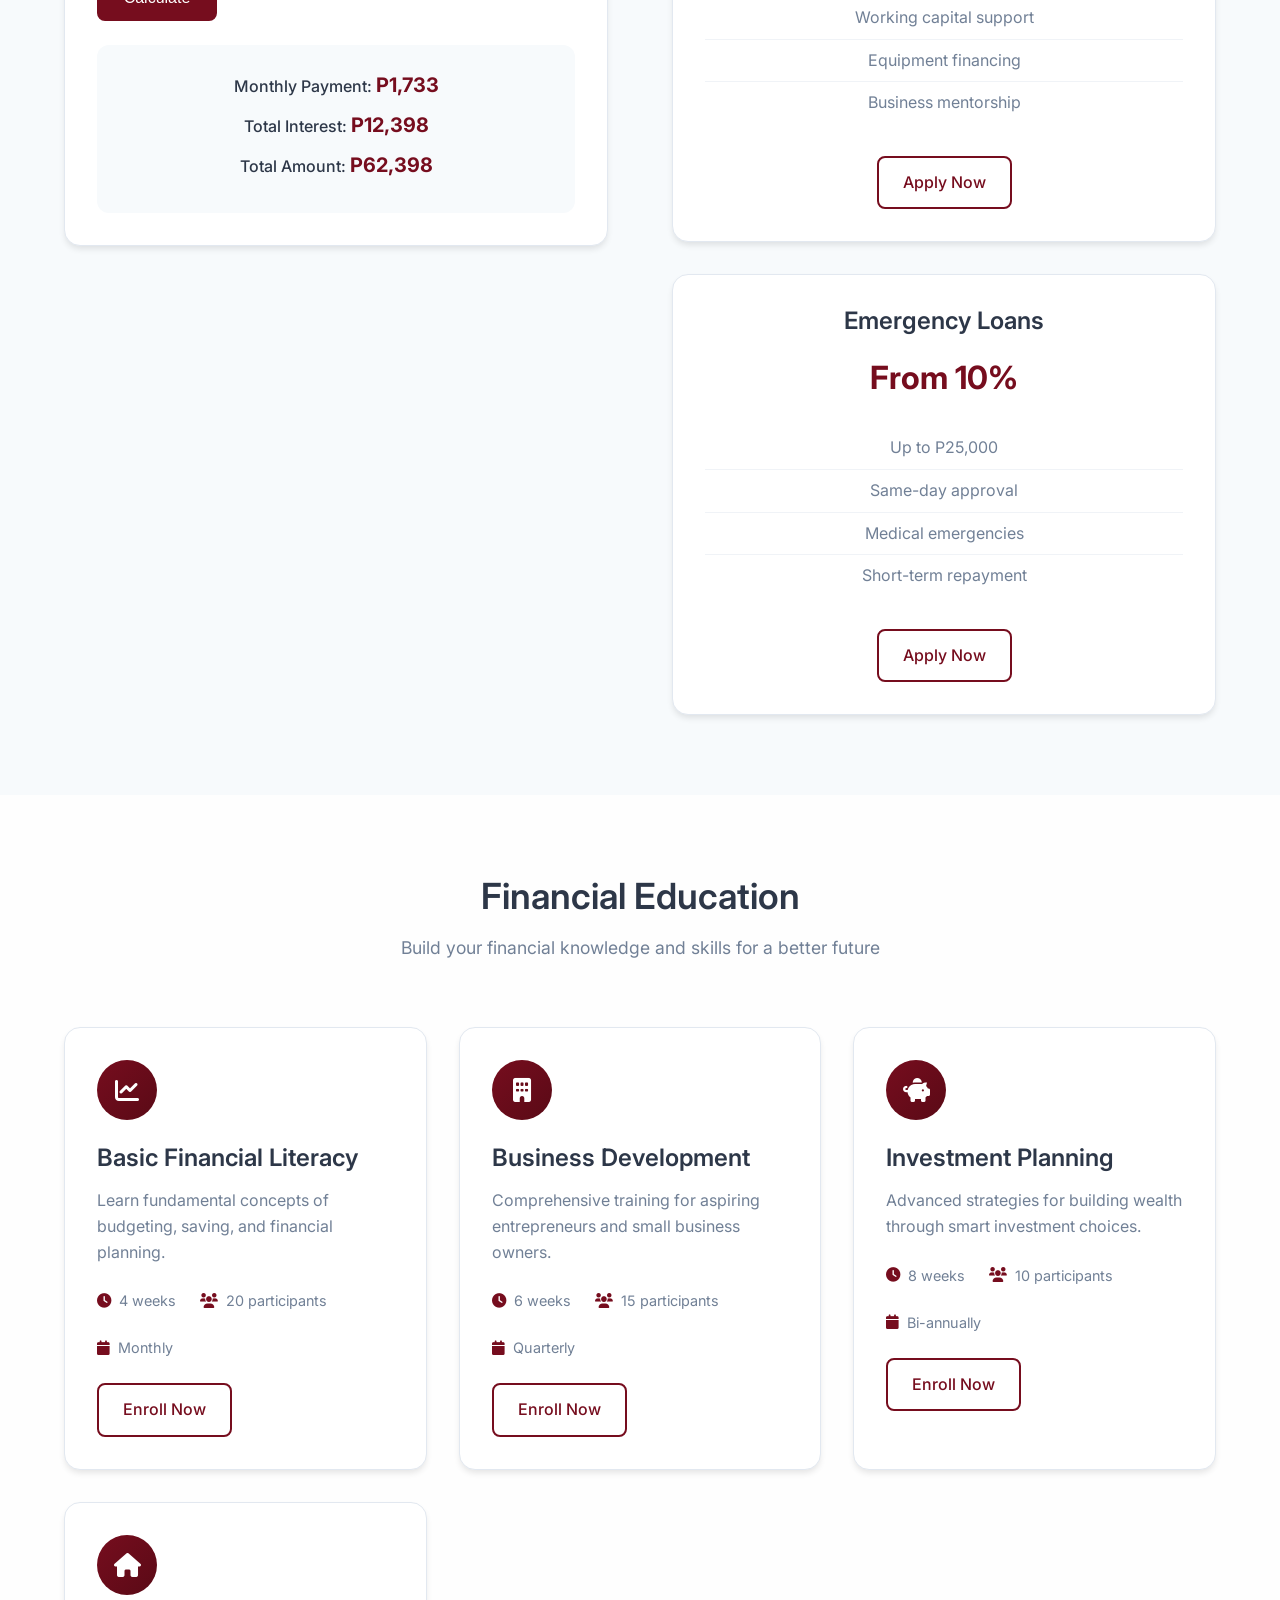
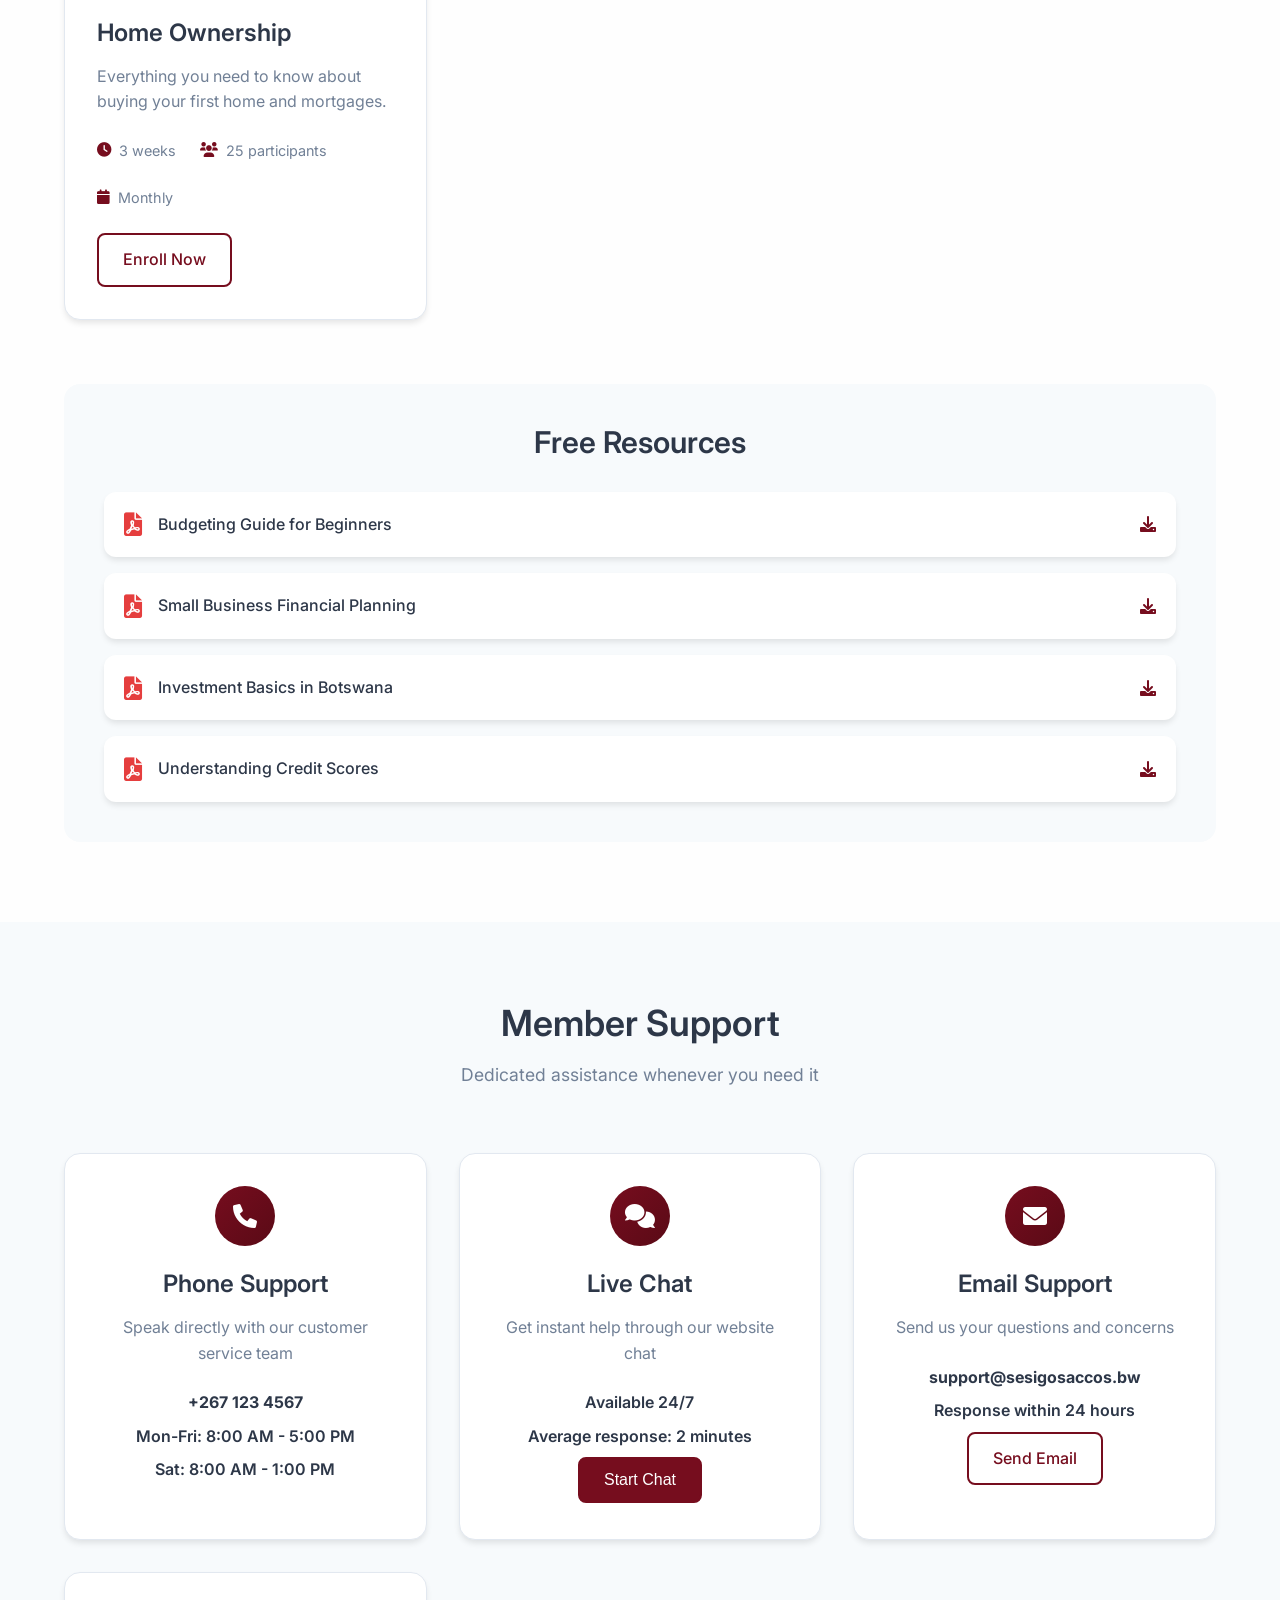
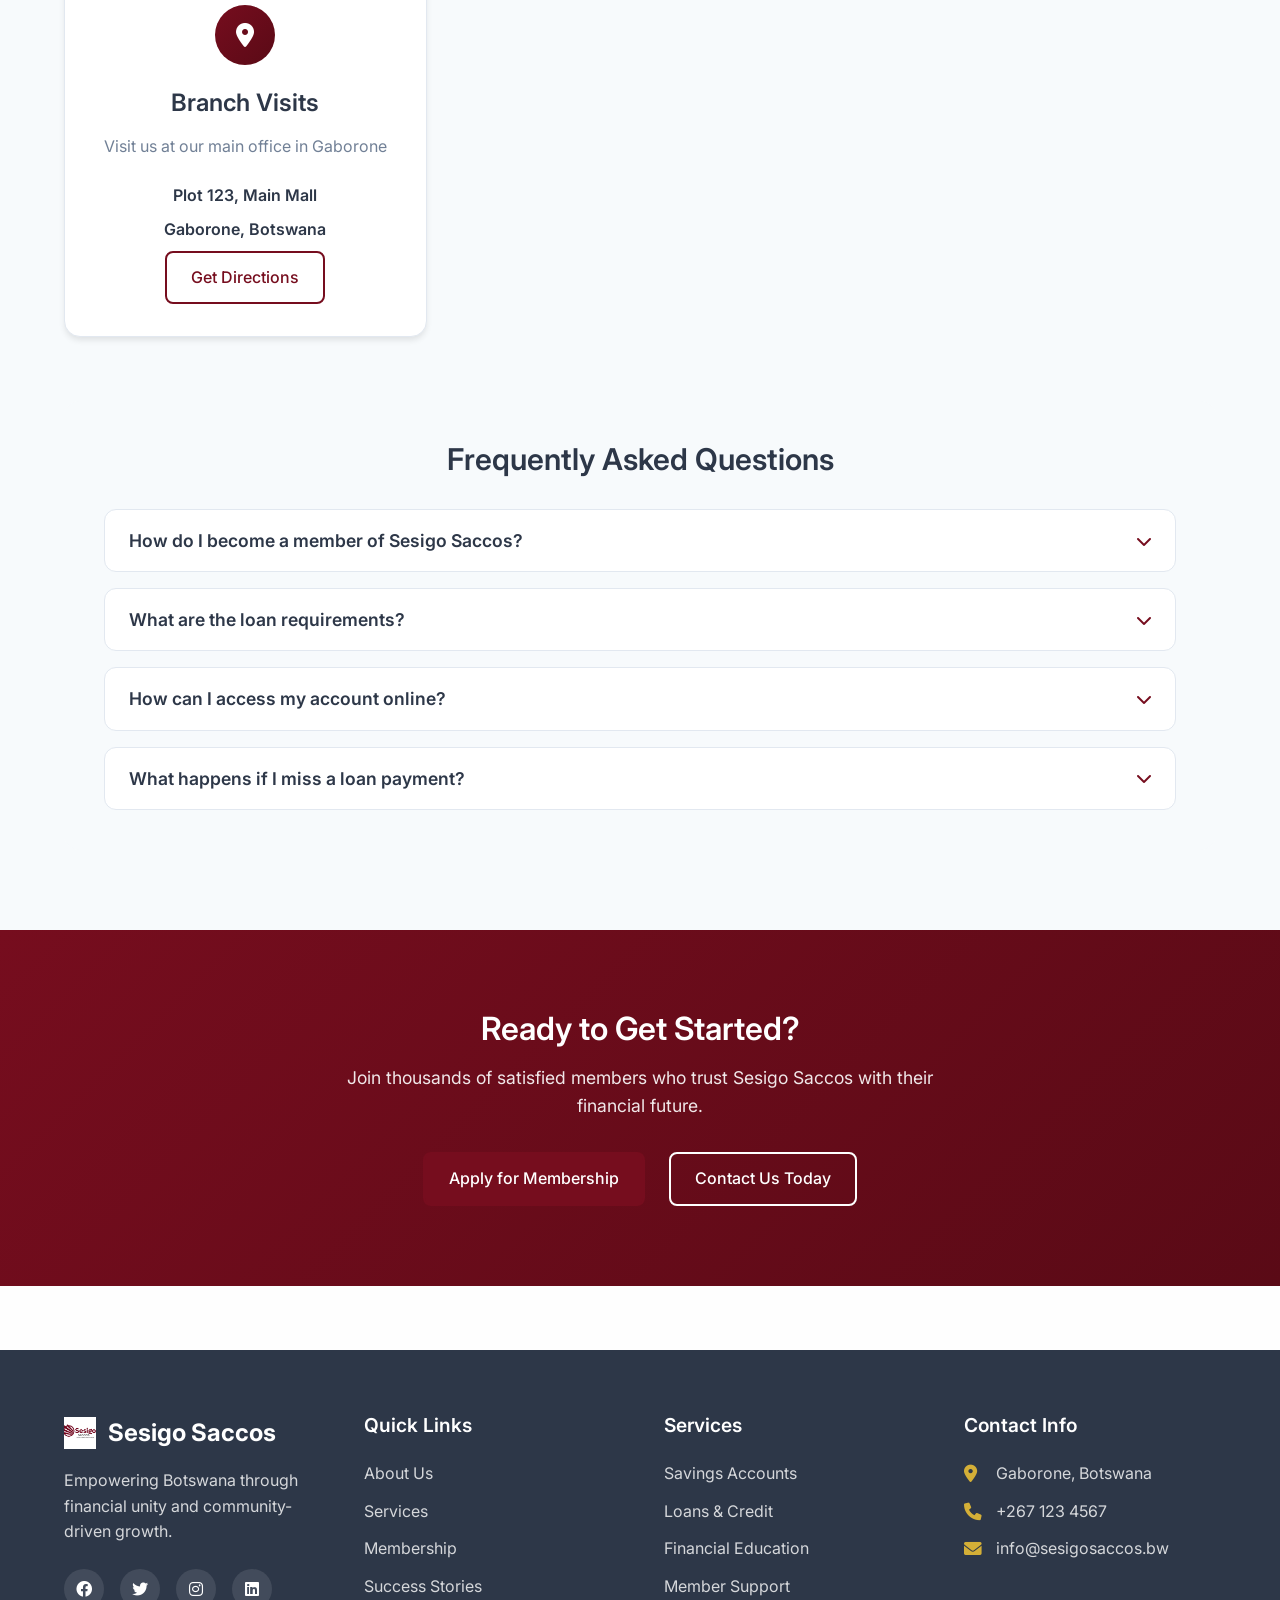
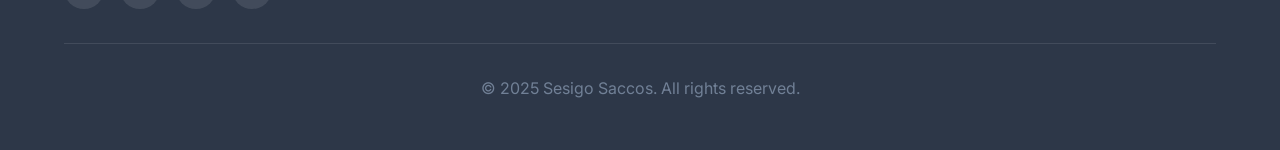
<file: SESIGO PROJECT/project/services.html>
<!DOCTYPE html>
<html lang="en">
<head>
    <meta charset="UTF-8">
    <meta name="viewport" content="width=device-width, initial-scale=1.0">
    <title>Services - Sesigo Saccos</title>
    <meta name="description" content="Explore Sesigo Saccos' comprehensive financial services including savings accounts, loans, financial education, and member support.">
    <link rel="stylesheet" href="./css/style.css">
    <link rel="stylesheet" href="./css/services.css">
    <link href="https://fonts.googleapis.com/css2?family=Inter:wght@300;400;500;600;700&display=swap" rel="stylesheet">
    <link rel="stylesheet" href="https://cdnjs.cloudflare.com/ajax/libs/font-awesome/6.0.0/css/all.min.css">
</head>
<body>
    <!-- Navigation -->
    <nav class="navbar">
        <div class="nav-container">
            <div class="nav-logo">
                <img src="./public/SESIGO.jpg" alt="Sesigo Saccos Logo" class="logo-img">
                <span>Sesigo Saccos</span>
            </div>
            <ul class="nav-menu">
                <li class="nav-item">
                    <a href="./" class="nav-link">Home</a>
                </li>
                <li class="nav-item">
                    <a href="./about.html" class="nav-link">About Us</a>
                </li>
                <li class="nav-item">
                    <a href="./services.html" class="nav-link active">Services</a>
                </li>
                <li class="nav-item">
                    <a href="./membership.html" class="nav-link">Membership</a>
                </li>
                <li class="nav-item">
                    <a href="./testimonials.html" class="nav-link">Success Stories</a>
                </li>
                <li class="nav-item">
                    <a href="./news.html" class="nav-link">News & Tips</a>
                </li>
                <li class="nav-item">
                    <a href="./contact.html" class="nav-link">Contact</a>
                </li>
            </ul>
            <div class="hamburger">
                <span class="bar"></span>
                <span class="bar"></span>
                <span class="bar"></span>
            </div>
        </div>
    </nav>

    <!-- Page Header -->
    <section class="page-header">
        <div class="container">
            <h1>Our Services</h1>
            <p>Comprehensive financial solutions tailored for your success</p>
        </div>
    </section>

    <!-- Services Navigation -->
    <section class="services-nav">
        <div class="container">
            <div class="services-nav-list">
                <a href="#savings" class="service-nav-link active">Savings Accounts</a>
                <a href="#loans" class="service-nav-link">Loans & Credit</a>
                <a href="#education" class="service-nav-link">Financial Education</a>
                <a href="#support" class="service-nav-link">Member Support</a>
            </div>
        </div>
    </section>

    <!-- Savings Accounts -->
    <section id="savings" class="service-section">
        <div class="container">
            <div class="section-header">
                <h2>Savings Accounts</h2>
                <p>Secure your future with our competitive savings products</p>
            </div>
            <div class="service-details">
                <div class="service-content">
                    <div class="service-info">
                        <h3>Why Choose Our Savings Accounts?</h3>
                        <ul class="service-benefits">
                            <li><i class="fas fa-check"></i> Competitive interest rates up to 8% per annum</li>
                            <li><i class="fas fa-check"></i> No monthly maintenance fees</li>
                            <li><i class="fas fa-check"></i> Flexible withdrawal options</li>
                            <li><i class="fas fa-check"></i> Mobile banking access</li>
                            <li><i class="fas fa-check"></i> Insurance protection up to P100,000</li>
                        </ul>
                    </div>
                    <div class="service-calculator">
                        <h4>Savings Calculator</h4>
                        <form class="calculator-form" id="savingsCalculator">
                            <div class="calc-input">
                                <label>Initial Deposit (P)</label>
                                <input type="number" id="initialDeposit" value="1000" min="100">
                            </div>
                            <div class="calc-input">
                                <label>Monthly Savings (P)</label>
                                <input type="number" id="monthlySavings" value="500" min="50">
                            </div>
                            <div class="calc-input">
                                <label>Time Period (Years)</label>
                                <input type="number" id="timePeriod" value="5" min="1" max="30">
                            </div>
                            <div class="calc-input">
                                <label>Interest Rate (%)</label>
                                <input type="number" id="interestRate" value="8" min="1" max="15" step="0.1">
                            </div>
                            <button type="button" onclick="calculateSavings()" class="btn btn-primary">Calculate</button>
                        </form>
                        <div class="calc-result" id="savingsResult">
                            <p>Your projected savings: <span class="result-amount">P0</span></p>
                            <p>Total interest earned: <span class="result-interest">P0</span></p>
                        </div>
                    </div>
                </div>
                <div class="service-products">
                    <div class="product-card">
                        <h4>Regular Savings</h4>
                        <div class="product-rate">6.5% APY</div>
                        <ul class="product-features">
                            <li>Minimum deposit: P100</li>
                            <li>Unlimited deposits</li>
                            <li>6 free withdrawals monthly</li>
                            <li>Mobile & online banking</li>
                        </ul>
                        <a href="./membership.html" class="btn btn-outline">Apply Now</a>
                    </div>
                    <div class="product-card featured">
                        <div class="popular-badge">Most Popular</div>
                        <h4>High-Yield Savings</h4>
                        <div class="product-rate">8.0% APY</div>
                        <ul class="product-features">
                            <li>Minimum deposit: P1,000</li>
                            <li>Higher interest rates</li>
                            <li>Quarterly bonus interest</li>
                            <li>Priority customer support</li>
                        </ul>
                        <a href="./membership.html" class="btn btn-primary">Apply Now</a>
                    </div>
                    <div class="product-card">
                        <h4>Youth Savings</h4>
                        <div class="product-rate">7.0% APY</div>
                        <ul class="product-features">
                            <li>Ages 16-25 eligible</li>
                            <li>Minimum deposit: P50</li>
                            <li>Financial literacy program</li>
                            <li>No monthly fees</li>
                        </ul>
                        <a href="./membership.html" class="btn btn-outline">Apply Now</a>
                    </div>
                </div>
            </div>
        </div>
    </section>

    <!-- Loans & Credit -->
    <section id="loans" class="service-section alt-bg">
        <div class="container">
            <div class="section-header">
                <h2>Loans & Credit</h2>
                <p>Access affordable financing for your personal and business needs</p>
            </div>
            <div class="service-details">
                <div class="service-content">
                    <div class="service-info">
                        <h3>Loan Benefits</h3>
                        <ul class="service-benefits">
                            <li><i class="fas fa-check"></i> Competitive interest rates starting from 12%</li>
                            <li><i class="fas fa-check"></i> Flexible repayment terms up to 60 months</li>
                            <li><i class="fas fa-check"></i> Quick approval process (24-48 hours)</li>
                            <li><i class="fas fa-check"></i> No hidden fees or charges</li>
                            <li><i class="fas fa-check"></i> Loan protection insurance included</li>
                        </ul>
                    </div>
                    <div class="service-calculator">
                        <h4>Loan Calculator</h4>
                        <form class="calculator-form" id="loanCalculator">
                            <div class="calc-input">
                                <label>Loan Amount (P)</label>
                                <input type="number" id="loanAmount" value="50000" min="1000">
                            </div>
                            <div class="calc-input">
                                <label>Interest Rate (%)</label>
                                <input type="number" id="loanRate" value="15" min="10" max="25" step="0.1">
                            </div>
                            <div class="calc-input">
                                <label>Loan Term (Months)</label>
                                <input type="number" id="loanTerm" value="36" min="6" max="60">
                            </div>
                            <button type="button" onclick="calculateLoan()" class="btn btn-primary">Calculate</button>
                        </form>
                        <div class="calc-result" id="loanResult">
                            <p>Monthly Payment: <span class="result-payment">P0</span></p>
                            <p>Total Interest: <span class="result-total-interest">P0</span></p>
                            <p>Total Amount: <span class="result-total-amount">P0</span></p>
                        </div>
                    </div>
                </div>
                <div class="service-products">
                    <div class="product-card">
                        <h4>Personal Loans</h4>
                        <div class="product-rate">From 12%</div>
                        <ul class="product-features">
                            <li>Up to P100,000</li>
                            <li>No collateral required</li>
                            <li>Quick approval</li>
                            <li>Flexible terms</li>
                        </ul>
                        <a href="./contact.html" class="btn btn-outline">Apply Now</a>
                    </div>
                    <div class="product-card">
                        <h4>Business Loans</h4>
                        <div class="product-rate">From 14%</div>
                        <ul class="product-features">
                            <li>Up to P500,000</li>
                            <li>Working capital support</li>
                            <li>Equipment financing</li>
                            <li>Business mentorship</li>
                        </ul>
                        <a href="./contact.html" class="btn btn-outline">Apply Now</a>
                    </div>
                    <div class="product-card">
                        <h4>Emergency Loans</h4>
                        <div class="product-rate">From 10%</div>
                        <ul class="product-features">
                            <li>Up to P25,000</li>
                            <li>Same-day approval</li>
                            <li>Medical emergencies</li>
                            <li>Short-term repayment</li>
                        </ul>
                        <a href="./contact.html" class="btn btn-outline">Apply Now</a>
                    </div>
                </div>
            </div>
        </div>
    </section>

    <!-- Financial Education -->
    <section id="education" class="service-section">
        <div class="container">
            <div class="section-header">
                <h2>Financial Education</h2>
                <p>Build your financial knowledge and skills for a better future</p>
            </div>
            <div class="education-content">
                <div class="education-programs">
                    <div class="program-card">
                        <div class="program-icon">
                            <i class="fas fa-chart-line"></i>
                        </div>
                        <h4>Basic Financial Literacy</h4>
                        <p>Learn fundamental concepts of budgeting, saving, and financial planning.</p>
                        <div class="program-details">
                            <span><i class="fas fa-clock"></i> 4 weeks</span>
                            <span><i class="fas fa-users"></i> 20 participants</span>
                            <span><i class="fas fa-calendar"></i> Monthly</span>
                        </div>
                        <a href="./contact.html" class="btn btn-outline">Enroll Now</a>
                    </div>
                    <div class="program-card">
                        <div class="program-icon">
                            <i class="fas fa-building"></i>
                        </div>
                        <h4>Business Development</h4>
                        <p>Comprehensive training for aspiring entrepreneurs and small business owners.</p>
                        <div class="program-details">
                            <span><i class="fas fa-clock"></i> 6 weeks</span>
                            <span><i class="fas fa-users"></i> 15 participants</span>
                            <span><i class="fas fa-calendar"></i> Quarterly</span>
                        </div>
                        <a href="./contact.html" class="btn btn-outline">Enroll Now</a>
                    </div>
                    <div class="program-card">
                        <div class="program-icon">
                            <i class="fas fa-piggy-bank"></i>
                        </div>
                        <h4>Investment Planning</h4>
                        <p>Advanced strategies for building wealth through smart investment choices.</p>
                        <div class="program-details">
                            <span><i class="fas fa-clock"></i> 8 weeks</span>
                            <span><i class="fas fa-users"></i> 10 participants</span>
                            <span><i class="fas fa-calendar"></i> Bi-annually</span>
                        </div>
                        <a href="./contact.html" class="btn btn-outline">Enroll Now</a>
                    </div>
                    <div class="program-card">
                        <div class="program-icon">
                            <i class="fas fa-home"></i>
                        </div>
                        <h4>Home Ownership</h4>
                        <p>Everything you need to know about buying your first home and mortgages.</p>
                        <div class="program-details">
                            <span><i class="fas fa-clock"></i> 3 weeks</span>
                            <span><i class="fas fa-users"></i> 25 participants</span>
                            <span><i class="fas fa-calendar"></i> Monthly</span>
                        </div>
                        <a href="./contact.html" class="btn btn-outline">Enroll Now</a>
                    </div>
                </div>
                <div class="education-resources">
                    <h3>Free Resources</h3>
                    <div class="resource-list">
                        <a href="#" class="resource-item">
                            <i class="fas fa-file-pdf"></i>
                            <span>Budgeting Guide for Beginners</span>
                            <i class="fas fa-download"></i>
                        </a>
                        <a href="#" class="resource-item">
                            <i class="fas fa-file-pdf"></i>
                            <span>Small Business Financial Planning</span>
                            <i class="fas fa-download"></i>
                        </a>
                        <a href="#" class="resource-item">
                            <i class="fas fa-file-pdf"></i>
                            <span>Investment Basics in Botswana</span>
                            <i class="fas fa-download"></i>
                        </a>
                        <a href="#" class="resource-item">
                            <i class="fas fa-file-pdf"></i>
                            <span>Understanding Credit Scores</span>
                            <i class="fas fa-download"></i>
                        </a>
                    </div>
                </div>
            </div>
        </div>
    </section>

    <!-- Member Support -->
    <section id="support" class="service-section alt-bg">
        <div class="container">
            <div class="section-header">
                <h2>Member Support</h2>
                <p>Dedicated assistance whenever you need it</p>
            </div>
            <div class="support-content">
                <div class="support-channels">
                    <div class="support-card">
                        <div class="support-icon">
                            <i class="fas fa-phone"></i>
                        </div>
                        <h4>Phone Support</h4>
                        <p>Speak directly with our customer service team</p>
                        <div class="support-details">
                            <p><strong>+267 123 4567</strong></p>
                            <p>Mon-Fri: 8:00 AM - 5:00 PM</p>
                            <p>Sat: 8:00 AM - 1:00 PM</p>
                        </div>
                    </div>
                    <div class="support-card">
                        <div class="support-icon">
                            <i class="fas fa-comments"></i>
                        </div>
                        <h4>Live Chat</h4>
                        <p>Get instant help through our website chat</p>
                        <div class="support-details">
                            <p>Available 24/7</p>
                            <p>Average response: 2 minutes</p>
                            <button class="btn btn-primary" onclick="startLiveChat()">Start Chat</button>
                        </div>
                    </div>
                    <div class="support-card">
                        <div class="support-icon">
                            <i class="fas fa-envelope"></i>
                        </div>
                        <h4>Email Support</h4>
                        <p>Send us your questions and concerns</p>
                        <div class="support-details">
                            <p><strong>support@sesigosaccos.bw</strong></p>
                            <p>Response within 24 hours</p>
                            <a href="./contact.html" class="btn btn-outline">Send Email</a>
                        </div>
                    </div>
                    <div class="support-card">
                        <div class="support-icon">
                            <i class="fas fa-map-marker-alt"></i>
                        </div>
                        <h4>Branch Visits</h4>
                        <p>Visit us at our main office in Gaborone</p>
                        <div class="support-details">
                            <p>Plot 123, Main Mall</p>
                            <p>Gaborone, Botswana</p>
                            <a href="./contact.html" class="btn btn-outline">Get Directions</a>
                        </div>
                    </div>
                </div>
                <div class="faq-section">
                    <h3>Frequently Asked Questions</h3>
                    <div class="faq-list">
                        <div class="faq-item">
                            <div class="faq-question">
                                <h5>How do I become a member of Sesigo Saccos?</h5>
                                <i class="fas fa-chevron-down"></i>
                            </div>
                            <div class="faq-answer">
                                <p>To become a member, you need to complete our membership application form, provide required documents (ID, proof of income, proof of residence), and make an initial deposit of P100. The process typically takes 2-3 business days.</p>
                            </div>
                        </div>
                        <div class="faq-item">
                            <div class="faq-question">
                                <h5>What are the loan requirements?</h5>
                                <i class="fas fa-chevron-down"></i>
                            </div>
                            <div class="faq-answer">
                                <p>Loan requirements include: being a member for at least 3 months, having a steady income, providing pay slips for the last 3 months, and having guarantors for larger loans. Specific requirements vary by loan type.</p>
                            </div>
                        </div>
                        <div class="faq-item">
                            <div class="faq-question">
                                <h5>How can I access my account online?</h5>
                                <i class="fas fa-chevron-down"></i>
                            </div>
                            <div class="faq-answer">
                                <p>You can access your account through our mobile app or website using your member number and PIN. If you haven't registered for online banking, visit our branch or contact customer service to set it up.</p>
                            </div>
                        </div>
                        <div class="faq-item">
                            <div class="faq-question">
                                <h5>What happens if I miss a loan payment?</h5>
                                <i class="fas fa-chevron-down"></i>
                            </div>
                            <div class="faq-answer">
                                <p>We understand that financial difficulties can arise. Contact us immediately if you anticipate missing a payment. We offer flexible payment arrangements and can discuss restructuring options to help you stay on track.</p>
                            </div>
                        </div>
                    </div>
                </div>
            </div>
        </div>
    </section>

    <!-- Call to Action -->
    <section class="cta">
        <div class="container">
            <div class="cta-content">
                <h3>Ready to Get Started?</h3>
                <p>Join thousands of satisfied members who trust Sesigo Saccos with their financial future.</p>
                <div class="cta-buttons">
                    <a href="./membership.html" class="btn btn-primary">Apply for Membership</a>
                    <a href="./contact.html" class="btn btn-outline">Contact Us Today</a>
                </div>
            </div>
        </div>
    </section>

    <!-- Footer -->
    <footer class="footer">
        <div class="container">
            <div class="footer-content">
                <div class="footer-section">
                    <div class="footer-logo">
                        <img src="./public/SESIGO.jpg" alt="Sesigo Saccos Logo" class="footer-logo-img">
                        <span>Sesigo Saccos</span>
                    </div>
                    <p>Empowering Botswana through financial unity and community-driven growth.</p>
                    <div class="social-links">
                        <a href="#" class="social-link"><i class="fab fa-facebook"></i></a>
                        <a href="#" class="social-link"><i class="fab fa-twitter"></i></a>
                        <a href="#" class="social-link"><i class="fab fa-instagram"></i></a>
                        <a href="#" class="social-link"><i class="fab fa-linkedin"></i></a>
                    </div>
                </div>
                <div class="footer-section">
                    <h4>Quick Links</h4>
                    <ul class="footer-links">
                        <li><a href="./about.html">About Us</a></li>
                        <li><a href="./services.html">Services</a></li>
                        <li><a href="./membership.html">Membership</a></li>
                        <li><a href="./testimonials.html">Success Stories</a></li>
                    </ul>
                </div>
                <div class="footer-section">
                    <h4>Services</h4>
                    <ul class="footer-links">
                        <li><a href="./services.html#savings">Savings Accounts</a></li>
                        <li><a href="./services.html#loans">Loans & Credit</a></li>
                        <li><a href="./services.html#education">Financial Education</a></li>
                        <li><a href="./services.html#support">Member Support</a></li>
                    </ul>
                </div>
                <div class="footer-section">
                    <h4>Contact Info</h4>
                    <div class="contact-info">
                        <div class="contact-item">
                            <i class="fas fa-map-marker-alt"></i>
                            <span>Gaborone, Botswana</span>
                        </div>
                        <div class="contact-item">
                            <i class="fas fa-phone"></i>
                            <span>+267 123 4567</span>
                        </div>
                        <div class="contact-item">
                            <i class="fas fa-envelope"></i>
                            <span>info@sesigosaccos.bw</span>
                        </div>
                    </div>
                </div>
            </div>
            <div class="footer-bottom">
                <p>&copy; 2025 Sesigo Saccos. All rights reserved.</p>
            </div>
        </div>
    </footer>

    <script src="./js/main.js"></script>
    <script src="./js/services.js"></script>
</body>
</html>
</file>
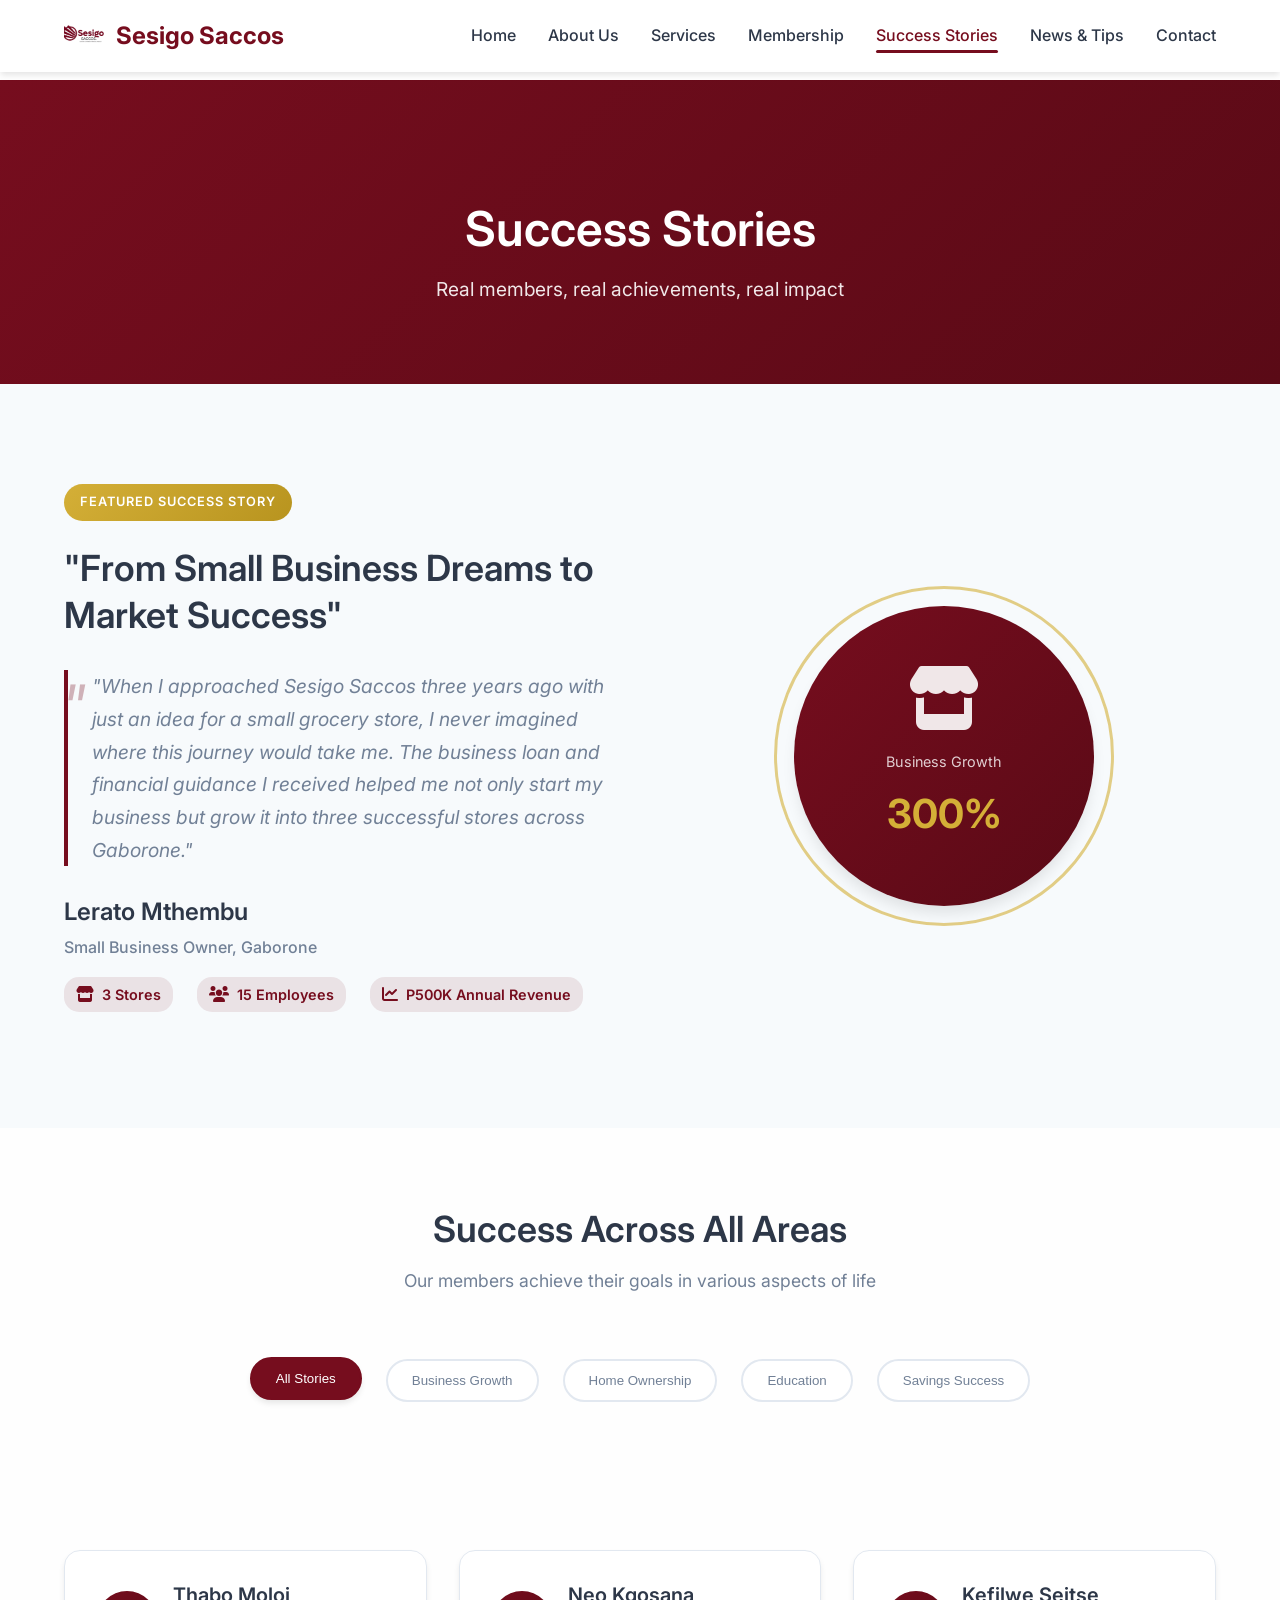
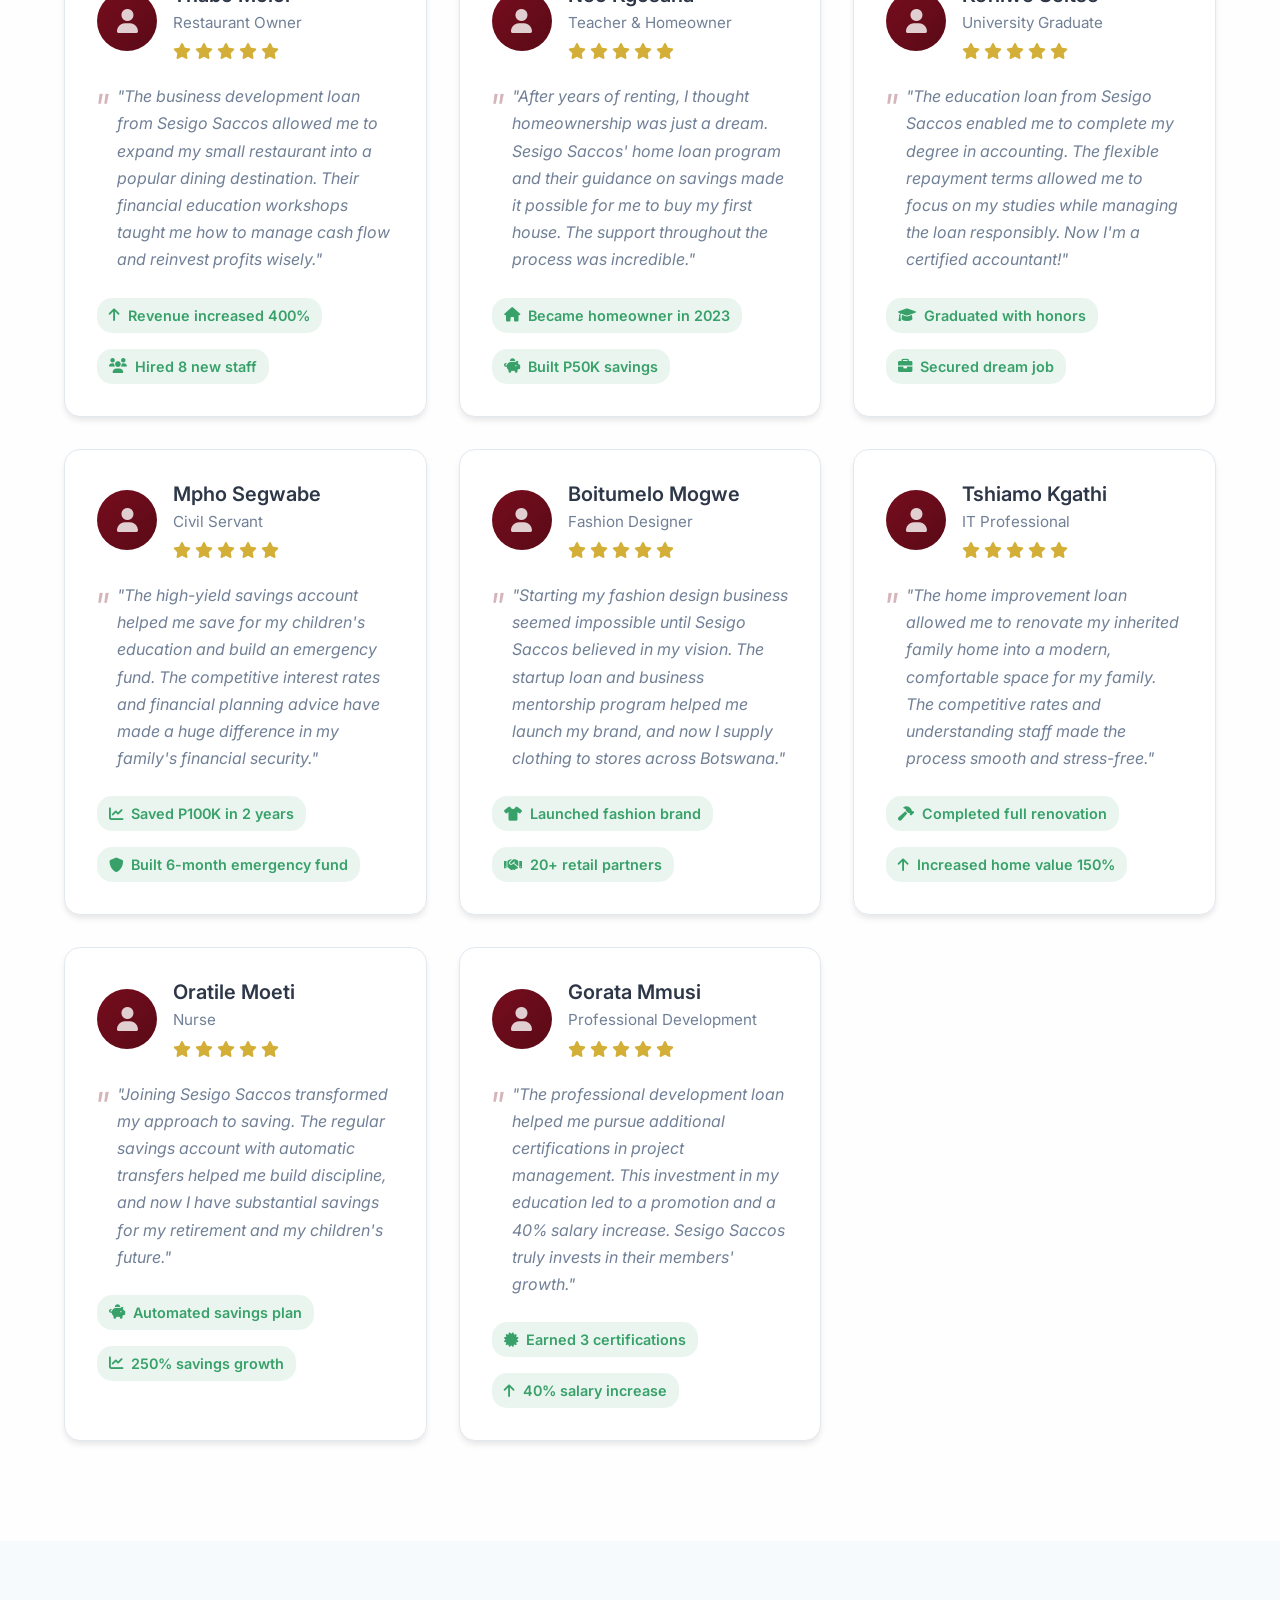
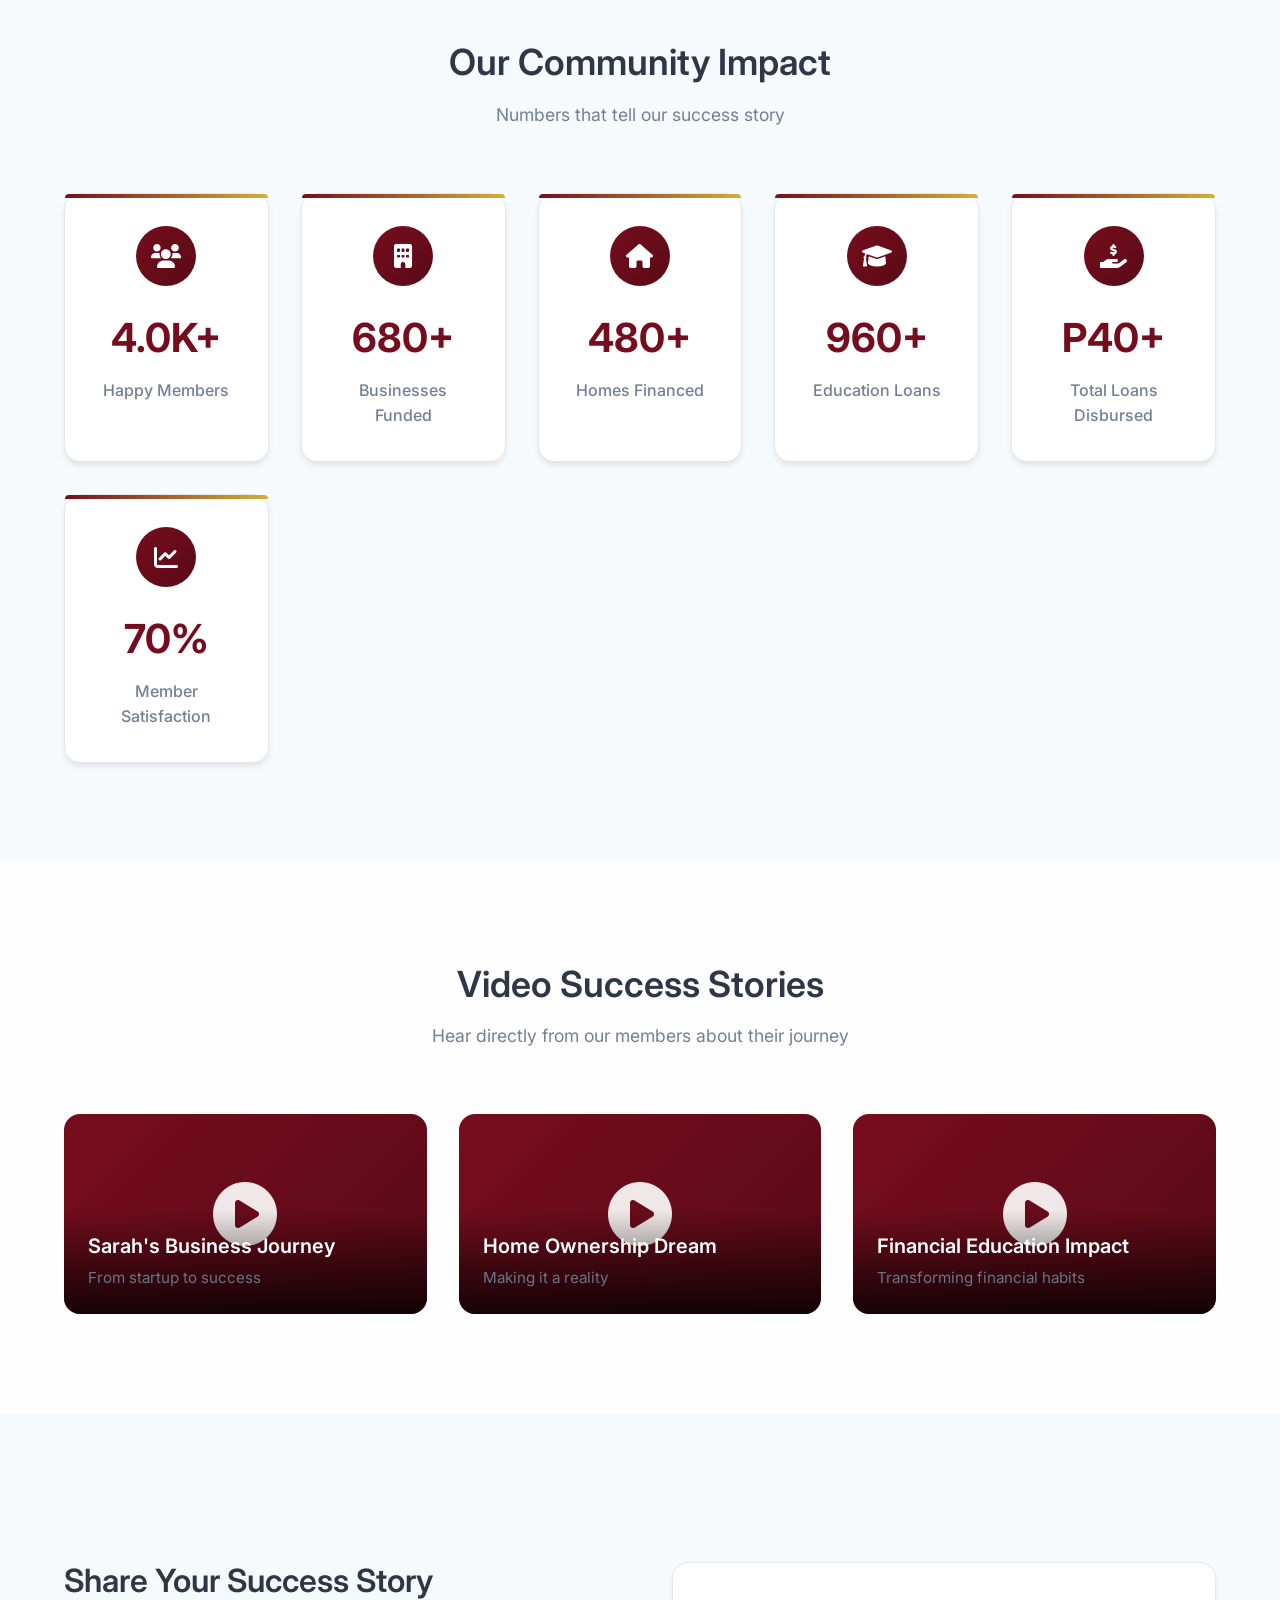
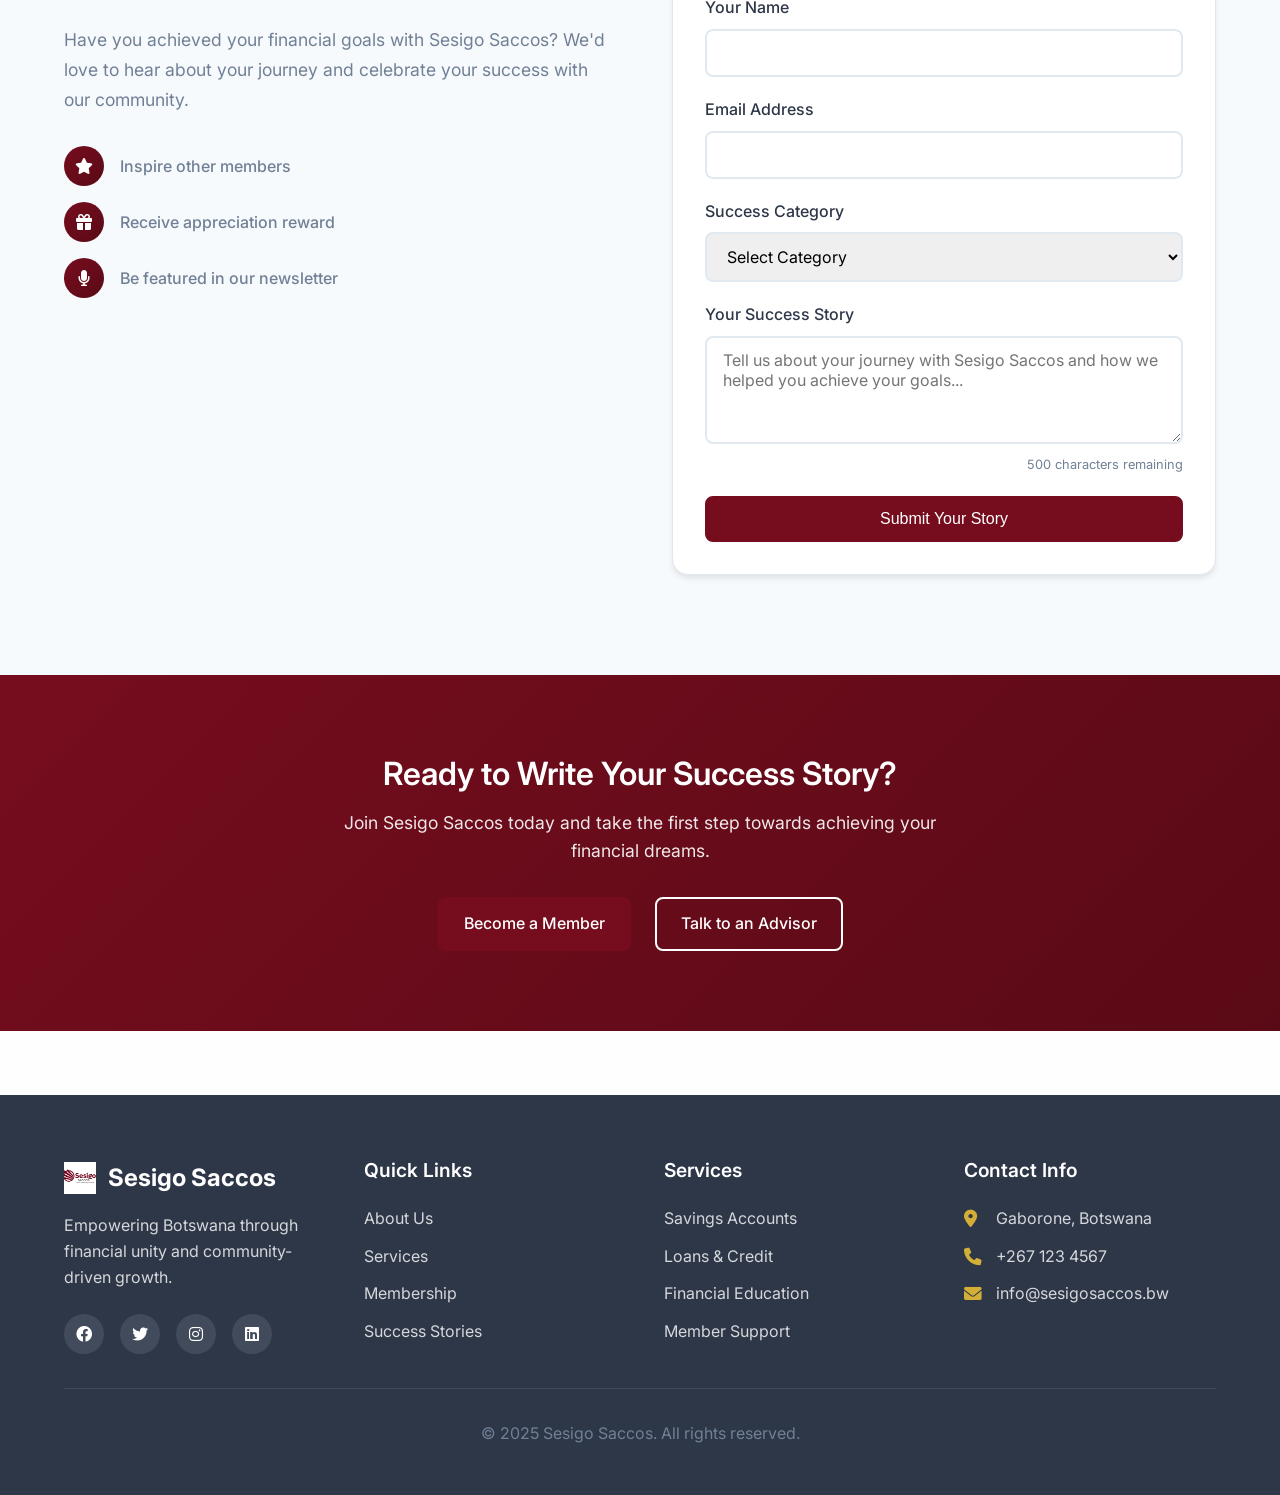
<file: SESIGO PROJECT/project/testimonials.html>
<!DOCTYPE html>
<html lang="en">
<head>
    <meta charset="UTF-8">
    <meta name="viewport" content="width=device-width, initial-scale=1.0">
    <title>Success Stories - Sesigo Saccos</title>
    <meta name="description" content="Read inspiring success stories from Sesigo Saccos members who have achieved their financial dreams with our support.">
    <link rel="stylesheet" href="./css/style.css">
    <link rel="stylesheet" href="./css/testimonials.css">
    <link href="https://fonts.googleapis.com/css2?family=Inter:wght@300;400;500;600;700&display=swap" rel="stylesheet">
    <link rel="stylesheet" href="https://cdnjs.cloudflare.com/ajax/libs/font-awesome/6.0.0/css/all.min.css">
</head>
<body>
    <!-- Navigation -->
    <nav class="navbar">
        <div class="nav-container">
            <div class="nav-logo">
                <img src="./public/SESIGO.jpg" alt="Sesigo Saccos Logo" class="logo-img">
                <span>Sesigo Saccos</span>
            </div>
            <ul class="nav-menu">
                <li class="nav-item">
                    <a href="./" class="nav-link">Home</a>
                </li>
                <li class="nav-item">
                    <a href="./about.html" class="nav-link">About Us</a>
                </li>
                <li class="nav-item">
                    <a href="./services.html" class="nav-link">Services</a>
                </li>
                <li class="nav-item">
                    <a href="./membership.html" class="nav-link">Membership</a>
                </li>
                <li class="nav-item">
                    <a href="./testimonials.html" class="nav-link active">Success Stories</a>
                </li>
                <li class="nav-item">
                    <a href="./news.html" class="nav-link">News & Tips</a>
                </li>
                <li class="nav-item">
                    <a href="./contact.html" class="nav-link">Contact</a>
                </li>
            </ul>
            <div class="hamburger">
                <span class="bar"></span>
                <span class="bar"></span>
                <span class="bar"></span>
            </div>
        </div>
    </nav>

    <!-- Page Header -->
    <section class="page-header">
        <div class="container">
            <h1>Success Stories</h1>
            <p>Real members, real achievements, real impact</p>
        </div>
    </section>

    <!-- Featured Success Story -->
    <section class="featured-story">
        <div class="container">
            <div class="featured-content">
                <div class="featured-text">
                    <div class="story-badge">Featured Success Story</div>
                    <h2>"From Small Business Dreams to Market Success"</h2>
                    <blockquote>
                        "When I approached Sesigo Saccos three years ago with just an idea for a small grocery store, I never imagined where this journey would take me. The business loan and financial guidance I received helped me not only start my business but grow it into three successful stores across Gaborone."
                    </blockquote>
                    <div class="story-author">
                        <div class="author-info">
                            <h4>Lerato Mthembu</h4>
                            <span>Small Business Owner, Gaborone</span>
                            <div class="story-stats">
                                <span><i class="fas fa-store"></i> 3 Stores</span>
                                <span><i class="fas fa-users"></i> 15 Employees</span>
                                <span><i class="fas fa-chart-line"></i> P500K Annual Revenue</span>
                            </div>
                        </div>
                    </div>
                </div>
                <div class="featured-image">
                    <div class="story-visual">
                        <i class="fas fa-store"></i>
                        <div class="success-indicator">
                            <span class="indicator-label">Business Growth</span>
                            <span class="indicator-value">300%</span>
                        </div>
                    </div>
                </div>
            </div>
        </div>
    </section>

    <!-- Success Categories -->
    <section class="success-categories">
        <div class="container">
            <div class="section-header">
                <h2>Success Across All Areas</h2>
                <p>Our members achieve their goals in various aspects of life</p>
            </div>
            <div class="categories-nav">
                <button class="category-btn active" data-category="all">All Stories</button>
                <button class="category-btn" data-category="business">Business Growth</button>
                <button class="category-btn" data-category="home">Home Ownership</button>
                <button class="category-btn" data-category="education">Education</button>
                <button class="category-btn" data-category="savings">Savings Success</button>
            </div>
        </div>
    </section>

    <!-- Testimonials Grid -->
    <section class="testimonials-grid">
        <div class="container">
            <div class="testimonials-container" id="testimonialsContainer">
                <!-- Business Category -->
                <div class="testimonial-card" data-category="business">
                    <div class="testimonial-header">
                        <div class="testimonial-avatar">
                            <i class="fas fa-user"></i>
                        </div>
                        <div class="testimonial-author">
                            <h4>Thabo Moloi</h4>
                            <span>Restaurant Owner</span>
                            <div class="rating">
                                <i class="fas fa-star"></i>
                                <i class="fas fa-star"></i>
                                <i class="fas fa-star"></i>
                                <i class="fas fa-star"></i>
                                <i class="fas fa-star"></i>
                            </div>
                        </div>
                    </div>
                    <blockquote>
                        "The business development loan from Sesigo Saccos allowed me to expand my small restaurant into a popular dining destination. Their financial education workshops taught me how to manage cash flow and reinvest profits wisely."
                    </blockquote>
                    <div class="testimonial-impact">
                        <span class="impact-item"><i class="fas fa-arrow-up"></i> Revenue increased 400%</span>
                        <span class="impact-item"><i class="fas fa-users"></i> Hired 8 new staff</span>
                    </div>
                </div>

                <!-- Home Ownership Category -->
                <div class="testimonial-card" data-category="home">
                    <div class="testimonial-header">
                        <div class="testimonial-avatar">
                            <i class="fas fa-user"></i>
                        </div>
                        <div class="testimonial-author">
                            <h4>Neo Kgosana</h4>
                            <span>Teacher & Homeowner</span>
                            <div class="rating">
                                <i class="fas fa-star"></i>
                                <i class="fas fa-star"></i>
                                <i class="fas fa-star"></i>
                                <i class="fas fa-star"></i>
                                <i class="fas fa-star"></i>
                            </div>
                        </div>
                    </div>
                    <blockquote>
                        "After years of renting, I thought homeownership was just a dream. Sesigo Saccos' home loan program and their guidance on savings made it possible for me to buy my first house. The support throughout the process was incredible."
                    </blockquote>
                    <div class="testimonial-impact">
                        <span class="impact-item"><i class="fas fa-home"></i> Became homeowner in 2023</span>
                        <span class="impact-item"><i class="fas fa-piggy-bank"></i> Built P50K savings</span>
                    </div>
                </div>

                <!-- Education Category -->
                <div class="testimonial-card" data-category="education">
                    <div class="testimonial-header">
                        <div class="testimonial-avatar">
                            <i class="fas fa-user"></i>
                        </div>
                        <div class="testimonial-author">
                            <h4>Kefilwe Seitse</h4>
                            <span>University Graduate</span>
                            <div class="rating">
                                <i class="fas fa-star"></i>
                                <i class="fas fa-star"></i>
                                <i class="fas fa-star"></i>
                                <i class="fas fa-star"></i>
                                <i class="fas fa-star"></i>
                            </div>
                        </div>
                    </div>
                    <blockquote>
                        "The education loan from Sesigo Saccos enabled me to complete my degree in accounting. The flexible repayment terms allowed me to focus on my studies while managing the loan responsibly. Now I'm a certified accountant!"
                    </blockquote>
                    <div class="testimonial-impact">
                        <span class="impact-item"><i class="fas fa-graduation-cap"></i> Graduated with honors</span>
                        <span class="impact-item"><i class="fas fa-briefcase"></i> Secured dream job</span>
                    </div>
                </div>

                <!-- Savings Category -->
                <div class="testimonial-card" data-category="savings">
                    <div class="testimonial-header">
                        <div class="testimonial-avatar">
                            <i class="fas fa-user"></i>
                        </div>
                        <div class="testimonial-author">
                            <h4>Mpho Segwabe</h4>
                            <span>Civil Servant</span>
                            <div class="rating">
                                <i class="fas fa-star"></i>
                                <i class="fas fa-star"></i>
                                <i class="fas fa-star"></i>
                                <i class="fas fa-star"></i>
                                <i class="fas fa-star"></i>
                            </div>
                        </div>
                    </div>
                    <blockquote>
                        "The high-yield savings account helped me save for my children's education and build an emergency fund. The competitive interest rates and financial planning advice have made a huge difference in my family's financial security."
                    </blockquote>
                    <div class="testimonial-impact">
                        <span class="impact-item"><i class="fas fa-chart-line"></i> Saved P100K in 2 years</span>
                        <span class="impact-item"><i class="fas fa-shield-alt"></i> Built 6-month emergency fund</span>
                    </div>
                </div>

                <!-- Business Category -->
                <div class="testimonial-card" data-category="business">
                    <div class="testimonial-header">
                        <div class="testimonial-avatar">
                            <i class="fas fa-user"></i>
                        </div>
                        <div class="testimonial-author">
                            <h4>Boitumelo Mogwe</h4>
                            <span>Fashion Designer</span>
                            <div class="rating">
                                <i class="fas fa-star"></i>
                                <i class="fas fa-star"></i>
                                <i class="fas fa-star"></i>
                                <i class="fas fa-star"></i>
                                <i class="fas fa-star"></i>
                            </div>
                        </div>
                    </div>
                    <blockquote>
                        "Starting my fashion design business seemed impossible until Sesigo Saccos believed in my vision. The startup loan and business mentorship program helped me launch my brand, and now I supply clothing to stores across Botswana."
                    </blockquote>
                    <div class="testimonial-impact">
                        <span class="impact-item"><i class="fas fa-tshirt"></i> Launched fashion brand</span>
                        <span class="impact-item"><i class="fas fa-handshake"></i> 20+ retail partners</span>
                    </div>
                </div>

                <!-- Home Ownership Category -->
                <div class="testimonial-card" data-category="home">
                    <div class="testimonial-header">
                        <div class="testimonial-avatar">
                            <i class="fas fa-user"></i>
                        </div>
                        <div class="testimonial-author">
                            <h4>Tshiamo Kgathi</h4>
                            <span>IT Professional</span>
                            <div class="rating">
                                <i class="fas fa-star"></i>
                                <i class="fas fa-star"></i>
                                <i class="fas fa-star"></i>
                                <i class="fas fa-star"></i>
                                <i class="fas fa-star"></i>
                            </div>
                        </div>
                    </div>
                    <blockquote>
                        "The home improvement loan allowed me to renovate my inherited family home into a modern, comfortable space for my family. The competitive rates and understanding staff made the process smooth and stress-free."
                    </blockquote>
                    <div class="testimonial-impact">
                        <span class="impact-item"><i class="fas fa-hammer"></i> Completed full renovation</span>
                        <span class="impact-item"><i class="fas fa-arrow-up"></i> Increased home value 150%</span>
                    </div>
                </div>

                <!-- Savings Category -->
                <div class="testimonial-card" data-category="savings">
                    <div class="testimonial-header">
                        <div class="testimonial-avatar">
                            <i class="fas fa-user"></i>
                        </div>
                        <div class="testimonial-author">
                            <h4>Oratile Moeti</h4>
                            <span>Nurse</span>
                            <div class="rating">
                                <i class="fas fa-star"></i>
                                <i class="fas fa-star"></i>
                                <i class="fas fa-star"></i>
                                <i class="fas fa-star"></i>
                                <i class="fas fa-star"></i>
                            </div>
                        </div>
                    </div>
                    <blockquote>
                        "Joining Sesigo Saccos transformed my approach to saving. The regular savings account with automatic transfers helped me build discipline, and now I have substantial savings for my retirement and my children's future."
                    </blockquote>
                    <div class="testimonial-impact">
                        <span class="impact-item"><i class="fas fa-piggy-bank"></i> Automated savings plan</span>
                        <span class="impact-item"><i class="fas fa-chart-line"></i> 250% savings growth</span>
                    </div>
                </div>

                <!-- Education Category -->
                <div class="testimonial-card" data-category="education">
                    <div class="testimonial-header">
                        <div class="testimonial-avatar">
                            <i class="fas fa-user"></i>
                        </div>
                        <div class="testimonial-author">
                            <h4>Gorata Mmusi</h4>
                            <span>Professional Development</span>
                            <div class="rating">
                                <i class="fas fa-star"></i>
                                <i class="fas fa-star"></i>
                                <i class="fas fa-star"></i>
                                <i class="fas fa-star"></i>
                                <i class="fas fa-star"></i>
                            </div>
                        </div>
                    </div>
                    <blockquote>
                        "The professional development loan helped me pursue additional certifications in project management. This investment in my education led to a promotion and a 40% salary increase. Sesigo Saccos truly invests in their members' growth."
                    </blockquote>
                    <div class="testimonial-impact">
                        <span class="impact-item"><i class="fas fa-certificate"></i> Earned 3 certifications</span>
                        <span class="impact-item"><i class="fas fa-arrow-up"></i> 40% salary increase</span>
                    </div>
                </div>
            </div>
        </div>
    </section>

    <!-- Success Statistics -->
    <section class="success-stats">
        <div class="container">
            <div class="section-header">
                <h2>Our Community Impact</h2>
                <p>Numbers that tell our success story</p>
            </div>
            <div class="stats-grid">
                <div class="stat-card">
                    <div class="stat-icon">
                        <i class="fas fa-users"></i>
                    </div>
                    <div class="stat-number">5,000+</div>
                    <div class="stat-label">Happy Members</div>
                </div>
                <div class="stat-card">
                    <div class="stat-icon">
                        <i class="fas fa-building"></i>
                    </div>
                    <div class="stat-number">850+</div>
                    <div class="stat-label">Businesses Funded</div>
                </div>
                <div class="stat-card">
                    <div class="stat-icon">
                        <i class="fas fa-home"></i>
                    </div>
                    <div class="stat-number">600+</div>
                    <div class="stat-label">Homes Financed</div>
                </div>
                <div class="stat-card">
                    <div class="stat-icon">
                        <i class="fas fa-graduation-cap"></i>
                    </div>
                    <div class="stat-number">1,200+</div>
                    <div class="stat-label">Education Loans</div>
                </div>
                <div class="stat-card">
                    <div class="stat-icon">
                        <i class="fas fa-hand-holding-usd"></i>
                    </div>
                    <div class="stat-number">P50M+</div>
                    <div class="stat-label">Total Loans Disbursed</div>
                </div>
                <div class="stat-card">
                    <div class="stat-icon">
                        <i class="fas fa-chart-line"></i>
                    </div>
                    <div class="stat-number">98%</div>
                    <div class="stat-label">Member Satisfaction</div>
                </div>
            </div>
        </div>
    </section>

    <!-- Video Testimonials Section -->
    <section class="video-testimonials">
        <div class="container">
            <div class="section-header">
                <h2>Video Success Stories</h2>
                <p>Hear directly from our members about their journey</p>
            </div>
            <div class="video-grid">
                <div class="video-card" onclick="playVideo('video1')">
                    <div class="video-thumbnail">
                        <i class="fas fa-play-circle"></i>
                        <div class="video-overlay">
                            <h4>Sarah's Business Journey</h4>
                            <p>From startup to success</p>
                        </div>
                    </div>
                </div>
                <div class="video-card" onclick="playVideo('video2')">
                    <div class="video-thumbnail">
                        <i class="fas fa-play-circle"></i>
                        <div class="video-overlay">
                            <h4>Home Ownership Dream</h4>
                            <p>Making it a reality</p>
                        </div>
                    </div>
                </div>
                <div class="video-card" onclick="playVideo('video3')">
                    <div class="video-thumbnail">
                        <i class="fas fa-play-circle"></i>
                        <div class="video-overlay">
                            <h4>Financial Education Impact</h4>
                            <p>Transforming financial habits</p>
                        </div>
                    </div>
                </div>
            </div>
        </div>
    </section>

    <!-- Share Your Story -->
    <section class="share-story">
        <div class="container">
            <div class="share-content">
                <div class="share-text">
                    <h3>Share Your Success Story</h3>
                    <p>Have you achieved your financial goals with Sesigo Saccos? We'd love to hear about your journey and celebrate your success with our community.</p>
                    <div class="share-benefits">
                        <div class="share-benefit">
                            <i class="fas fa-star"></i>
                            <span>Inspire other members</span>
                        </div>
                        <div class="share-benefit">
                            <i class="fas fa-gift"></i>
                            <span>Receive appreciation reward</span>
                        </div>
                        <div class="share-benefit">
                            <i class="fas fa-microphone"></i>
                            <span>Be featured in our newsletter</span>
                        </div>
                    </div>
                </div>
                <div class="share-form">
                    <form id="storyForm">
                        <div class="form-group">
                            <label for="storyName">Your Name</label>
                            <input type="text" id="storyName" required>
                        </div>
                        <div class="form-group">
                            <label for="storyEmail">Email Address</label>
                            <input type="email" id="storyEmail" required>
                        </div>
                        <div class="form-group">
                            <label for="storyType">Success Category</label>
                            <select id="storyType" required>
                                <option value="">Select Category</option>
                                <option value="business">Business Growth</option>
                                <option value="home">Home Ownership</option>
                                <option value="education">Education</option>
                                <option value="savings">Savings Success</option>
                                <option value="other">Other</option>
                            </select>
                        </div>
                        <div class="form-group">
                            <label for="storyContent">Your Success Story</label>
                            <textarea id="storyContent" rows="4" placeholder="Tell us about your journey with Sesigo Saccos and how we helped you achieve your goals..." required></textarea>
                        </div>
                        <button type="submit" class="btn btn-primary">Submit Your Story</button>
                    </form>
                </div>
            </div>
        </div>
    </section>

    <!-- Call to Action -->
    <section class="cta">
        <div class="container">
            <div class="cta-content">
                <h3>Ready to Write Your Success Story?</h3>
                <p>Join Sesigo Saccos today and take the first step towards achieving your financial dreams.</p>
                <div class="cta-buttons">
                    <a href="./membership.html" class="btn btn-primary">Become a Member</a>
                    <a href="./contact.html" class="btn btn-outline">Talk to an Advisor</a>
                </div>
            </div>
        </div>
    </section>

    <!-- Footer -->
    <footer class="footer">
        <div class="container">
            <div class="footer-content">
                <div class="footer-section">
                    <div class="footer-logo">
                        <img src="./public/SESIGO.jpg" alt="Sesigo Saccos Logo" class="footer-logo-img">
                        <span>Sesigo Saccos</span>
                    </div>
                    <p>Empowering Botswana through financial unity and community-driven growth.</p>
                    <div class="social-links">
                        <a href="#" class="social-link"><i class="fab fa-facebook"></i></a>
                        <a href="#" class="social-link"><i class="fab fa-twitter"></i></a>
                        <a href="#" class="social-link"><i class="fab fa-instagram"></i></a>
                        <a href="#" class="social-link"><i class="fab fa-linkedin"></i></a>
                    </div>
                </div>
                <div class="footer-section">
                    <h4>Quick Links</h4>
                    <ul class="footer-links">
                        <li><a href="./about.html">About Us</a></li>
                        <li><a href="./services.html">Services</a></li>
                        <li><a href="./membership.html">Membership</a></li>
                        <li><a href="./testimonials.html">Success Stories</a></li>
                    </ul>
                </div>
                <div class="footer-section">
                    <h4>Services</h4>
                    <ul class="footer-links">
                        <li><a href="./services.html#savings">Savings Accounts</a></li>
                        <li><a href="./services.html#loans">Loans & Credit</a></li>
                        <li><a href="./services.html#education">Financial Education</a></li>
                        <li><a href="./services.html#support">Member Support</a></li>
                    </ul>
                </div>
                <div class="footer-section">
                    <h4>Contact Info</h4>
                    <div class="contact-info">
                        <div class="contact-item">
                            <i class="fas fa-map-marker-alt"></i>
                            <span>Gaborone, Botswana</span>
                        </div>
                        <div class="contact-item">
                            <i class="fas fa-phone"></i>
                            <span>+267 123 4567</span>
                        </div>
                        <div class="contact-item">
                            <i class="fas fa-envelope"></i>
                            <span>info@sesigosaccos.bw</span>
                        </div>
                    </div>
                </div>
            </div>
            <div class="footer-bottom">
                <p>&copy; 2025 Sesigo Saccos. All rights reserved.</p>
            </div>
        </div>
    </footer>

    <script src="./js/main.js"></script>
    <script src="./js/testimonials.js"></script>
</body>
</html>
</file>
<file: SESIGO PROJECT/project/css/style.css>
/* Base Styles */
* {
    margin: 0;
    padding: 0;
    box-sizing: border-box;
}

body {
    font-family: 'Inter', sans-serif;
    line-height: 1.6;
    color: #333;
    background-color: #fefefe;
}

/* Color Variables */
:root {
    --primary-color: #760d1e;
    --secondary-color: #d4af37;
    --accent-color: #f8f9fa;
    --text-dark: #2d3748;
    --text-light: #718096;
    --white: #ffffff;
    --light-gray: #f7fafc;
    --border-color: #e2e8f0;
    --success-color: #38a169;
    --warning-color: #d69e2e;
    --error-color: #e53e3e;
    --shadow: 0 4px 6px -1px rgba(0, 0, 0, 0.1);
    --shadow-lg: 0 10px 15px -3px rgba(0, 0, 0, 0.1);
}

/* Typography */
h1, h2, h3, h4, h5, h6 {
    font-weight: 600;
    line-height: 1.2;
    color: var(--text-dark);
    margin-bottom: 16px;
}

h1 { font-size: 3rem; }
h2 { font-size: 2.25rem; }
h3 { font-size: 1.875rem; }
h4 { font-size: 1.5rem; }
h5 { font-size: 1.25rem; }
h6 { font-size: 1rem; }

p {
    margin-bottom: 16px;
    color: var(--text-light);
    line-height: 1.6;
}

/* Container */
.container {
    max-width: 1200px;
    margin: 0 auto;
    padding: 0 24px;
}

/* Buttons */
.btn {
    display: inline-flex;
    align-items: center;
    gap: 8px;
    padding: 12px 24px;
    border: none;
    border-radius: 8px;
    font-size: 16px;
    font-weight: 500;
    text-decoration: none;
    cursor: pointer;
    transition: all 0.3s ease;
    text-align: center;
    min-width: 120px;
    justify-content: center;
}

.btn-primary {
    background-color: var(--primary-color);
    color: var(--white);
    border: 2px solid var(--primary-color);
}

.btn-primary:hover {
    background-color: #5a0a16;
    border-color: #5a0a16;
    transform: translateY(-2px);
    box-shadow: var(--shadow-lg);
}

.btn-secondary {
    background-color: var(--secondary-color);
    color: var(--white);
    border: 2px solid var(--secondary-color);
}

.btn-secondary:hover {
    background-color: #b8941f;
    border-color: #b8941f;
    transform: translateY(-2px);
    box-shadow: var(--shadow-lg);
}

.btn-outline {
    background-color: transparent;
    color: var(--primary-color);
    border: 2px solid var(--primary-color);
}

.btn-outline:hover {
    background-color: var(--primary-color);
    color: var(--white);
    transform: translateY(-2px);
    box-shadow: var(--shadow-lg);
}

/* Navigation */
.navbar {
    background: var(--white);
    box-shadow: var(--shadow);
    position: fixed;
    top: 0;
    left: 0;
    right: 0;
    z-index: 1000;
    transition: all 0.3s ease;
}

.nav-container {
    display: flex;
    justify-content: space-between;
    align-items: center;
    padding: 16px 24px;
    max-width: 1200px;
    margin: 0 auto;
}

.nav-logo {
    display: flex;
    align-items: center;
    gap: 12px;
    font-size: 1.5rem;
    font-weight: 700;
    color: var(--primary-color);
    text-decoration: none;
}

.logo-img {
    height: 40px;
    width: auto;
    object-fit: contain;
}

.footer-logo-img {
    height: 32px;
    width: auto;
    object-fit: contain;
}

.nav-menu {
    display: flex;
    list-style: none;
    gap: 32px;
    align-items: center;
}

.nav-link {
    color: var(--text-dark);
    text-decoration: none;
    font-weight: 500;
    transition: color 0.3s ease;
    position: relative;
}

.nav-link:hover,
.nav-link.active {
    color: var(--primary-color);
}

.nav-link.active::after {
    content: '';
    position: absolute;
    bottom: -8px;
    left: 0;
    right: 0;
    height: 3px;
    background: var(--primary-color);
    border-radius: 2px;
}

.hamburger {
    display: none;
    flex-direction: column;
    cursor: pointer;
    gap: 4px;
}

.bar {
    width: 25px;
    height: 3px;
    background-color: var(--primary-color);
    transition: 0.3s;
}

/* Page Header */
.page-header {
    background: linear-gradient(135deg, var(--primary-color) 0%, #5a0a16 100%);
    color: var(--white);
    text-align: center;
    padding: 120px 0 80px;
    margin-top: 80px;
}

.page-header h1 {
    color: var(--white);
    margin-bottom: 16px;
}

.page-header p {
    font-size: 1.2rem;
    color: rgba(255, 255, 255, 0.9);
    max-width: 600px;
    margin: 0 auto;
}

/* Section Headers */
.section-header {
    text-align: center;
    margin-bottom: 64px;
}

.section-header h2 {
    margin-bottom: 16px;
}

.section-header p {
    font-size: 1.1rem;
    color: var(--text-light);
    max-width: 600px;
    margin: 0 auto;
}

/* Cards */
.card {
    background: var(--white);
    border-radius: 12px;
    padding: 32px;
    box-shadow: var(--shadow);
    transition: all 0.3s ease;
    border: 1px solid var(--border-color);
}

.card:hover {
    box-shadow: var(--shadow-lg);
    transform: translateY(-4px);
}

/* Footer */
.footer {
    background: var(--text-dark);
    color: var(--white);
    padding: 64px 0 32px;
    margin-top: 64px;
}

.footer-content {
    display: grid;
    grid-template-columns: repeat(auto-fit, minmax(250px, 1fr));
    gap: 48px;
    margin-bottom: 32px;
}

.footer-section h4 {
    color: var(--white);
    margin-bottom: 24px;
    font-size: 1.2rem;
}

.footer-logo {
    display: flex;
    align-items: center;
    gap: 12px;
    font-size: 1.5rem;
    font-weight: 700;
    color: var(--white);
    margin-bottom: 16px;
}


.footer-section p {
    color: rgba(255, 255, 255, 0.8);
    margin-bottom: 24px;
}

.footer-links {
    list-style: none;
}

.footer-links li {
    margin-bottom: 12px;
}

.footer-links a {
    color: rgba(255, 255, 255, 0.8);
    text-decoration: none;
    transition: color 0.3s ease;
}

.footer-links a:hover {
    color: var(--secondary-color);
}

.social-links {
    display: flex;
    gap: 16px;
    margin-top: 24px;
}

.social-link {
    display: flex;
    align-items: center;
    justify-content: center;
    width: 40px;
    height: 40px;
    background: rgba(255, 255, 255, 0.1);
    color: var(--white);
    border-radius: 50%;
    text-decoration: none;
    transition: all 0.3s ease;
}

.social-link:hover {
    background: var(--secondary-color);
    transform: translateY(-2px);
}

.contact-info {
    display: flex;
    flex-direction: column;
    gap: 12px;
}

.contact-item {
    display: flex;
    align-items: center;
    gap: 12px;
    color: rgba(255, 255, 255, 0.8);
}

.contact-item i {
    color: var(--secondary-color);
    font-size: 1.1rem;
    width: 20px;
}

.footer-bottom {
    border-top: 1px solid rgba(255, 255, 255, 0.1);
    padding-top: 32px;
    text-align: center;
    color: rgba(255, 255, 255, 0.6);
}

/* Utility Classes */
.text-center { text-align: center; }
.text-primary { color: var(--primary-color); }
.text-secondary { color: var(--secondary-color); }
.bg-primary { background-color: var(--primary-color); }
.bg-light { background-color: var(--light-gray); }
.mt-32 { margin-top: 32px; }
.mb-32 { margin-bottom: 32px; }
.py-64 { padding: 64px 0; }

/* Animations */
@keyframes fadeIn {
    from { opacity: 0; transform: translateY(20px); }
    to { opacity: 1; transform: translateY(0); }
}

@keyframes slideInLeft {
    from { opacity: 0; transform: translateX(-30px); }
    to { opacity: 1; transform: translateX(0); }
}

@keyframes slideInRight {
    from { opacity: 0; transform: translateX(30px); }
    to { opacity: 1; transform: translateX(0); }
}

@keyframes slideInUp {
    from { opacity: 0; transform: translateY(30px); }
    to { opacity: 1; transform: translateY(0); }
}
.fade-in {
    animation: fadeIn 0.6s ease-out forwards;
}

.slide-in-left {
    animation: slideInLeft 0.6s ease-out forwards;
}

.slide-in-right {
    animation: slideInRight 0.6s ease-out forwards;
}

/* Call to Action */
.cta {
    background: linear-gradient(135deg, var(--primary-color) 0%, #5a0a16 100%);
    color: var(--white);
    padding: 80px 0;
    text-align: center;
}

.cta-content h3 {
    color: var(--white);
    font-size: 2rem;
    margin-bottom: 16px;
}

.cta-content p {
    color: rgba(255, 255, 255, 0.9);
    font-size: 1.1rem;
    margin-bottom: 32px;
    max-width: 600px;
    margin-left: auto;
    margin-right: auto;
}

.cta-buttons {
    display: flex;
    gap: 24px;
    justify-content: center;
    flex-wrap: wrap;
}

.cta .btn-outline {
    color: var(--white);
    border-color: var(--white);
}

.cta .btn-outline:hover {
    background-color: var(--white);
    color: var(--primary-color);
}

/* Responsive Design */
@media (max-width: 768px) {
    .container {
        padding: 0 16px;
    }
    
    .logo-img {
        height: 32px;
    }
    
    .footer-logo-img {
        height: 24px;
    }

    .nav-menu {
        position: fixed;
        left: -100%;
        top: 80px;
        flex-direction: column;
        background-color: var(--white);
        width: 100%;
        text-align: center;
        transition: 0.3s;
        box-shadow: var(--shadow);
        padding: 32px 0;
        gap: 24px;
    }

    .nav-menu.active {
        left: 0;
    }

    .hamburger {
        display: flex;
    }

    .hamburger.active .bar:nth-child(2) {
        opacity: 0;
    }

    .hamburger.active .bar:nth-child(1) {
        transform: translateY(7px) rotate(45deg);
    }

    .hamburger.active .bar:nth-child(3) {
        transform: translateY(-7px) rotate(-45deg);
    }

    h1 { font-size: 2.25rem; }
    h2 { font-size: 1.875rem; }
    h3 { font-size: 1.5rem; }

    .page-header {
        padding: 100px 0 60px;
    }

    .cta-buttons {
        flex-direction: column;
        align-items: center;
    }

    .btn {
        width: 100%;
        max-width: 300px;
    }
}

@media (max-width: 480px) {
    .container {
        padding: 0 12px;
    }
    
    .logo-img {
        height: 28px;
    }
    
    .footer-logo-img {
        height: 20px;
    }

    h1 { font-size: 1.875rem; }
    h2 { font-size: 1.5rem; }
    h3 { font-size: 1.25rem; }

    .card {
        padding: 24px;
    }

    .footer-content {
        grid-template-columns: 1fr;
        gap: 32px;
    }
}
</file>
<file: SESIGO PROJECT/project/css/homepage.css>
/* Homepage Specific Styles */

/* Hero Section */
.hero {
    background: linear-gradient(135deg, var(--primary-color) 0%, #5a0a16 100%);
    color: var(--white);
    padding: 120px 0 80px;
    margin-top: 80px;
    position: relative;
    overflow: hidden;
}

.hero-content {
    display: grid;
    grid-template-columns: 1fr 1fr;
    gap: 64px;
    align-items: center;
    position: relative;
    z-index: 2;
}

.hero-title {
    font-size: 3.5rem;
    font-weight: 700;
    color: var(--white);
    margin-bottom: 24px;
    line-height: 1.1;
}

.hero-subtitle {
    font-size: 1.25rem;
    color: rgba(255, 255, 255, 0.9);
    margin-bottom: 32px;
    line-height: 1.6;
}

.hero-buttons {
    display: flex;
    gap: 24px;
    margin-top: 32px;
}

.hero-visual {
    display: flex;
    justify-content: center;
    align-items: center;
}

.hero-stats {
    display: grid;
    grid-template-columns: 1fr;
    gap: 24px;
    background: rgba(255, 255, 255, 0.1);
    backdrop-filter: blur(10px);
    border-radius: 16px;
    padding: 40px;
    border: 1px solid rgba(255, 255, 255, 0.2);
}

.stat {
    text-align: center;
    padding: 16px;
}

.stat-number {
    display: block;
    font-size: 2.5rem;
    font-weight: 700;
    color: var(--secondary-color);
    margin-bottom: 8px;
}

.stat-label {
    font-size: 1rem;
    color: rgba(255, 255, 255, 0.8);
    text-transform: uppercase;
    letter-spacing: 1px;
}

.hero-animation {
    position: absolute;
    top: 0;
    left: 0;
    right: 0;
    bottom: 0;
    pointer-events: none;
}

.floating-icon {
    position: absolute;
    font-size: 2rem;
    color: rgba(212, 175, 55, 0.3);
    animation: float 6s ease-in-out infinite;
    animation-delay: var(--delay);
}

.floating-icon:nth-child(1) {
    top: 20%;
    left: 10%;
}

.floating-icon:nth-child(2) {
    top: 60%;
    right: 15%;
}

.floating-icon:nth-child(3) {
    bottom: 30%;
    left: 15%;
}

@keyframes float {
    0%, 100% { transform: translateY(0px); }
    50% { transform: translateY(-20px); }
}

/* Services Overview */
.services-overview {
    padding: 100px 0;
    background: var(--light-gray);
}

.services-grid {
    display: grid;
    grid-template-columns: repeat(auto-fit, minmax(280px, 1fr));
    gap: 32px;
    margin-top: 64px;
}

.service-card {
    background: var(--white);
    border-radius: 16px;
    padding: 40px 32px;
    text-align: center;
    transition: all 0.3s ease;
    border: 1px solid var(--border-color);
    position: relative;
    overflow: hidden;
}

.service-card::before {
    content: '';
    position: absolute;
    top: 0;
    left: 0;
    right: 0;
    height: 4px;
    background: linear-gradient(90deg, var(--primary-color), var(--secondary-color));
    transform: scaleX(0);
    transition: transform 0.3s ease;
}

.service-card:hover::before {
    transform: scaleX(1);
}

.service-card:hover {
    box-shadow: var(--shadow-lg);
    transform: translateY(-8px);
}

.service-icon {
    width: 80px;
    height: 80px;
    background: linear-gradient(135deg, var(--primary-color), #5a0a16);
    border-radius: 50%;
    display: flex;
    align-items: center;
    justify-content: center;
    margin: 0 auto 24px;
    font-size: 2rem;
    color: var(--white);
    transition: all 0.3s ease;
}

.service-card:hover .service-icon {
    background: linear-gradient(135deg, var(--secondary-color), #b8941f);
    transform: scale(1.1);
}

.service-card h3 {
    font-size: 1.5rem;
    margin-bottom: 16px;
    color: var(--text-dark);
}

.service-card p {
    color: var(--text-light);
    margin-bottom: 24px;
    line-height: 1.6;
}

.service-link {
    display: inline-flex;
    align-items: center;
    gap: 8px;
    color: var(--primary-color);
    text-decoration: none;
    font-weight: 600;
    transition: all 0.3s ease;
}

.service-link:hover {
    color: var(--secondary-color);
    transform: translateX(4px);
}

/* News Updates */
.news-updates {
    padding: 100px 0;
}

.news-grid {
    display: grid;
    grid-template-columns: repeat(auto-fit, minmax(350px, 1fr));
    gap: 32px;
    margin-top: 64px;
}

.news-card {
    background: var(--white);
    border-radius: 16px;
    overflow: hidden;
    box-shadow: var(--shadow);
    transition: all 0.3s ease;
    border: 1px solid var(--border-color);
}

.news-card:hover {
    box-shadow: var(--shadow-lg);
    transform: translateY(-4px);
}

.news-image {
    height: 120px;
    background: linear-gradient(135deg, var(--primary-color), #5a0a16);
    display: flex;
    align-items: center;
    justify-content: center;
    font-size: 3rem;
    color: rgba(255, 255, 255, 0.8);
    position: relative;
}

.news-content {
    padding: 32px;
}

.news-date {
    color: var(--text-light);
    font-size: 0.9rem;
    margin-bottom: 12px;
}

.news-card h3 {
    font-size: 1.25rem;
    margin-bottom: 16px;
    line-height: 1.4;
}

.news-card p {
    color: var(--text-light);
    margin-bottom: 24px;
    line-height: 1.6;
}

.news-link {
    display: inline-flex;
    align-items: center;
    gap: 8px;
    color: var(--primary-color);
    text-decoration: none;
    font-weight: 600;
    transition: all 0.3s ease;
}

.news-link:hover {
    color: var(--secondary-color);
    transform: translateX(4px);
}

.news-cta {
    text-align: center;
    margin-top: 48px;
}

/* Community Impact */
.community-impact {
    background: var(--light-gray);
    padding: 100px 0;
}

.impact-content {
    display: grid;
    grid-template-columns: 1fr 1fr;
    gap: 64px;
    align-items: center;
}

.impact-text h2 {
    margin-bottom: 24px;
}

.impact-text p {
    font-size: 1.1rem;
    margin-bottom: 40px;
    line-height: 1.7;
}

.impact-stats {
    display: flex;
    flex-direction: column;
    gap: 24px;
}

.impact-stat {
    display: flex;
    align-items: center;
    gap: 20px;
    padding: 20px;
    background: var(--white);
    border-radius: 12px;
    box-shadow: var(--shadow);
    transition: all 0.3s ease;
}

.impact-stat:hover {
    transform: translateX(8px);
    box-shadow: var(--shadow-lg);
}

.impact-stat i {
    width: 48px;
    height: 48px;
    background: linear-gradient(135deg, var(--primary-color), #5a0a16);
    color: var(--white);
    border-radius: 50%;
    display: flex;
    align-items: center;
    justify-content: center;
    font-size: 1.2rem;
}

.stat-info {
    display: flex;
    flex-direction: column;
}

.stat-number {
    font-size: 1.5rem;
    font-weight: 700;
    color: var(--primary-color);
    margin-bottom: 4px;
}

.stat-label {
    color: var(--text-light);
    font-size: 0.9rem;
}

.impact-visual {
    display: flex;
    justify-content: center;
    align-items: center;
}

.community-graphic {
    position: relative;
}

.community-circle {
    width: 300px;
    height: 300px;
    background: linear-gradient(135deg, var(--primary-color), #5a0a16);
    border-radius: 50%;
    display: flex;
    flex-direction: column;
    align-items: center;
    justify-content: center;
    color: var(--white);
    text-align: center;
    box-shadow: var(--shadow-lg);
    position: relative;
}

.community-circle::before {
    content: '';
    position: absolute;
    top: -20px;
    left: -20px;
    right: -20px;
    bottom: -20px;
    border: 3px solid var(--secondary-color);
    border-radius: 50%;
    opacity: 0.5;
    animation: pulse 2s infinite;
}

.community-circle i {
    font-size: 4rem;
    margin-bottom: 16px;
    color: var(--secondary-color);
}

.community-circle span {
    font-size: 1.25rem;
    font-weight: 600;
}

@keyframes pulse {
    0% { transform: scale(1); opacity: 0.5; }
    50% { transform: scale(1.05); opacity: 0.8; }
    100% { transform: scale(1); opacity: 0.5; }
}

/* Newsletter */
.newsletter {
    background: var(--white);
    padding: 80px 0;
    border-top: 1px solid var(--border-color);
}

.newsletter-content {
    display: grid;
    grid-template-columns: 1fr 1fr;
    gap: 48px;
    align-items: center;
}

.newsletter-text h3 {
    font-size: 2rem;
    margin-bottom: 16px;
}

.newsletter-text p {
    font-size: 1.1rem;
    color: var(--text-light);
}

.newsletter-form {
    display: flex;
    gap: 16px;
    align-items: center;
}

.newsletter-form input {
    flex: 1;
    padding: 12px 16px;
    border: 2px solid var(--border-color);
    border-radius: 8px;
    font-size: 16px;
    transition: border-color 0.3s ease;
}

.newsletter-form input:focus {
    outline: none;
    border-color: var(--primary-color);
}

.newsletter-form .btn {
    white-space: nowrap;
}

/* Responsive Design */
@media (max-width: 968px) {
    .hero-content,
    .impact-content,
    .newsletter-content {
        grid-template-columns: 1fr;
        gap: 48px;
        text-align: center;
    }

    .hero-title {
        font-size: 2.5rem;
    }

    .hero-buttons {
        justify-content: center;
    }

    .services-grid {
        grid-template-columns: repeat(auto-fit, minmax(250px, 1fr));
        gap: 24px;
    }
}

@media (max-width: 768px) {
    .hero {
        padding: 100px 0 60px;
    }

    .hero-title {
        font-size: 2rem;
    }

    .hero-subtitle {
        font-size: 1.1rem;
    }

    .hero-buttons {
        flex-direction: column;
        align-items: center;
        gap: 16px;
    }

    .btn {
        width: 100%;
        max-width: 280px;
    }

    .news-grid {
        grid-template-columns: 1fr;
        gap: 24px;
    }

    .community-circle {
        width: 250px;
        height: 250px;
    }

    .newsletter-form {
        flex-direction: column;
        gap: 16px;
    }

    .newsletter-form input {
        width: 100%;
    }

    .services-overview,
    .news-updates,
    .community-impact {
        padding: 60px 0;
    }
}

@media (max-width: 480px) {
    .hero-stats {
        padding: 24px;
        gap: 16px;
    }

    .stat-number {
        font-size: 2rem;
    }

    .service-card,
    .news-content {
        padding: 24px;
    }

    .community-circle {
        width: 200px;
        height: 200px;
    }

    .community-circle i {
        font-size: 3rem;
    }
}
</file>
<file: SESIGO PROJECT/project/css/about.css>
/* About Page Specific Styles */

/* Mission & Vision Section */
.mission-vision {
    padding: 100px 0;
    background: var(--light-gray);
}

.mv-grid {
    display: grid;
    grid-template-columns: repeat(auto-fit, minmax(350px, 1fr));
    gap: 40px;
    margin-top: 64px;
}

.mv-card {
    background: var(--white);
    border-radius: 16px;
    padding: 48px 40px;
    text-align: center;
    box-shadow: var(--shadow);
    transition: all 0.3s ease;
    border: 1px solid var(--border-color);
    position: relative;
}

.mv-card:hover {
    box-shadow: var(--shadow-lg);
    transform: translateY(-8px);
}

.mv-icon {
    width: 80px;
    height: 80px;
    background: linear-gradient(135deg, var(--primary-color), #5a0a16);
    border-radius: 50%;
    display: flex;
    align-items: center;
    justify-content: center;
    margin: 0 auto 32px;
    font-size: 2rem;
    color: var(--white);
    transition: all 0.3s ease;
}

.mv-card:hover .mv-icon {
    background: linear-gradient(135deg, var(--secondary-color), #b8941f);
    transform: scale(1.1);
}

.mv-card h3 {
    font-size: 1.75rem;
    margin-bottom: 24px;
    color: var(--text-dark);
}

.mv-card p {
    color: var(--text-light);
    line-height: 1.7;
    margin-bottom: 0;
}

.values-list {
    list-style: none;
    text-align: left;
    margin: 0;
    padding: 0;
}

.values-list li {
    display: flex;
    align-items: center;
    gap: 12px;
    padding: 8px 0;
    color: var(--text-light);
    position: relative;
}

.values-list li::before {
    content: '✓';
    display: inline-flex;
    align-items: center;
    justify-content: center;
    width: 24px;
    height: 24px;
    background: var(--primary-color);
    color: var(--white);
    border-radius: 50%;
    font-size: 0.8rem;
    font-weight: bold;
    flex-shrink: 0;
}

/* Company History Timeline */
.company-history {
    padding: 100px 0;
}

.timeline {
    position: relative;
    max-width: 800px;
    margin: 0 auto;
}

.timeline::before {
    content: '';
    position: absolute;
    top: 0;
    left: 50%;
    transform: translateX(-50%);
    width: 4px;
    height: 100%;
    background: linear-gradient(to bottom, var(--primary-color), var(--secondary-color));
    border-radius: 2px;
}

.timeline-item {
    display: flex;
    align-items: center;
    margin-bottom: 64px;
    position: relative;
}

.timeline-item:nth-child(odd) {
    flex-direction: row;
}

.timeline-item:nth-child(even) {
    flex-direction: row-reverse;
}

.timeline-year {
    width: 120px;
    height: 120px;
    background: linear-gradient(135deg, var(--primary-color), #5a0a16);
    color: var(--white);
    border-radius: 50%;
    display: flex;
    align-items: center;
    justify-content: center;
    font-size: 1.25rem;
    font-weight: 700;
    box-shadow: var(--shadow-lg);
    position: relative;
    z-index: 2;
    flex-shrink: 0;
}

.timeline-content {
    flex: 1;
    background: var(--white);
    padding: 32px;
    border-radius: 16px;
    box-shadow: var(--shadow);
    margin: 0 40px;
    border: 1px solid var(--border-color);
    transition: all 0.3s ease;
}

.timeline-content:hover {
    box-shadow: var(--shadow-lg);
    transform: translateY(-4px);
}

.timeline-content h4 {
    font-size: 1.5rem;
    color: var(--primary-color);
    margin-bottom: 16px;
}

.timeline-content p {
    color: var(--text-light);
    line-height: 1.6;
    margin: 0;
}

/* Leadership Team */
.leadership-team {
    padding: 100px 0;
    background: var(--light-gray);
}

.team-grid {
    display: grid;
    grid-template-columns: repeat(auto-fit, minmax(300px, 1fr));
    gap: 40px;
    margin-top: 64px;
}

.team-member {
    background: var(--white);
    border-radius: 16px;
    padding: 40px 32px;
    text-align: center;
    box-shadow: var(--shadow);
    transition: all 0.3s ease;
    border: 1px solid var(--border-color);
}

.team-member:hover {
    box-shadow: var(--shadow-lg);
    transform: translateY(-8px);
}

.member-photo {
    width: 120px;
    height: 120px;
    background: linear-gradient(135deg, var(--primary-color), #5a0a16);
    border-radius: 50%;
    display: flex;
    align-items: center;
    justify-content: center;
    margin: 0 auto 24px;
    font-size: 3rem;
    color: rgba(255, 255, 255, 0.8);
    transition: all 0.3s ease;
}

.team-member:hover .member-photo {
    background: linear-gradient(135deg, var(--secondary-color), #b8941f);
    transform: scale(1.05);
}

.member-info h4 {
    font-size: 1.5rem;
    margin-bottom: 8px;
    color: var(--text-dark);
}

.member-position {
    color: var(--primary-color);
    font-weight: 600;
    font-size: 1rem;
    margin-bottom: 16px;
    display: block;
}

.member-info p {
    color: var(--text-light);
    line-height: 1.6;
    margin-bottom: 24px;
}

.member-social {
    display: flex;
    justify-content: center;
    gap: 12px;
}

.member-social a {
    display: flex;
    align-items: center;
    justify-content: center;
    width: 40px;
    height: 40px;
    background: var(--light-gray);
    color: var(--text-light);
    border-radius: 50%;
    text-decoration: none;
    transition: all 0.3s ease;
}

.member-social a:hover {
    background: var(--primary-color);
    color: var(--white);
    transform: translateY(-2px);
}

/* Awards Section */
.awards {
    padding: 100px 0;
}

.awards-grid {
    display: grid;
    grid-template-columns: repeat(auto-fit, minmax(250px, 1fr));
    gap: 32px;
    margin-top: 64px;
}

.award-item {
    background: var(--white);
    border-radius: 16px;
    padding: 40px 32px;
    text-align: center;
    box-shadow: var(--shadow);
    border: 1px solid var(--border-color);
    transition: all 0.3s ease;
    position: relative;
}

.award-item:hover {
    box-shadow: var(--shadow-lg);
    transform: translateY(-8px);
}

.award-item::before {
    content: '';
    position: absolute;
    top: 0;
    left: 50%;
    transform: translateX(-50%);
    width: 60px;
    height: 4px;
    background: linear-gradient(90deg, var(--secondary-color), #b8941f);
    border-radius: 2px;
}

.award-icon {
    width: 80px;
    height: 80px;
    background: linear-gradient(135deg, var(--secondary-color), #b8941f);
    border-radius: 50%;
    display: flex;
    align-items: center;
    justify-content: center;
    margin: 0 auto 24px;
    font-size: 2rem;
    color: var(--white);
    transition: all 0.3s ease;
}

.award-item:hover .award-icon {
    background: linear-gradient(135deg, var(--primary-color), #5a0a16);
    transform: scale(1.1);
}

.award-item h4 {
    font-size: 1.25rem;
    margin-bottom: 12px;
    color: var(--text-dark);
}

.award-item p {
    color: var(--text-light);
    margin: 0;
    font-size: 0.95rem;
}

/* Responsive Design */
@media (max-width: 768px) {
    .timeline::before {
        left: 30px;
    }

    .timeline-item,
    .timeline-item:nth-child(even) {
        flex-direction: row;
    }

    .timeline-year {
        width: 60px;
        height: 60px;
        font-size: 1rem;
        position: absolute;
        left: 0;
    }

    .timeline-content {
        margin-left: 100px;
        margin-right: 0;
    }

    .mv-grid {
        grid-template-columns: 1fr;
        gap: 32px;
    }

    .team-grid {
        grid-template-columns: repeat(auto-fit, minmax(250px, 1fr));
        gap: 32px;
    }

    .awards-grid {
        grid-template-columns: repeat(auto-fit, minmax(200px, 1fr));
        gap: 24px;
    }
}

@media (max-width: 480px) {
    .mv-card,
    .team-member,
    .award-item {
        padding: 32px 24px;
    }

    .timeline-content {
        padding: 24px;
        margin-left: 80px;
    }

    .timeline-year {
        width: 50px;
        height: 50px;
        font-size: 0.9rem;
    }

    .member-photo {
        width: 100px;
        height: 100px;
        font-size: 2.5rem;
    }
}
</file>
<file: SESIGO PROJECT/project/css/contact.css>
/* Contact Page Specific Styles */

/* Contact Options */
.contact-options {
    padding: 100px 0;
    background: var(--light-gray);
}

.contact-grid {
    display: grid;
    grid-template-columns: repeat(auto-fit, minmax(300px, 1fr));
    gap: 32px;
    margin-top: 64px;
}

.contact-card {
    background: var(--white);
    border-radius: 16px;
    padding: 40px 32px;
    text-align: center;
    box-shadow: var(--shadow);
    border: 1px solid var(--border-color);
    transition: all 0.3s ease;
    position: relative;
}

.contact-card:hover {
    box-shadow: var(--shadow-lg);
    transform: translateY(-8px);
}

.contact-card::before {
    content: '';
    position: absolute;
    top: 0;
    left: 0;
    right: 0;
    height: 4px;
    background: linear-gradient(90deg, var(--primary-color), var(--secondary-color));
    border-radius: 16px 16px 0 0;
}

.contact-icon {
    width: 80px;
    height: 80px;
    background: linear-gradient(135deg, var(--primary-color), #5a0a16);
    border-radius: 50%;
    display: flex;
    align-items: center;
    justify-content: center;
    margin: 0 auto 24px;
    font-size: 2rem;
    color: var(--white);
    transition: all 0.3s ease;
}

.contact-card:hover .contact-icon {
    background: linear-gradient(135deg, var(--secondary-color), #b8941f);
    transform: scale(1.1);
}

.contact-card h3 {
    font-size: 1.5rem;
    margin-bottom: 24px;
    color: var(--text-dark);
}

.contact-details {
    text-align: left;
    margin-bottom: 24px;
}

.contact-details p {
    margin-bottom: 12px;
    color: var(--text-light);
}

.contact-details strong {
    color: var(--text-dark);
}

.phone-numbers,
.email-addresses {
    display: flex;
    flex-direction: column;
    gap: 12px;
    margin-bottom: 24px;
}

.phone-item,
.email-item {
    display: flex;
    flex-direction: column;
    gap: 4px;
}

.phone-label,
.email-label {
    font-size: 0.9rem;
    color: var(--text-light);
    font-weight: 500;
}

.phone-number,
.email-address {
    color: var(--primary-color);
    text-decoration: none;
    font-weight: 600;
    transition: color 0.3s ease;
}

.phone-number:hover,
.email-address:hover {
    color: var(--secondary-color);
}

.contact-hours {
    background: var(--light-gray);
    padding: 16px;
    border-radius: 8px;
    margin-top: 16px;
}

.contact-hours h4 {
    font-size: 1rem;
    margin-bottom: 12px;
    color: var(--text-dark);
}

.contact-hours p {
    margin-bottom: 4px;
    font-size: 0.9rem;
    color: var(--text-light);
}

.contact-hours p:last-child {
    margin-bottom: 0;
}

.chat-services {
    list-style: none;
    margin: 16px 0;
    padding: 0;
}

.chat-services li {
    padding: 4px 0;
    color: var(--text-light);
    position: relative;
    padding-left: 20px;
}

.chat-services li::before {
    content: '•';
    color: var(--primary-color);
    position: absolute;
    left: 0;
    font-weight: bold;
}

.chat-hours,
.response-time {
    font-size: 0.9rem;
    color: var(--text-light);
    font-style: italic;
    margin-top: 16px;
}

/* Contact Form */
.contact-form-section {
    padding: 100px 0;
}

.contact-form-container {
    max-width: 800px;
    margin: 0 auto;
}

.form-header {
    text-align: center;
    margin-bottom: 48px;
}

.form-header h2 {
    font-size: 2rem;
    margin-bottom: 16px;
    color: var(--text-dark);
}

.form-header p {
    font-size: 1.1rem;
    color: var(--text-light);
}

.contact-form {
    background: var(--white);
    border-radius: 16px;
    padding: 48px;
    box-shadow: var(--shadow);
    border: 1px solid var(--border-color);
}

.form-row {
    display: grid;
    grid-template-columns: 1fr 1fr;
    gap: 24px;
}

.form-group {
    margin-bottom: 24px;
}

.form-group label {
    display: block;
    margin-bottom: 8px;
    color: var(--text-dark);
    font-weight: 500;
    font-size: 0.95rem;
}

.form-group input,
.form-group select,
.form-group textarea {
    width: 100%;
    padding: 12px 16px;
    border: 2px solid var(--border-color);
    border-radius: 8px;
    font-size: 16px;
    font-family: inherit;
    transition: border-color 0.3s ease;
    background: var(--white);
}

.form-group input:focus,
.form-group select:focus,
.form-group textarea:focus {
    outline: none;
    border-color: var(--primary-color);
    box-shadow: 0 0 0 3px rgba(118, 13, 30, 0.1);
}

.form-group textarea {
    resize: vertical;
    min-height: 120px;
}

.checkbox-label {
    display: flex;
    align-items: flex-start;
    gap: 12px;
    cursor: pointer;
    font-size: 0.95rem;
    line-height: 1.5;
    color: var(--text-light);
}

.checkbox-label input[type="checkbox"] {
    width: auto;
    margin: 0;
    flex-shrink: 0;
    margin-top: 2px;
}

.checkmark {
    position: relative;
}

.form-actions {
    display: flex;
    gap: 24px;
    justify-content: flex-end;
    padding-top: 32px;
    border-top: 1px solid var(--border-color);
}

/* Map Section */
.map-section {
    padding: 100px 0;
    background: var(--light-gray);
}

.map-container {
    margin-top: 48px;
}

.map-placeholder {
    background: var(--white);
    border-radius: 16px;
    padding: 80px 40px;
    text-align: center;
    box-shadow: var(--shadow);
    border: 1px solid var(--border-color);
    position: relative;
}

.map-placeholder i {
    font-size: 4rem;
    color: var(--primary-color);
    margin-bottom: 24px;
    opacity: 0.8;
}

.map-placeholder h3 {
    font-size: 1.75rem;
    margin-bottom: 16px;
    color: var(--text-dark);
}

.map-placeholder p {
    font-size: 1.1rem;
    color: var(--text-light);
    margin-bottom: 32px;
    line-height: 1.6;
}

.map-features {
    display: flex;
    justify-content: center;
    gap: 32px;
    margin-bottom: 32px;
    flex-wrap: wrap;
}

.feature {
    display: flex;
    align-items: center;
    gap: 8px;
    color: var(--text-light);
    font-size: 0.95rem;
}

.feature i {
    color: var(--success-color);
    font-size: 1.1rem;
}

/* FAQ Section */
.faq-section {
    padding: 100px 0;
}

.faq-container {
    max-width: 800px;
    margin: 0 auto;
    margin-top: 48px;
}

.faq-item {
    background: var(--white);
    border-radius: 12px;
    margin-bottom: 16px;
    box-shadow: var(--shadow);
    border: 1px solid var(--border-color);
    overflow: hidden;
    transition: all 0.3s ease;
}

.faq-item:hover {
    box-shadow: var(--shadow-lg);
}

.faq-question {
    display: flex;
    justify-content: space-between;
    align-items: center;
    padding: 24px 32px;
    cursor: pointer;
    transition: all 0.3s ease;
    background: var(--white);
}

.faq-question:hover {
    background: rgba(118, 13, 30, 0.02);
}

.faq-question h4 {
    margin: 0;
    color: var(--text-dark);
    font-size: 1.1rem;
    font-weight: 600;
}

.faq-question i {
    color: var(--primary-color);
    font-size: 1.2rem;
    transition: transform 0.3s ease;
}

.faq-item.active .faq-question i {
    transform: rotate(180deg);
}

.faq-answer {
    padding: 0 32px;
    max-height: 0;
    overflow: hidden;
    transition: all 0.3s ease;
    background: var(--light-gray);
}

.faq-item.active .faq-answer {
    padding: 24px 32px;
    max-height: 300px;
}

.faq-answer p {
    margin: 0;
    color: var(--text-light);
    line-height: 1.7;
}

/* Social Media Section */
.social-media-section {
    padding: 100px 0;
    background: var(--light-gray);
}

.social-content {
    text-align: center;
}

.social-content h2 {
    font-size: 2rem;
    margin-bottom: 16px;
    color: var(--text-dark);
}

.social-content p {
    font-size: 1.1rem;
    color: var(--text-light);
    margin-bottom: 48px;
    max-width: 600px;
    margin-left: auto;
    margin-right: auto;
}

.social-links-large {
    display: grid;
    grid-template-columns: repeat(auto-fit, minmax(250px, 1fr));
    gap: 32px;
    margin-top: 48px;
}

.social-link-large {
    display: flex;
    align-items: center;
    gap: 20px;
    background: var(--white);
    padding: 24px;
    border-radius: 16px;
    text-decoration: none;
    box-shadow: var(--shadow);
    border: 1px solid var(--border-color);
    transition: all 0.3s ease;
}

.social-link-large:hover {
    box-shadow: var(--shadow-lg);
    transform: translateY(-4px);
}

.social-link-large.facebook:hover {
    border-color: #1877f2;
}

.social-link-large.twitter:hover {
    border-color: #1da1f2;
}

.social-link-large.instagram:hover {
    border-color: #e4405f;
}

.social-link-large.linkedin:hover {
    border-color: #0077b5;
}

.social-link-large i {
    width: 60px;
    height: 60px;
    border-radius: 50%;
    display: flex;
    align-items: center;
    justify-content: center;
    font-size: 1.5rem;
    color: var(--white);
    flex-shrink: 0;
}

.social-link-large.facebook i {
    background: #1877f2;
}

.social-link-large.twitter i {
    background: #1da1f2;
}

.social-link-large.instagram i {
    background: linear-gradient(45deg, #f09433 0%, #e6683c 25%, #dc2743 50%, #cc2366 75%, #bc1888 100%);
}

.social-link-large.linkedin i {
    background: #0077b5;
}

.social-info h4 {
    margin-bottom: 4px;
    color: var(--text-dark);
    font-size: 1.25rem;
}

.social-info p {
    margin: 0;
    color: var(--text-light);
    font-size: 0.95rem;
}

/* Responsive Design */
@media (max-width: 968px) {
    .contact-grid {
        grid-template-columns: repeat(auto-fit, minmax(280px, 1fr));
        gap: 24px;
    }

    .social-links-large {
        grid-template-columns: repeat(auto-fit, minmax(200px, 1fr));
        gap: 24px;
    }
}

@media (max-width: 768px) {
    .form-row {
        grid-template-columns: 1fr;
        gap: 0;
    }

    .form-actions {
        flex-direction: column;
        gap: 16px;
    }

    .form-actions .btn {
        width: 100%;
    }

    .map-features {
        gap: 16px;
    }

    .feature {
        font-size: 0.9rem;
    }

    .social-links-large {
        grid-template-columns: 1fr;
    }

    .social-link-large {
        justify-content: center;
        text-align: center;
    }
}

@media (max-width: 480px) {
    .contact-card,
    .contact-form,
    .map-placeholder {
        padding: 24px;
    }

    .faq-question,
    .faq-answer {
        padding-left: 20px;
        padding-right: 20px;
    }

    .faq-item.active .faq-answer {
        padding: 20px;
    }

    .social-link-large {
        flex-direction: column;
        text-align: center;
        gap: 16px;
    }

    .social-link-large i {
        width: 50px;
        height: 50px;
        font-size: 1.25rem;
    }

    .map-features {
        flex-direction: column;
        gap: 12px;
    }
}
</file>
<file: SESIGO PROJECT/project/css/membership.css>
/* Membership Page Specific Styles */

/* Membership Benefits */
.membership-benefits {
    padding: 100px 0;
    background: var(--light-gray);
}

.benefits-grid {
    display: grid;
    grid-template-columns: repeat(auto-fit, minmax(300px, 1fr));
    gap: 32px;
    margin-top: 64px;
}

.benefit-card {
    background: var(--white);
    border-radius: 16px;
    padding: 40px 32px;
    text-align: center;
    box-shadow: var(--shadow);
    border: 1px solid var(--border-color);
    transition: all 0.3s ease;
    position: relative;
    overflow: hidden;
}

.benefit-card::before {
    content: '';
    position: absolute;
    top: 0;
    left: 0;
    right: 0;
    height: 4px;
    background: linear-gradient(90deg, var(--primary-color), var(--secondary-color));
    transform: scaleX(0);
    transition: transform 0.3s ease;
}

.benefit-card:hover::before {
    transform: scaleX(1);
}

.benefit-card:hover {
    box-shadow: var(--shadow-lg);
    transform: translateY(-8px);
}

.benefit-icon {
    width: 70px;
    height: 70px;
    background: linear-gradient(135deg, var(--primary-color), #5a0a16);
    border-radius: 50%;
    display: flex;
    align-items: center;
    justify-content: center;
    margin: 0 auto 24px;
    font-size: 1.8rem;
    color: var(--white);
    transition: all 0.3s ease;
}

.benefit-card:hover .benefit-icon {
    background: linear-gradient(135deg, var(--secondary-color), #b8941f);
    transform: scale(1.1);
}

.benefit-card h4 {
    font-size: 1.5rem;
    margin-bottom: 16px;
    color: var(--text-dark);
}

.benefit-card p {
    color: var(--text-light);
    line-height: 1.6;
    margin: 0;
}

/* How to Join */
.how-to-join {
    padding: 100px 0;
}

.steps-container {
    margin-top: 64px;
    position: relative;
}

.steps-container::before {
    content: '';
    position: absolute;
    top: 60px;
    left: 0;
    right: 0;
    height: 4px;
    background: linear-gradient(90deg, var(--primary-color), var(--secondary-color));
    z-index: 1;
}

.step {
    display: flex;
    align-items: flex-start;
    gap: 24px;
    margin-bottom: 64px;
    position: relative;
    z-index: 2;
}

.step:last-child {
    margin-bottom: 0;
}

.step-number {
    width: 120px;
    height: 120px;
    background: linear-gradient(135deg, var(--primary-color), #5a0a16);
    color: var(--white);
    border-radius: 50%;
    display: flex;
    align-items: center;
    justify-content: center;
    font-size: 2rem;
    font-weight: 700;
    box-shadow: var(--shadow-lg);
    flex-shrink: 0;
    border: 6px solid var(--white);
    transition: all 0.3s ease;
}

.step:hover .step-number {
    background: linear-gradient(135deg, var(--secondary-color), #b8941f);
    transform: scale(1.05);
}

.step-content {
    flex: 1;
    background: var(--white);
    padding: 32px;
    border-radius: 16px;
    box-shadow: var(--shadow);
    border: 1px solid var(--border-color);
    transition: all 0.3s ease;
    margin-top: 20px;
}

.step:hover .step-content {
    box-shadow: var(--shadow-lg);
    transform: translateY(-4px);
}

.step-content h4 {
    font-size: 1.5rem;
    color: var(--primary-color);
    margin-bottom: 16px;
}

.step-content p {
    color: var(--text-light);
    line-height: 1.6;
    margin: 0;
}

/* Membership Requirements */
.membership-requirements {
    padding: 100px 0;
    background: var(--light-gray);
}

.requirements-content {
    display: grid;
    grid-template-columns: 1fr 1fr;
    gap: 64px;
    align-items: center;
    margin-top: 48px;
}

.requirements-text h3 {
    font-size: 2rem;
    margin-bottom: 32px;
    color: var(--text-dark);
}

.requirement-list {
    display: flex;
    flex-direction: column;
    gap: 16px;
}

.requirement-item {
    display: flex;
    align-items: center;
    gap: 16px;
    background: var(--white);
    padding: 20px;
    border-radius: 12px;
    box-shadow: var(--shadow);
    transition: all 0.3s ease;
    border: 1px solid var(--border-color);
}

.requirement-item:hover {
    box-shadow: var(--shadow-lg);
    transform: translateX(8px);
}

.requirement-item i {
    color: var(--success-color);
    font-size: 1.2rem;
    flex-shrink: 0;
}

.requirement-item span {
    color: var(--text-light);
    font-weight: 500;
}

.requirements-image {
    display: flex;
    justify-content: center;
    align-items: center;
}

.requirements-visual {
    background: var(--white);
    border-radius: 50%;
    width: 300px;
    height: 300px;
    display: flex;
    flex-direction: column;
    align-items: center;
    justify-content: center;
    box-shadow: var(--shadow-lg);
    border: 4px solid var(--primary-color);
    text-align: center;
    transition: all 0.3s ease;
}

.requirements-visual:hover {
    transform: scale(1.05);
}

.requirements-visual i {
    font-size: 4rem;
    color: var(--primary-color);
    margin-bottom: 16px;
}

.requirements-visual h4 {
    color: var(--text-dark);
    margin-bottom: 12px;
}

.requirements-visual p {
    color: var(--text-light);
    margin: 0;
    padding: 0 20px;
    line-height: 1.4;
}

/* Membership Application Form */
.membership-application {
    padding: 100px 0;
}

.application-container {
    display: grid;
    grid-template-columns: 2fr 1fr;
    gap: 64px;
    margin-top: 48px;
}

.application-form {
    background: var(--white);
    border-radius: 16px;
    padding: 40px;
    box-shadow: var(--shadow);
    border: 1px solid var(--border-color);
}

.form-section {
    margin-bottom: 48px;
    padding-bottom: 32px;
    border-bottom: 1px solid var(--border-color);
}

.form-section:last-of-type {
    border-bottom: none;
    margin-bottom: 32px;
}

.form-section h4 {
    color: var(--primary-color);
    margin-bottom: 24px;
    font-size: 1.25rem;
}

.form-row {
    display: grid;
    grid-template-columns: 1fr 1fr;
    gap: 24px;
}

.form-group {
    margin-bottom: 24px;
}

.form-group label {
    display: block;
    margin-bottom: 8px;
    color: var(--text-dark);
    font-weight: 500;
    font-size: 0.95rem;
}

.form-group input,
.form-group select,
.form-group textarea {
    width: 100%;
    padding: 12px 16px;
    border: 2px solid var(--border-color);
    border-radius: 8px;
    font-size: 16px;
    font-family: inherit;
    transition: border-color 0.3s ease;
    background: var(--white);
}

.form-group input:focus,
.form-group select:focus,
.form-group textarea:focus {
    outline: none;
    border-color: var(--primary-color);
    box-shadow: 0 0 0 3px rgba(118, 13, 30, 0.1);
}

.form-group textarea {
    resize: vertical;
    min-height: 80px;
}

.checkbox-group {
    display: flex;
    align-items: flex-start;
    gap: 12px;
    margin-bottom: 16px;
}

.checkbox-group input[type="checkbox"] {
    width: auto;
    margin: 0;
    flex-shrink: 0;
    margin-top: 2px;
}

.checkbox-group label {
    margin: 0;
    color: var(--text-light);
    line-height: 1.5;
    cursor: pointer;
}

.checkbox-group a {
    color: var(--primary-color);
    text-decoration: underline;
}

.form-actions {
    display: flex;
    gap: 24px;
    justify-content: flex-end;
    padding-top: 32px;
    border-top: 1px solid var(--border-color);
}

/* Application Info Sidebar */
.application-info {
    display: flex;
    flex-direction: column;
    gap: 32px;
}

.info-card {
    background: var(--white);
    border-radius: 16px;
    padding: 32px;
    box-shadow: var(--shadow);
    border: 1px solid var(--border-color);
}

.info-card h4 {
    color: var(--primary-color);
    margin-bottom: 20px;
}

.info-steps {
    display: flex;
    flex-direction: column;
    gap: 16px;
}

.info-step {
    display: flex;
    align-items: center;
    gap: 16px;
    padding: 12px;
    background: var(--light-gray);
    border-radius: 8px;
}

.info-step i {
    color: var(--primary-color);
    font-size: 1.2rem;
    flex-shrink: 0;
}

.info-step span {
    color: var(--text-light);
    font-size: 0.95rem;
    line-height: 1.4;
}

.help-contact {
    display: flex;
    flex-direction: column;
    gap: 12px;
    margin-bottom: 24px;
}

.help-item {
    display: flex;
    align-items: center;
    gap: 12px;
}

.help-item i {
    color: var(--primary-color);
    width: 20px;
    flex-shrink: 0;
}

.help-item span {
    color: var(--text-light);
}

/* Responsive Design */
@media (max-width: 968px) {
    .requirements-content,
    .application-container {
        grid-template-columns: 1fr;
        gap: 48px;
    }

    .steps-container::before {
        display: none;
    }

    .step {
        flex-direction: column;
        align-items: center;
        text-align: center;
    }

    .step-number {
        width: 80px;
        height: 80px;
        font-size: 1.5rem;
    }

    .step-content {
        margin-top: 0;
    }
}

@media (max-width: 768px) {
    .benefits-grid {
        grid-template-columns: repeat(auto-fit, minmax(250px, 1fr));
        gap: 24px;
    }

    .form-row {
        grid-template-columns: 1fr;
        gap: 0;
    }

    .form-actions {
        flex-direction: column;
        gap: 16px;
    }

    .form-actions .btn {
        width: 100%;
    }

    .requirements-visual {
        width: 250px;
        height: 250px;
    }

    .requirements-visual i {
        font-size: 3rem;
    }
}

@media (max-width: 480px) {
    .benefit-card,
    .step-content,
    .application-form,
    .info-card {
        padding: 24px;
    }

    .step-number {
        width: 60px;
        height: 60px;
        font-size: 1.25rem;
    }

    .requirements-visual {
        width: 200px;
        height: 200px;
    }

    .requirements-visual i {
        font-size: 2.5rem;
    }
}
</file>
<file: SESIGO PROJECT/project/css/news.css>
/* News Page Specific Styles */

/* Search and Filter */
.search-filter {
    background: var(--white);
    padding: 32px 0;
    border-bottom: 1px solid var(--border-color);
    position: sticky;
    top: 80px;
    z-index: 100;
}

.search-controls {
    display: grid;
    grid-template-columns: 1fr auto;
    gap: 32px;
    align-items: center;
}

.search-box {
    position: relative;
    display: flex;
    align-items: center;
}

.search-box i {
    position: absolute;
    left: 16px;
    color: var(--text-light);
    font-size: 1.1rem;
}

.search-box input {
    width: 100%;
    padding: 12px 16px 12px 48px;
    border: 2px solid var(--border-color);
    border-radius: 25px;
    font-size: 16px;
    transition: border-color 0.3s ease;
}

.search-box input:focus {
    outline: none;
    border-color: var(--primary-color);
    box-shadow: 0 0 0 3px rgba(118, 13, 30, 0.1);
}

.filter-controls {
    display: flex;
    gap: 16px;
}

.filter-controls select {
    padding: 8px 16px;
    border: 2px solid var(--border-color);
    border-radius: 8px;
    background: var(--white);
    color: var(--text-dark);
    font-size: 14px;
    cursor: pointer;
    transition: border-color 0.3s ease;
}

.filter-controls select:focus {
    outline: none;
    border-color: var(--primary-color);
}

/* Featured Article */
.featured-article {
    padding: 100px 0;
    background: var(--light-gray);
}

.featured-content {
    display: grid;
    grid-template-columns: 2fr 1fr;
    gap: 64px;
    align-items: start;
}

.article-meta {
    display: flex;
    align-items: center;
    gap: 16px;
    margin-bottom: 24px;
}

.article-category {
    background: linear-gradient(135deg, var(--primary-color), #5a0a16);
    color: var(--white);
    padding: 6px 12px;
    border-radius: 15px;
    font-size: 0.8rem;
    font-weight: 600;
    text-transform: uppercase;
    letter-spacing: 1px;
}

.article-date {
    color: var(--text-light);
    font-size: 0.9rem;
}

.featured-text h2 {
    font-size: 2.5rem;
    margin-bottom: 24px;
    color: var(--text-dark);
    line-height: 1.2;
}

.article-excerpt {
    font-size: 1.2rem;
    color: var(--text-light);
    line-height: 1.7;
    margin-bottom: 32px;
}

.article-content {
    color: var(--text-light);
    line-height: 1.7;
    margin-bottom: 32px;
}

.article-content h3 {
    color: var(--text-dark);
    font-size: 1.5rem;
    margin: 32px 0 16px;
}

.article-content h4 {
    color: var(--primary-color);
    font-size: 1.25rem;
    margin: 24px 0 12px;
}

.strategy-list {
    display: flex;
    flex-direction: column;
    gap: 24px;
    margin: 24px 0;
}

.strategy-item {
    background: var(--white);
    padding: 24px;
    border-radius: 12px;
    border-left: 4px solid var(--primary-color);
    box-shadow: var(--shadow);
}

.strategy-item h4 {
    margin: 0 0 12px 0;
}

.strategy-item p {
    margin: 0;
}

.article-tags {
    display: flex;
    gap: 12px;
    margin-bottom: 32px;
    flex-wrap: wrap;
}

.tag {
    background: rgba(118, 13, 30, 0.1);
    color: var(--primary-color);
    padding: 6px 12px;
    border-radius: 15px;
    font-size: 0.8rem;
    font-weight: 600;
}

.article-actions {
    display: flex;
    gap: 16px;
    flex-wrap: wrap;
}

.featured-image {
    display: flex;
    justify-content: center;
    align-items: center;
}

.article-visual {
    width: 300px;
    height: 300px;
    background: linear-gradient(135deg, var(--primary-color), #5a0a16);
    border-radius: 20px;
    display: flex;
    flex-direction: column;
    align-items: center;
    justify-content: center;
    color: var(--white);
    position: relative;
    box-shadow: var(--shadow-lg);
}

.article-visual i {
    font-size: 4rem;
    margin-bottom: 24px;
    opacity: 0.9;
}

.visual-stats {
    text-align: center;
}

.visual-stats .stat {
    font-size: 2.5rem;
    font-weight: 700;
    color: var(--secondary-color);
    display: block;
    margin-bottom: 8px;
}

.visual-stats .label {
    font-size: 0.9rem;
    opacity: 0.8;
}

/* News Grid */
.news-grid {
    padding: 100px 0;
}

.articles-grid {
    display: grid;
    grid-template-columns: repeat(auto-fit, minmax(350px, 1fr));
    gap: 32px;
    margin-top: 64px;
}

.article-card {
    background: var(--white);
    border-radius: 16px;
    overflow: hidden;
    box-shadow: var(--shadow);
    border: 1px solid var(--border-color);
    transition: all 0.3s ease;
    opacity: 1;
    transform: scale(1);
}

.article-card.hidden {
    opacity: 0;
    transform: scale(0.95);
    pointer-events: none;
}

.article-card:hover {
    box-shadow: var(--shadow-lg);
    transform: translateY(-8px);
}

.article-image {
    height: 120px;
    background: linear-gradient(135deg, var(--primary-color), #5a0a16);
    display: flex;
    align-items: center;
    justify-content: center;
    font-size: 3rem;
    color: rgba(255, 255, 255, 0.8);
    position: relative;
}

.article-category-badge {
    position: absolute;
    top: 16px;
    left: 16px;
    background: rgba(255, 255, 255, 0.9);
    color: var(--primary-color);
    padding: 4px 8px;
    border-radius: 12px;
    font-size: 0.7rem;
    font-weight: 600;
    text-transform: uppercase;
}

.article-content {
    padding: 32px;
}

.article-content .article-meta {
    margin-bottom: 16px;
}

.read-time {
    color: var(--text-light);
    font-size: 0.8rem;
    background: var(--light-gray);
    padding: 4px 8px;
    border-radius: 10px;
}

.article-card h3 {
    font-size: 1.25rem;
    margin-bottom: 16px;
    line-height: 1.4;
    color: var(--text-dark);
}

.article-card p {
    color: var(--text-light);
    margin-bottom: 20px;
    line-height: 1.6;
}

.article-highlights {
    display: flex;
    gap: 12px;
    margin-bottom: 20px;
    flex-wrap: wrap;
}

.highlight {
    background: rgba(56, 161, 105, 0.1);
    color: var(--success-color);
    padding: 4px 8px;
    border-radius: 10px;
    font-size: 0.8rem;
    font-weight: 600;
}

.read-more {
    display: inline-flex;
    align-items: center;
    gap: 8px;
    color: var(--primary-color);
    text-decoration: none;
    font-weight: 600;
    transition: all 0.3s ease;
}

.read-more:hover {
    color: var(--secondary-color);
    transform: translateX(4px);
}

.load-more-container {
    text-align: center;
    margin-top: 48px;
}

/* Newsletter Signup */
.newsletter-signup {
    padding: 100px 0;
    background: var(--light-gray);
}

.newsletter-content {
    display: grid;
    grid-template-columns: 1fr 1fr;
    gap: 64px;
    align-items: center;
}

.newsletter-text h3 {
    font-size: 2rem;
    margin-bottom: 24px;
    color: var(--text-dark);
}

.newsletter-text p {
    font-size: 1.1rem;
    margin-bottom: 32px;
    line-height: 1.7;
}

.newsletter-benefits {
    display: flex;
    flex-direction: column;
    gap: 16px;
}

.benefit {
    display: flex;
    align-items: center;
    gap: 12px;
}

.benefit i {
    color: var(--primary-color);
    font-size: 1.1rem;
    width: 20px;
}

.benefit span {
    color: var(--text-light);
    font-weight: 500;
}

.newsletter-form {
    background: var(--white);
    border-radius: 16px;
    padding: 32px;
    box-shadow: var(--shadow);
    border: 1px solid var(--border-color);
}

.newsletter-form .form-group {
    margin-bottom: 20px;
}

.newsletter-form input,
.newsletter-form select {
    width: 100%;
    padding: 12px 16px;
    border: 2px solid var(--border-color);
    border-radius: 8px;
    font-size: 16px;
    transition: border-color 0.3s ease;
}

.newsletter-form input:focus,
.newsletter-form select:focus {
    outline: none;
    border-color: var(--primary-color);
    box-shadow: 0 0 0 3px rgba(118, 13, 30, 0.1);
}

.newsletter-form .btn {
    width: 100%;
}

/* Article Expansion */
.article-expanded {
    background: var(--white);
    border-radius: 16px;
    padding: 40px;
    margin-top: 32px;
    box-shadow: var(--shadow-lg);
    border: 1px solid var(--border-color);
    display: none;
}

.article-expanded.show {
    display: block;
    animation: fadeIn 0.5s ease-out;
}

.article-expanded h3 {
    color: var(--text-dark);
    margin-bottom: 16px;
}

.article-expanded p {
    color: var(--text-light);
    line-height: 1.7;
    margin-bottom: 16px;
}

.article-expanded ul {
    color: var(--text-light);
    margin: 16px 0;
    padding-left: 24px;
}

.article-expanded li {
    margin-bottom: 8px;
    line-height: 1.6;
}

/* Responsive Design */
@media (max-width: 968px) {
    .featured-content,
    .newsletter-content {
        grid-template-columns: 1fr;
        gap: 48px;
    }

    .search-controls {
        grid-template-columns: 1fr;
        gap: 24px;
    }

    .filter-controls {
        justify-content: center;
    }

    .articles-grid {
        grid-template-columns: repeat(auto-fit, minmax(300px, 1fr));
        gap: 24px;
    }
}

@media (max-width: 768px) {
    .search-filter {
        position: static;
    }

    .featured-text h2 {
        font-size: 2rem;
    }

    .article-excerpt {
        font-size: 1.1rem;
    }

    .article-visual {
        width: 250px;
        height: 250px;
    }

    .article-visual i {
        font-size: 3rem;
    }

    .visual-stats .stat {
        font-size: 2rem;
    }

    .article-actions {
        justify-content: center;
    }

    .articles-grid {
        grid-template-columns: 1fr;
    }

    .article-highlights {
        gap: 8px;
    }

    .highlight {
        font-size: 0.7rem;
    }
}

@media (max-width: 480px) {
    .featured-content,
    .article-card .article-content,
    .newsletter-form,
    .article-expanded {
        padding: 24px;
    }

    .article-visual {
        width: 200px;
        height: 200px;
    }

    .article-visual i {
        font-size: 2.5rem;
    }

    .visual-stats .stat {
        font-size: 1.5rem;
    }

    .search-box input {
        padding: 10px 12px 10px 40px;
    }

    .filter-controls {
        flex-direction: column;
        gap: 12px;
    }

    .filter-controls select {
        width: 100%;
    }

    .article-tags {
        gap: 8px;
    }

    .tag {
        font-size: 0.7rem;
        padding: 4px 8px;
    }
}
</file>
<file: SESIGO PROJECT/project/css/services.css>
/* Services Page Specific Styles */

/* Services Navigation */
.services-nav {
    background: var(--white);
    padding: 32px 0;
    border-bottom: 1px solid var(--border-color);
    position: sticky;
    top: 80px;
    z-index: 100;
}

.services-nav-list {
    display: flex;
    justify-content: center;
    gap: 32px;
    flex-wrap: wrap;
}

.service-nav-link {
    padding: 12px 24px;
    border-radius: 25px;
    text-decoration: none;
    color: var(--text-light);
    font-weight: 500;
    transition: all 0.3s ease;
    border: 2px solid transparent;
}

.service-nav-link.active,
.service-nav-link:hover {
    color: var(--primary-color);
    background: rgba(118, 13, 30, 0.1);
    border-color: var(--primary-color);
}

/* Service Sections */
.service-section {
    padding: 80px 0;
}

.service-section.alt-bg {
    background: var(--light-gray);
}

.service-details {
    display: grid;
    grid-template-columns: 1fr 1fr;
    gap: 64px;
    margin-top: 48px;
    align-items: start;
}

.service-info h3 {
    font-size: 1.75rem;
    margin-bottom: 24px;
    color: var(--text-dark);
}

.service-benefits {
    list-style: none;
    margin: 0;
    padding: 0;
}

.service-benefits li {
    display: flex;
    align-items: center;
    gap: 12px;
    padding: 12px 0;
    color: var(--text-light);
    border-bottom: 1px solid rgba(226, 232, 240, 0.5);
}

.service-benefits li:last-child {
    border-bottom: none;
}

.service-benefits i {
    color: var(--success-color);
    font-size: 1.1rem;
    flex-shrink: 0;
}

/* Calculator Styles */
.service-calculator {
    background: var(--white);
    border-radius: 16px;
    padding: 32px;
    box-shadow: var(--shadow);
    border: 1px solid var(--border-color);
}

.service-calculator h4 {
    color: var(--primary-color);
    margin-bottom: 24px;
    text-align: center;
}

.calculator-form {
    margin-bottom: 24px;
}

.calc-input {
    margin-bottom: 20px;
}

.calc-input label {
    display: block;
    margin-bottom: 8px;
    color: var(--text-dark);
    font-weight: 500;
}

.calc-input input {
    width: 100%;
    padding: 12px 16px;
    border: 2px solid var(--border-color);
    border-radius: 8px;
    font-size: 16px;
    transition: border-color 0.3s ease;
}

.calc-input input:focus {
    outline: none;
    border-color: var(--primary-color);
}

.calc-result {
    background: var(--light-gray);
    border-radius: 12px;
    padding: 24px;
    text-align: center;
}

.calc-result p {
    margin-bottom: 8px;
    font-weight: 500;
    color: var(--text-dark);
}

.result-amount,
.result-interest,
.result-payment,
.result-total-interest,
.result-total-amount {
    color: var(--primary-color);
    font-size: 1.25rem;
    font-weight: 700;
}

/* Service Products */
.service-products {
    display: grid;
    grid-template-columns: repeat(auto-fit, minmax(280px, 1fr));
    gap: 32px;
    margin-top: 48px;
}

.product-card {
    background: var(--white);
    border-radius: 16px;
    padding: 32px;
    text-align: center;
    box-shadow: var(--shadow);
    border: 1px solid var(--border-color);
    transition: all 0.3s ease;
    position: relative;
}

.product-card.featured {
    border-color: var(--secondary-color);
    transform: scale(1.05);
}

.product-card:hover {
    box-shadow: var(--shadow-lg);
    transform: translateY(-4px);
}

.product-card.featured:hover {
    transform: scale(1.05) translateY(-4px);
}

.popular-badge {
    position: absolute;
    top: -12px;
    left: 50%;
    transform: translateX(-50%);
    background: var(--secondary-color);
    color: var(--white);
    padding: 6px 16px;
    border-radius: 20px;
    font-size: 0.8rem;
    font-weight: 600;
    text-transform: uppercase;
    letter-spacing: 1px;
}

.product-card h4 {
    margin-bottom: 16px;
    color: var(--text-dark);
}

.product-rate {
    font-size: 2rem;
    font-weight: 700;
    color: var(--primary-color);
    margin-bottom: 24px;
}

.product-features {
    list-style: none;
    margin: 0 0 32px 0;
    padding: 0;
}

.product-features li {
    padding: 8px 0;
    color: var(--text-light);
    border-bottom: 1px solid rgba(226, 232, 240, 0.5);
}

.product-features li:last-child {
    border-bottom: none;
}

/* Education Programs */
.education-content {
    margin-top: 48px;
}

.education-programs {
    display: grid;
    grid-template-columns: repeat(auto-fit, minmax(300px, 1fr));
    gap: 32px;
    margin-bottom: 64px;
}

.program-card {
    background: var(--white);
    border-radius: 16px;
    padding: 32px;
    box-shadow: var(--shadow);
    border: 1px solid var(--border-color);
    transition: all 0.3s ease;
}

.program-card:hover {
    box-shadow: var(--shadow-lg);
    transform: translateY(-4px);
}

.program-icon {
    width: 60px;
    height: 60px;
    background: linear-gradient(135deg, var(--primary-color), #5a0a16);
    border-radius: 50%;
    display: flex;
    align-items: center;
    justify-content: center;
    margin-bottom: 24px;
    font-size: 1.5rem;
    color: var(--white);
}

.program-card h4 {
    margin-bottom: 16px;
}

.program-card p {
    margin-bottom: 24px;
    line-height: 1.6;
}

.program-details {
    display: flex;
    gap: 24px;
    margin-bottom: 24px;
    flex-wrap: wrap;
}

.program-details span {
    display: flex;
    align-items: center;
    gap: 8px;
    color: var(--text-light);
    font-size: 0.9rem;
}

.program-details i {
    color: var(--primary-color);
}

.education-resources {
    background: var(--light-gray);
    border-radius: 16px;
    padding: 40px;
}

.education-resources h3 {
    margin-bottom: 32px;
    text-align: center;
    color: var(--text-dark);
}

.resource-list {
    display: flex;
    flex-direction: column;
    gap: 16px;
}

.resource-item {
    display: flex;
    align-items: center;
    gap: 16px;
    background: var(--white);
    padding: 20px;
    border-radius: 12px;
    text-decoration: none;
    color: var(--text-dark);
    transition: all 0.3s ease;
    box-shadow: var(--shadow);
}

.resource-item:hover {
    color: var(--primary-color);
    transform: translateX(8px);
    box-shadow: var(--shadow-lg);
}

.resource-item i:first-child {
    color: var(--error-color);
    font-size: 1.5rem;
}

.resource-item span {
    flex: 1;
    font-weight: 500;
}

.resource-item i:last-child {
    color: var(--primary-color);
}

/* Support Section */
.support-content {
    margin-top: 48px;
}

.support-channels {
    display: grid;
    grid-template-columns: repeat(auto-fit, minmax(280px, 1fr));
    gap: 32px;
    margin-bottom: 64px;
}

.support-card {
    background: var(--white);
    border-radius: 16px;
    padding: 32px;
    text-align: center;
    box-shadow: var(--shadow);
    border: 1px solid var(--border-color);
    transition: all 0.3s ease;
}

.support-card:hover {
    box-shadow: var(--shadow-lg);
    transform: translateY(-4px);
}

.support-icon {
    width: 60px;
    height: 60px;
    background: linear-gradient(135deg, var(--primary-color), #5a0a16);
    border-radius: 50%;
    display: flex;
    align-items: center;
    justify-content: center;
    margin: 0 auto 24px;
    font-size: 1.5rem;
    color: var(--white);
}

.support-card h4 {
    margin-bottom: 16px;
}

.support-card p {
    margin-bottom: 24px;
    line-height: 1.6;
}

.support-details p {
    color: var(--text-dark);
    font-weight: 600;
    margin-bottom: 8px;
}

.support-details p:last-child {
    margin-bottom: 24px;
}

/* FAQ Section */
.faq-section {
    background: var(--light-gray);
    border-radius: 16px;
    padding: 40px;
}

.faq-section h3 {
    margin-bottom: 32px;
    text-align: center;
    color: var(--text-dark);
}

.faq-list {
    display: flex;
    flex-direction: column;
    gap: 16px;
}

.faq-item {
    background: var(--white);
    border-radius: 12px;
    border: 1px solid var(--border-color);
    overflow: hidden;
    transition: all 0.3s ease;
}

.faq-item:hover {
    box-shadow: var(--shadow);
}

.faq-question {
    display: flex;
    justify-content: space-between;
    align-items: center;
    padding: 20px 24px;
    cursor: pointer;
    transition: all 0.3s ease;
}

.faq-question:hover {
    background: rgba(118, 13, 30, 0.02);
}

.faq-question h5 {
    margin: 0;
    color: var(--text-dark);
    font-size: 1.1rem;
}

.faq-question i {
    color: var(--primary-color);
    transition: transform 0.3s ease;
}

.faq-item.active .faq-question i {
    transform: rotate(180deg);
}

.faq-answer {
    padding: 0 24px;
    max-height: 0;
    overflow: hidden;
    transition: all 0.3s ease;
}

.faq-item.active .faq-answer {
    padding: 0 24px 20px;
    max-height: 200px;
}

.faq-answer p {
    margin: 0;
    color: var(--text-light);
    line-height: 1.6;
}

/* Responsive Design */
@media (max-width: 968px) {
    .service-details {
        grid-template-columns: 1fr;
        gap: 40px;
    }

    .services-nav-list {
        gap: 16px;
    }

    .service-nav-link {
        padding: 8px 16px;
        font-size: 0.9rem;
    }

    .service-products {
        grid-template-columns: repeat(auto-fit, minmax(250px, 1fr));
        gap: 24px;
    }

    .education-programs {
        grid-template-columns: repeat(auto-fit, minmax(280px, 1fr));
    }

    .support-channels {
        grid-template-columns: repeat(auto-fit, minmax(250px, 1fr));
    }
}

@media (max-width: 768px) {
    .services-nav {
        position: static;
    }

    .services-nav-list {
        justify-content: flex-start;
        overflow-x: auto;
        padding-bottom: 8px;
    }

    .service-nav-link {
        white-space: nowrap;
    }

    .program-details {
        gap: 16px;
    }

    .program-details span {
        font-size: 0.8rem;
    }
}

@media (max-width: 480px) {
    .service-calculator,
    .program-card,
    .support-card {
        padding: 24px;
    }

    .product-card {
        padding: 24px;
    }

    .education-resources,
    .faq-section {
        padding: 24px;
    }

    .program-details {
        flex-direction: column;
        gap: 8px;
    }
}
</file>
<file: SESIGO PROJECT/project/css/testimonials.css>
/* Testimonials Page Specific Styles */

/* Featured Story */
.featured-story {
    padding: 100px 0;
    background: var(--light-gray);
}

.featured-content {
    display: grid;
    grid-template-columns: 1fr 1fr;
    gap: 64px;
    align-items: center;
}

.story-badge {
    display: inline-block;
    background: linear-gradient(135deg, var(--secondary-color), #b8941f);
    color: var(--white);
    padding: 8px 16px;
    border-radius: 20px;
    font-size: 0.8rem;
    font-weight: 600;
    text-transform: uppercase;
    letter-spacing: 1px;
    margin-bottom: 24px;
}

.featured-text h2 {
    font-size: 2.25rem;
    margin-bottom: 32px;
    color: var(--text-dark);
    line-height: 1.3;
}

.featured-text blockquote {
    font-size: 1.2rem;
    font-style: italic;
    color: var(--text-light);
    line-height: 1.7;
    margin-bottom: 32px;
    padding-left: 24px;
    border-left: 4px solid var(--primary-color);
    position: relative;
}

.featured-text blockquote::before {
    content: '"';
    position: absolute;
    left: -8px;
    top: -16px;
    font-size: 4rem;
    color: var(--primary-color);
    opacity: 0.3;
}

.story-author {
    display: flex;
    align-items: center;
    gap: 20px;
}

.author-info h4 {
    font-size: 1.5rem;
    margin-bottom: 8px;
    color: var(--text-dark);
}

.author-info span {
    color: var(--text-light);
    font-weight: 500;
    margin-bottom: 16px;
    display: block;
}

.story-stats {
    display: flex;
    gap: 24px;
    flex-wrap: wrap;
}

.story-stats span {
    display: flex;
    align-items: center;
    gap: 8px;
    color: var(--primary-color);
    font-weight: 600;
    font-size: 0.9rem;
    background: rgba(118, 13, 30, 0.1);
    padding: 6px 12px;
    border-radius: 15px;
}

.story-stats i {
    font-size: 1rem;
}

.featured-image {
    display: flex;
    justify-content: center;
    align-items: center;
}

.story-visual {
    width: 300px;
    height: 300px;
    background: linear-gradient(135deg, var(--primary-color), #5a0a16);
    border-radius: 50%;
    display: flex;
    flex-direction: column;
    align-items: center;
    justify-content: center;
    color: var(--white);
    position: relative;
    box-shadow: var(--shadow-lg);
}

.story-visual::before {
    content: '';
    position: absolute;
    top: -20px;
    left: -20px;
    right: -20px;
    bottom: -20px;
    border: 3px solid var(--secondary-color);
    border-radius: 50%;
    opacity: 0.6;
    animation: pulse 3s infinite;
}

.story-visual i {
    font-size: 4rem;
    margin-bottom: 20px;
    opacity: 0.9;
}

.success-indicator {
    text-align: center;
}

.indicator-label {
    font-size: 0.9rem;
    opacity: 0.8;
    margin-bottom: 8px;
    display: block;
}

.indicator-value {
    font-size: 2.5rem;
    font-weight: 700;
    color: var(--secondary-color);
}

/* Success Categories */
.success-categories {
    padding: 80px 0 40px;
}

.categories-nav {
    display: flex;
    justify-content: center;
    gap: 24px;
    flex-wrap: wrap;
    margin-top: 48px;
}

.category-btn {
    padding: 12px 24px;
    border: 2px solid var(--border-color);
    background: var(--white);
    color: var(--text-light);
    border-radius: 25px;
    cursor: pointer;
    font-weight: 500;
    transition: all 0.3s ease;
}

.category-btn.active,
.category-btn:hover {
    background: var(--primary-color);
    color: var(--white);
    border-color: var(--primary-color);
    transform: translateY(-2px);
    box-shadow: var(--shadow);
}

/* Testimonials Grid */
.testimonials-grid {
    padding: 60px 0 100px;
}

.testimonials-container {
    display: grid;
    grid-template-columns: repeat(auto-fit, minmax(350px, 1fr));
    gap: 32px;
    margin-top: 48px;
}

.testimonial-card {
    background: var(--white);
    border-radius: 16px;
    padding: 32px;
    box-shadow: var(--shadow);
    border: 1px solid var(--border-color);
    transition: all 0.3s ease;
    opacity: 1;
    transform: scale(1);
}

.testimonial-card.hidden {
    opacity: 0;
    transform: scale(0.95);
    pointer-events: none;
}

.testimonial-card:hover {
    box-shadow: var(--shadow-lg);
    transform: translateY(-8px);
}

.testimonial-header {
    display: flex;
    align-items: center;
    gap: 16px;
    margin-bottom: 24px;
}

.testimonial-avatar {
    width: 60px;
    height: 60px;
    background: linear-gradient(135deg, var(--primary-color), #5a0a16);
    border-radius: 50%;
    display: flex;
    align-items: center;
    justify-content: center;
    font-size: 1.5rem;
    color: rgba(255, 255, 255, 0.8);
    flex-shrink: 0;
}

.testimonial-author h4 {
    margin-bottom: 4px;
    color: var(--text-dark);
    font-size: 1.25rem;
}

.testimonial-author span {
    color: var(--text-light);
    font-size: 0.95rem;
    margin-bottom: 8px;
    display: block;
}

.rating {
    display: flex;
    gap: 4px;
}

.rating i {
    color: var(--secondary-color);
    font-size: 1rem;
}

.testimonial-card blockquote {
    font-style: italic;
    color: var(--text-light);
    line-height: 1.7;
    margin-bottom: 24px;
    position: relative;
    padding-left: 20px;
}

.testimonial-card blockquote::before {
    content: '"';
    position: absolute;
    left: -4px;
    top: -8px;
    font-size: 2.5rem;
    color: var(--primary-color);
    opacity: 0.3;
}

.testimonial-impact {
    display: flex;
    gap: 16px;
    flex-wrap: wrap;
}

.impact-item {
    display: flex;
    align-items: center;
    gap: 8px;
    color: var(--success-color);
    font-weight: 600;
    font-size: 0.9rem;
    background: rgba(56, 161, 105, 0.1);
    padding: 6px 12px;
    border-radius: 15px;
}

.impact-item i {
    font-size: 0.9rem;
}

/* Success Statistics */
.success-stats {
    padding: 100px 0;
    background: var(--light-gray);
}

.stats-grid {
    display: grid;
    grid-template-columns: repeat(auto-fit, minmax(200px, 1fr));
    gap: 32px;
    margin-top: 64px;
}

.stat-card {
    background: var(--white);
    border-radius: 16px;
    padding: 32px;
    text-align: center;
    box-shadow: var(--shadow);
    border: 1px solid var(--border-color);
    transition: all 0.3s ease;
    position: relative;
}

.stat-card::before {
    content: '';
    position: absolute;
    top: 0;
    left: 0;
    right: 0;
    height: 4px;
    background: linear-gradient(90deg, var(--primary-color), var(--secondary-color));
    border-radius: 16px 16px 0 0;
}

.stat-card:hover {
    box-shadow: var(--shadow-lg);
    transform: translateY(-8px);
}

.stat-icon {
    width: 60px;
    height: 60px;
    background: linear-gradient(135deg, var(--primary-color), #5a0a16);
    border-radius: 50%;
    display: flex;
    align-items: center;
    justify-content: center;
    margin: 0 auto 20px;
    font-size: 1.5rem;
    color: var(--white);
    transition: all 0.3s ease;
}

.stat-card:hover .stat-icon {
    background: linear-gradient(135deg, var(--secondary-color), #b8941f);
    transform: scale(1.1);
}

.stat-number {
    font-size: 2.5rem;
    font-weight: 700;
    color: var(--primary-color);
    margin-bottom: 8px;
    display: block;
}

.stat-label {
    color: var(--text-light);
    font-weight: 500;
}

/* Video Testimonials */
.video-testimonials {
    padding: 100px 0;
}

.video-grid {
    display: grid;
    grid-template-columns: repeat(auto-fit, minmax(300px, 1fr));
    gap: 32px;
    margin-top: 64px;
}

.video-card {
    border-radius: 16px;
    overflow: hidden;
    cursor: pointer;
    transition: all 0.3s ease;
    position: relative;
}

.video-card:hover {
    transform: translateY(-8px);
    box-shadow: var(--shadow-lg);
}

.video-thumbnail {
    height: 200px;
    background: linear-gradient(135deg, var(--primary-color), #5a0a16);
    display: flex;
    align-items: center;
    justify-content: center;
    position: relative;
    color: var(--white);
}

.video-thumbnail i {
    font-size: 4rem;
    opacity: 0.9;
    transition: all 0.3s ease;
}

.video-card:hover .video-thumbnail i {
    transform: scale(1.2);
    opacity: 1;
}

.video-overlay {
    position: absolute;
    bottom: 0;
    left: 0;
    right: 0;
    background: linear-gradient(transparent, rgba(0, 0, 0, 0.8));
    padding: 24px;
    color: var(--white);
}

.video-overlay h4 {
    color: var(--white);
    margin-bottom: 8px;
    font-size: 1.25rem;
}

.video-overlay p {
    margin: 0;
    opacity: 0.9;
    font-size: 0.95rem;
}

/* Share Your Story */
.share-story {
    padding: 100px 0;
    background: var(--light-gray);
}

.share-content {
    display: grid;
    grid-template-columns: 1fr 1fr;
    gap: 64px;
    align-items: start;
    margin-top: 48px;
}

.share-text h3 {
    font-size: 2rem;
    margin-bottom: 24px;
    color: var(--text-dark);
}

.share-text p {
    font-size: 1.1rem;
    margin-bottom: 32px;
    line-height: 1.7;
}

.share-benefits {
    display: flex;
    flex-direction: column;
    gap: 16px;
}

.share-benefit {
    display: flex;
    align-items: center;
    gap: 16px;
}

.share-benefit i {
    width: 40px;
    height: 40px;
    background: linear-gradient(135deg, var(--primary-color), #5a0a16);
    border-radius: 50%;
    display: flex;
    align-items: center;
    justify-content: center;
    color: var(--white);
    font-size: 1rem;
    flex-shrink: 0;
}

.share-benefit span {
    color: var(--text-light);
    font-weight: 500;
}

.share-form {
    background: var(--white);
    border-radius: 16px;
    padding: 32px;
    box-shadow: var(--shadow);
    border: 1px solid var(--border-color);
}

.share-form .form-group {
    margin-bottom: 20px;
}

.share-form label {
    display: block;
    margin-bottom: 8px;
    color: var(--text-dark);
    font-weight: 500;
}

.share-form input,
.share-form select,
.share-form textarea {
    width: 100%;
    padding: 12px 16px;
    border: 2px solid var(--border-color);
    border-radius: 8px;
    font-size: 16px;
    font-family: inherit;
    transition: border-color 0.3s ease;
}

.share-form input:focus,
.share-form select:focus,
.share-form textarea:focus {
    outline: none;
    border-color: var(--primary-color);
    box-shadow: 0 0 0 3px rgba(118, 13, 30, 0.1);
}

.share-form textarea {
    resize: vertical;
    min-height: 100px;
}

.share-form .btn {
    width: 100%;
}

/* Responsive Design */
@media (max-width: 968px) {
    .featured-content,
    .share-content {
        grid-template-columns: 1fr;
        gap: 48px;
        text-align: center;
    }

    .testimonials-container {
        grid-template-columns: repeat(auto-fit, minmax(300px, 1fr));
        gap: 24px;
    }

    .stats-grid {
        grid-template-columns: repeat(auto-fit, minmax(180px, 1fr));
        gap: 24px;
    }

    .video-grid {
        grid-template-columns: repeat(auto-fit, minmax(280px, 1fr));
        gap: 24px;
    }
}

@media (max-width: 768px) {
    .categories-nav {
        gap: 16px;
    }

    .category-btn {
        padding: 8px 16px;
        font-size: 0.9rem;
    }

    .story-visual {
        width: 250px;
        height: 250px;
    }

    .story-visual i {
        font-size: 3rem;
    }

    .indicator-value {
        font-size: 2rem;
    }

    .testimonials-container {
        grid-template-columns: 1fr;
    }

    .story-stats {
        gap: 12px;
    }

    .story-stats span {
        font-size: 0.8rem;
    }
}

@media (max-width: 480px) {
    .testimonial-card,
    .share-form {
        padding: 24px;
    }

    .testimonial-header {
        flex-direction: column;
        text-align: center;
        gap: 12px;
    }

    .testimonial-impact {
        justify-content: center;
        gap: 12px;
    }

    .impact-item {
        font-size: 0.8rem;
        padding: 4px 8px;
    }

    .story-visual {
        width: 200px;
        height: 200px;
    }

    .story-visual i {
        font-size: 2.5rem;
    }

    .indicator-value {
        font-size: 1.5rem;
    }

    .share-benefits {
        gap: 12px;
    }
}
</file>
